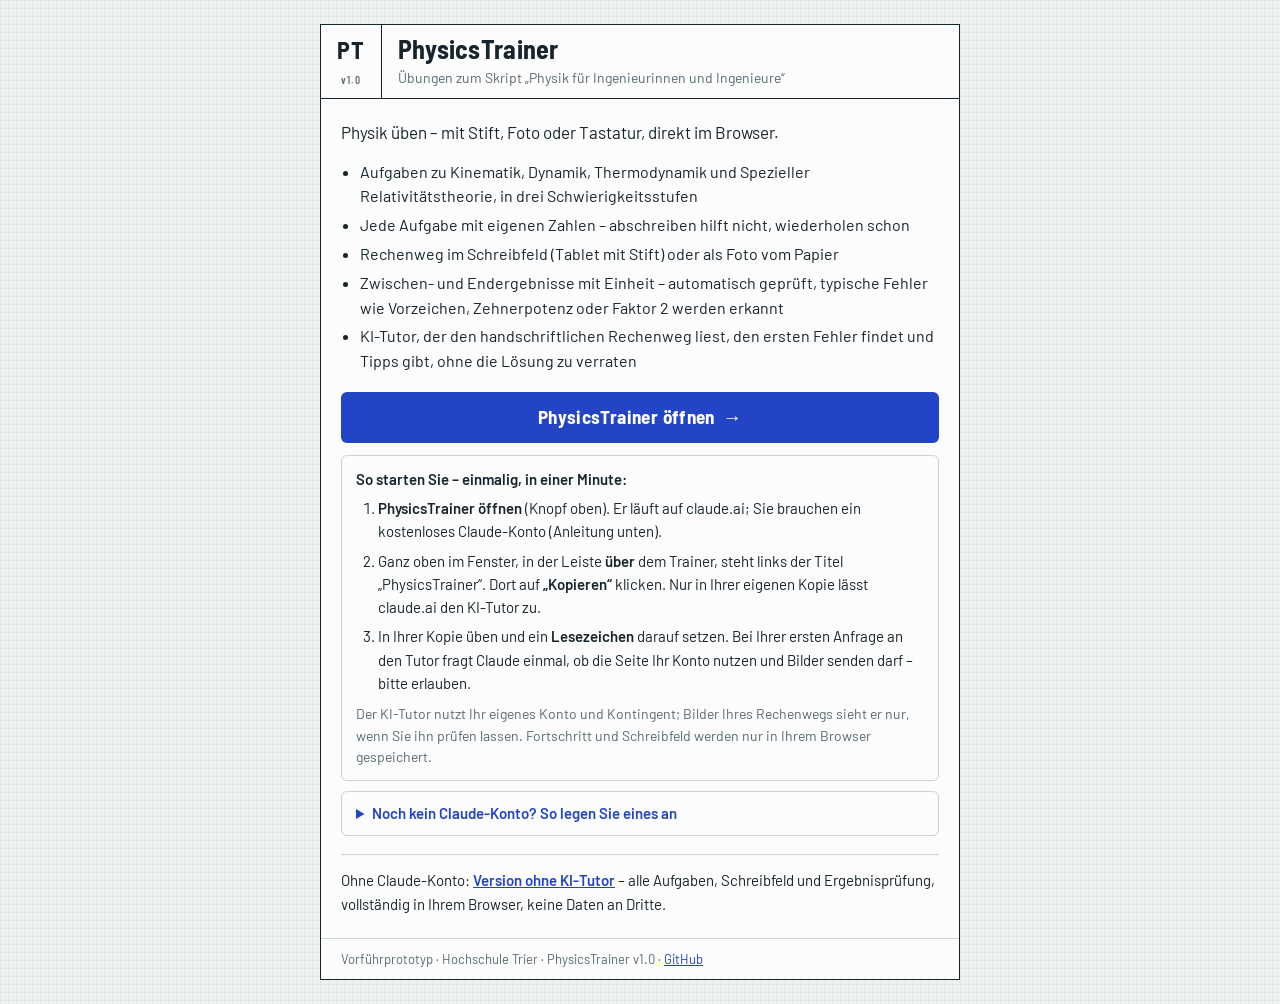
<file: index.html>
<!doctype html>
<html lang="de">
<head>
<meta charset="utf-8">
<meta name="viewport" content="width=device-width,initial-scale=1">
<title>PhysicsTrainer</title>
<meta name="description" content="Physik-Übungen mit Schreibfeld, Foto-Upload, automatischer Ergebnisprüfung und KI-Tutor (Vorführprototyp, Hochschule Trier)">
<link rel="stylesheet" href="ohne-tutor/fonts/fonts.css">
<style>
  :root {
    --paper: #edf1ef; --sheet: #fbfcfb; --ink: #17242c; --muted: #586972; --line: #cbd6d2;
    --accent: #2344c4; --accent-ink: #ffffff; --grid: rgba(23, 36, 44, .045); --ok: #1d7a47; --warn: #8a5a00;
    --font-display: "Barlow Semi Condensed", "Arial Narrow", Arial, sans-serif;
    --font-body: "Barlow", "Segoe UI", "Helvetica Neue", Arial, sans-serif;
    color-scheme: light;
  }
  @media (prefers-color-scheme: dark) {
    :root { --paper: #0e1417; --sheet: #151d21; --ink: #e1e8e5; --muted: #93a39d; --line: #283439;
            --accent: #93a8ff; --accent-ink: #0e1417; --grid: rgba(225, 232, 229, .035); --ok: #6fcf97; --warn: #f0b75a; color-scheme: dark; }
  }
  * { box-sizing: border-box; }
  body {
    margin: 0; min-height: 100vh; display: grid; place-items: center; padding: 24px 16px;
    background-color: var(--paper); color: var(--ink); font: 16px/1.55 var(--font-body);
    background-image: linear-gradient(var(--grid) 1px, transparent 1px), linear-gradient(90deg, var(--grid) 1px, transparent 1px);
    background-size: 8px 8px;
  }
  main { width: min(640px, 100%); background: var(--sheet); border: 1.5px solid var(--ink); }
  header { display: grid; grid-template-columns: auto minmax(0, 1fr) auto; border-bottom: 1.5px solid var(--ink); }
  .mark { display: grid; place-items: center; padding: 8px 16px; border-right: 1.5px solid var(--ink); font: 700 24px/1 var(--font-display); letter-spacing: .04em; }
  .mark span { display: block; font-size: 10px; letter-spacing: .14em; color: var(--muted); margin-top: 4px; font-weight: 600; min-height: 1em; }
  .name { padding: 10px 16px; min-width: 0; }
  h1 { margin: 0; font: 700 26px/1.1 var(--font-display); letter-spacing: .01em; }
  .name p { margin: 3px 0 0; color: var(--muted); font-size: 14px; }
  .lang { display: flex; align-items: center; padding: 0 12px; border-left: 1px solid var(--line); }
  .lang button { border: 1px solid var(--line); background: transparent; color: inherit; font: 600 13px/1 var(--font-body); padding: 7px 9px; cursor: pointer; }
  .lang button + button { border-left: 0; }
  .lang button[aria-pressed="true"] { background: var(--ink); color: var(--sheet); border-color: var(--ink); }
  .body { padding: 20px 20px 22px; }
  .lead { margin: 0 0 14px; font-size: 17px; }
  ul { margin: 0 0 18px; padding-left: 1.2em; display: grid; gap: 4px; }
  .cta { display: flex; align-items: center; justify-content: center; gap: 8px; width: 100%; padding: 14px 18px; border-radius: 6px;
         background: var(--accent); color: var(--accent-ink); font: 700 19px/1.2 var(--font-display); letter-spacing: .02em; text-decoration: none; }
  .cta:hover { filter: brightness(1.08); }
  .note { margin: 12px 0 0; padding: 12px 14px; border: 1px solid var(--line); border-radius: 6px; font-size: 15px; }
  .note p { margin: 0 0 6px; } .note p:last-child { margin: 0; }
  .note ol { margin: 0 0 8px; padding-left: 22px; display: grid; gap: 6px; }
  .note .small { color: var(--muted); font-size: 14px; }
  .howto { margin: 10px 0 0; border: 1px solid var(--line); border-radius: 6px; font-size: 15px; }
  .howto summary { cursor: pointer; padding: 10px 14px; font-weight: 600; color: var(--accent); }
  .howto ol { margin: 0; padding: 0 16px 0 36px; display: grid; gap: 6px; }
  .howto p { margin: 10px 14px 12px; color: var(--muted); font-size: 14px; }
  .status { margin: 0 0 18px; padding: 12px 14px; border: 1.5px solid var(--line); border-left-width: 6px; border-radius: 6px; font-size: 15px; }
  .status.ok { border-color: var(--ok); }
  .status.new { border-color: var(--warn); }
  .status h2 { margin: 0 0 6px; font: 700 18px/1.25 var(--font-display); }
  .status p { margin: 0 0 6px; } .status p:last-child { margin: 0; }
  .status ul, .status ol { margin: 0 0 10px; padding-left: 22px; display: grid; gap: 4px; }
  .alt { margin: 18px 0 0; padding-top: 14px; border-top: 1px solid var(--line); font-size: 15px; }
  .alt a { color: var(--accent); font-weight: 600; }
  footer { padding: 10px 20px; border-top: 1px solid var(--line); color: var(--muted); font-size: 13px; }
  a { color: var(--accent); }
  :focus-visible { outline: 2px solid var(--accent); outline-offset: 2px; }
  [hidden] { display: none !important; }
  @media (max-width: 480px) {
    header { grid-template-columns: auto minmax(0, 1fr); }
    .lang { grid-column: 1 / -1; border-left: 0; border-top: 1px solid var(--line); padding: 8px 12px; }
    h1 { font-size: 22px; } .mark { padding: 8px 12px; font-size: 20px; }
    .body { padding: 16px; } .lead { font-size: 16px; }
  }

</style>
</head>
<body>
<main>
  <header>
    <div class="mark" aria-hidden="true">PT<span>v1.0</span></div>
    <div class="name">
      <h1>PhysicsTrainer</h1>
      <p>Übungen zum Skript „Physik für Ingenieurinnen und Ingenieure“</p>
    </div>
  </header>

  <div class="body">
    <p class="lead">Physik üben – mit Stift, Foto oder Tastatur, direkt im Browser.</p>
    <ul>
      <li>Aufgaben zu Kinematik, Dynamik, Thermodynamik und Spezieller Relativitätstheorie, in drei Schwierigkeitsstufen</li>
      <li>Jede Aufgabe mit eigenen Zahlen – abschreiben hilft nicht, wiederholen schon</li>
      <li>Rechenweg im Schreibfeld (Tablet mit Stift) oder als Foto vom Papier</li>
      <li>Zwischen- und Endergebnisse mit Einheit – automatisch geprüft, typische Fehler wie Vorzeichen, Zehnerpotenz oder Faktor 2 werden erkannt</li>
      <li>KI-Tutor, der den handschriftlichen Rechenweg liest, den ersten Fehler findet und Tipps gibt, ohne die Lösung zu verraten</li>
    </ul>
    <a class="cta" href="https://claude.ai/artifact/8RCA5axkuq7qL9z5iaBoFC">PhysicsTrainer öffnen <span aria-hidden="true">→</span></a>
    <div class="note">
      <p><b>So starten Sie – einmalig, in einer Minute:</b></p>
      <ol>
        <li><b>PhysicsTrainer öffnen</b> (Knopf oben). Er läuft auf claude.ai; Sie brauchen ein kostenloses Claude-Konto (Anleitung unten).</li>
        <li>Ganz oben im Fenster, in der Leiste <b>über</b> dem Trainer, steht links der Titel „PhysicsTrainer“. Dort auf <b>„Kopieren“</b> klicken. Nur in Ihrer eigenen Kopie lässt claude.ai den KI-Tutor zu.</li>
        <li>In Ihrer Kopie üben und ein <b>Lesezeichen</b> darauf setzen. Bei Ihrer ersten Anfrage an den Tutor fragt Claude einmal, ob die Seite Ihr Konto nutzen und Bilder senden darf – bitte erlauben.</li>
      </ol>
      <p class="small">Der KI-Tutor nutzt Ihr eigenes Konto und Kontingent; Bilder Ihres Rechenwegs sieht er nur, wenn Sie ihn prüfen lassen. Fortschritt und Schreibfeld werden nur in Ihrem Browser gespeichert.</p>
    </div>
    <details class="howto">
      <summary>Noch kein Claude-Konto? So legen Sie eines an</summary>
      <ol>
        <li>Klicken Sie oben auf <b>PhysicsTrainer öffnen</b> oder öffnen Sie <a href="https://claude.ai" rel="noopener">claude.ai</a>. Ohne Anmeldung erscheint dort die Anmeldeseite.</li>
        <li>Melden Sie sich mit Ihrem <b>Google-Konto</b> an oder geben Sie Ihre <b>E-Mail-Adresse</b> ein (z.B. die der Hochschule). Sie bekommen dann einen Anmeldelink per E-Mail – ein Passwort gibt es nicht.</li>
        <li>Beim ersten Mal bestätigen Sie Ihre <b>Handynummer</b> mit einem Code per SMS (Festnetz- und Internet-Telefonnummern funktionieren nicht).</li>
        <li>Der kostenlose Plan genügt. Danach öffnet sich der PhysicsTrainer – falls nicht, klicken Sie hier einfach noch einmal auf den Knopf. Weiter geht es mit Schritt 2 oben („Kopieren“).</li>
      </ol>
      <p>Voraussetzung ist ein Mindestalter von 18 Jahren. Das Konto besteht bei Anthropic, dem Anbieter von Claude; es gelten dessen Nutzungsbedingungen und Datenschutzhinweise. Wer das nicht möchte, nutzt die Version ohne KI-Tutor (unten).</p>
    </details>
    <p class="alt">Ohne Claude-Konto: <a href="ohne-tutor/">Version ohne KI-Tutor</a> – alle Aufgaben, Schreibfeld und Ergebnisprüfung, vollständig in Ihrem Browser, keine Daten an Dritte.</p>
  </div>

  <footer>Vorführprototyp · Hochschule Trier · PhysicsTrainer v1.0 · <a href="https://github.com/profweber/PhysicsTrainer">GitHub</a></footer>
</main>
</body>
</html>
</file>
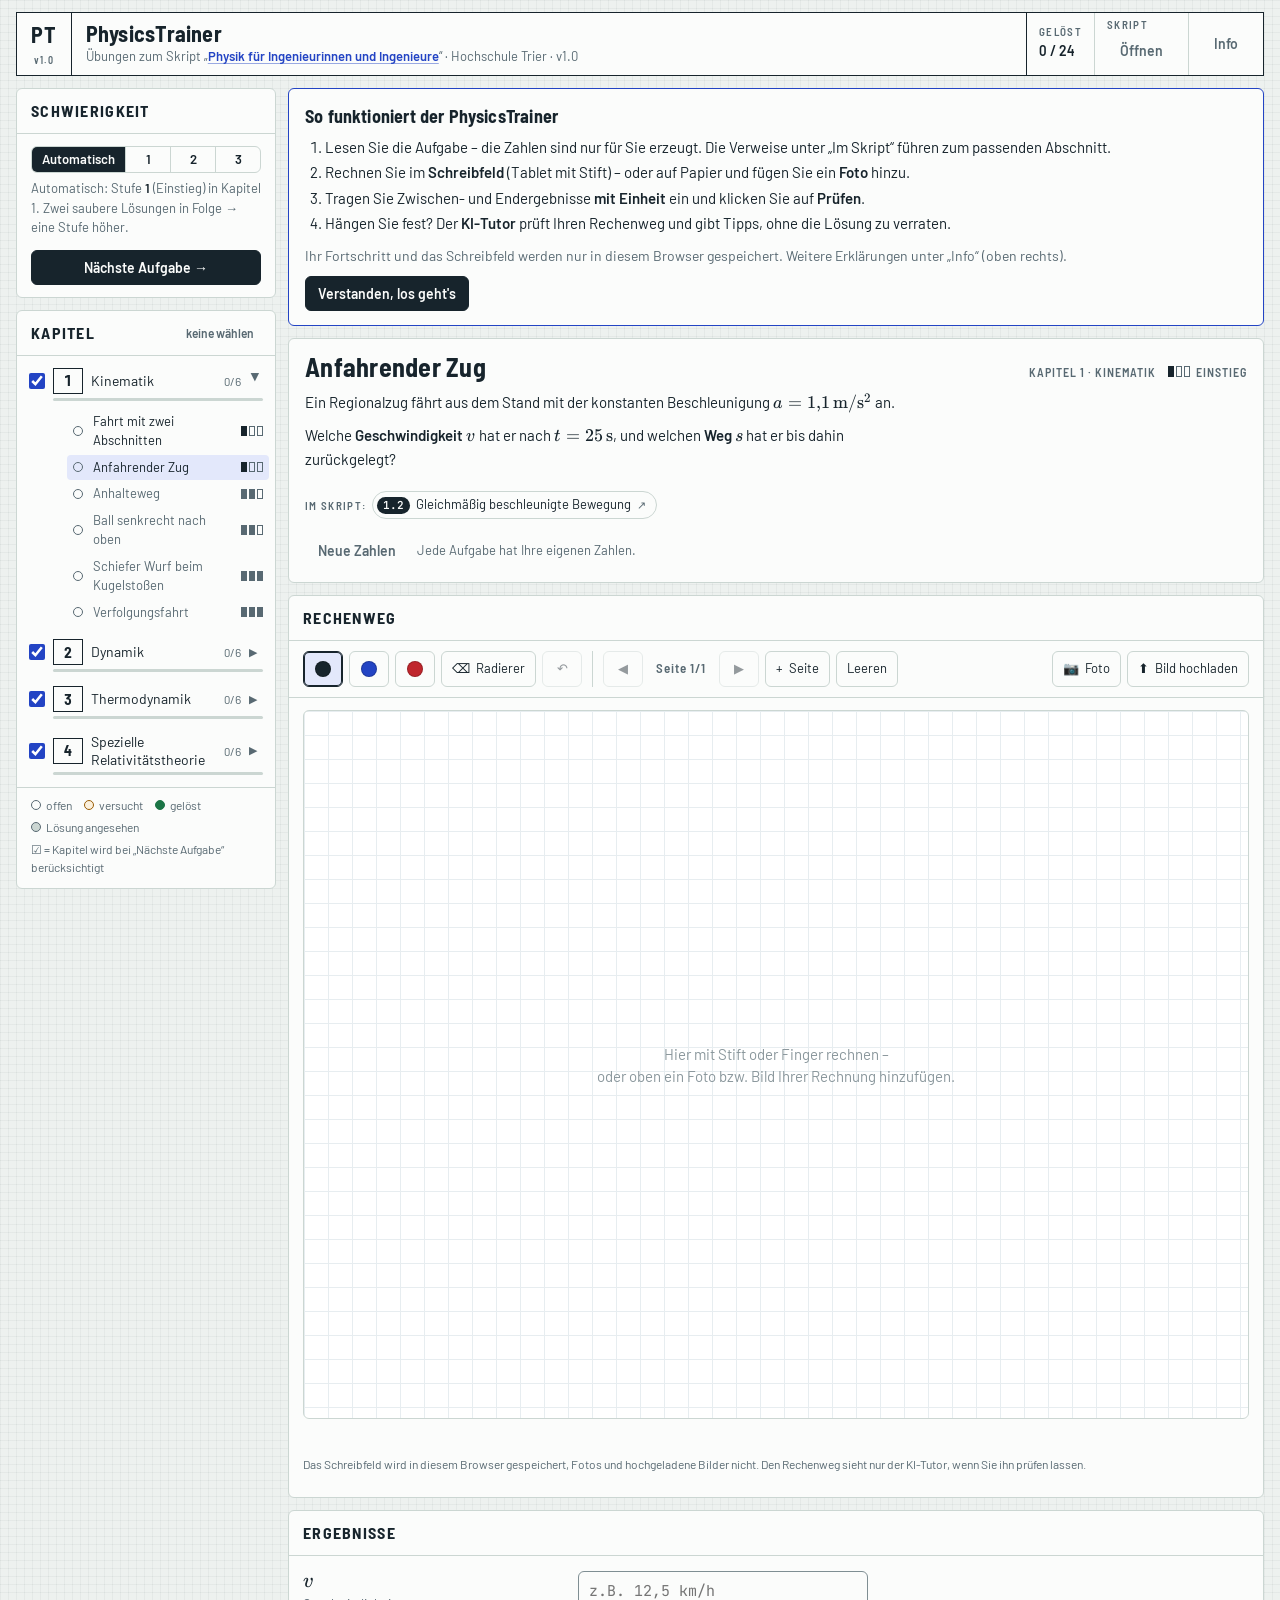
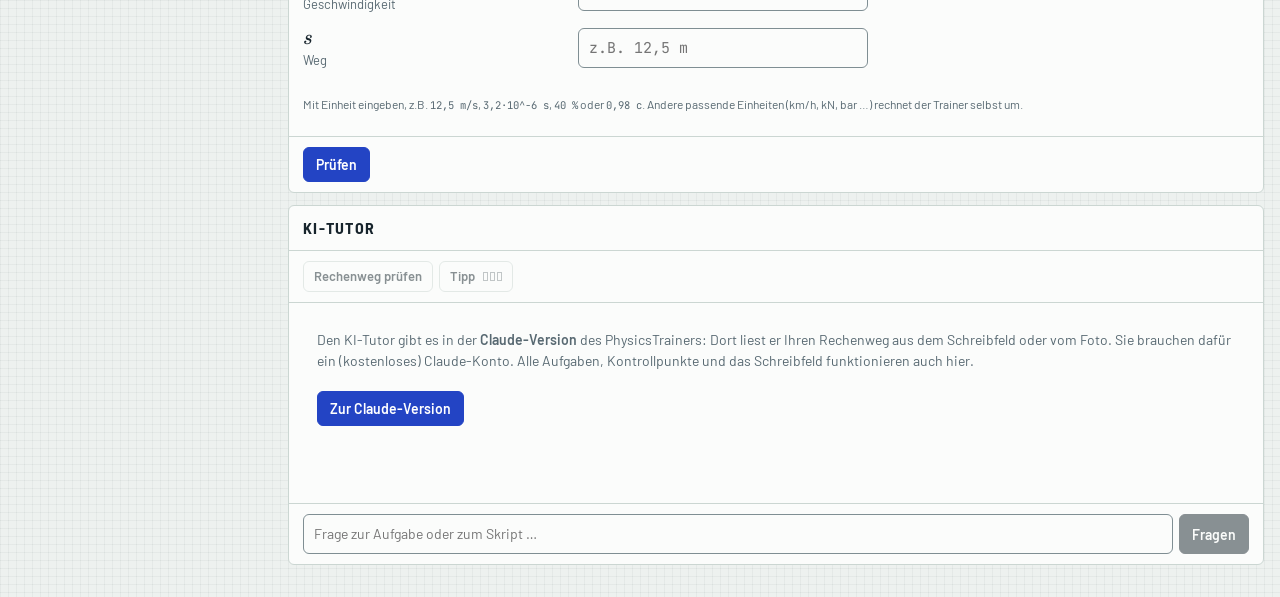
<file: ohne-tutor/index.html>
<!doctype html>
<html lang="de">
<head>
<meta charset="utf-8">
<meta name="viewport" content="width=device-width,initial-scale=1,viewport-fit=cover">
<title>PhysicsTrainer (ohne KI-Tutor)</title>
<link rel="stylesheet" href="fonts/fonts.css">
<link rel="stylesheet" href="katex/katex.min.css">
<script src="katex/katex.min.js"></script>
<style>body{margin:0}[hidden]{display:none!important}</style>
</head>
<body>
<style>
/* Layout: Zeichnungs-Schriftfeld als Kopf, darunter drei Spalten – Kapitel | Aufgabe + Editor | KI-Tutor. Millimeterpapier als Grund. */
:root {
  --paper: #edf1ef;
  --sheet: #fbfcfb;
  --ink: #17242c;
  --muted: #586972;
  --line: #cbd6d2;
  --grid: rgba(23, 36, 44, .045);
  --accent: #2344c4;
  --accent-soft: #e3e8fb;
  --accent-ink: #ffffff;
  --hi: #f6dc7a;
  --ok: #1b7546;
  --ok-soft: #e1f2e8;
  --warn: #9a5d06;
  --warn-soft: #fbf0dc;
  --bad: #b3232b;
  --bad-soft: #fbe5e6;
  --code-bg: #f5f7f6;
  --code-ink: #1e2a31;
  --tk-kw: #8b1fa6;
  --tk-str: #1b7546;
  --tk-num: #b2520b;
  --tk-com: #627177;
  --field: #7f8e93;
  --tk-fn: #2344c4;
  --tk-bi: #0f6f86;
  --font-display: "Barlow Semi Condensed", "Arial Narrow", "Helvetica Neue", Arial, sans-serif;
  --font-body: "Barlow", "Segoe UI", "Helvetica Neue", Arial, sans-serif;
  --font-mono: "JetBrains Mono", ui-monospace, "SFMono-Regular", Menlo, Consolas, monospace;
  --r: 6px;
}
@media (prefers-color-scheme: dark) {
  :root:not([data-theme="light"]) {
    --paper: #0e1417; --sheet: #151d21; --ink: #e1e8e5; --muted: #93a39d; --line: #283439; --grid: rgba(225, 232, 229, .035);
    --accent: #93a8ff; --accent-soft: #1d2747; --accent-ink: #0e1417; --hi: #5f5216;
    --ok: #63cf93; --ok-soft: #12291d; --warn: #e7ae55; --warn-soft: #2c220f; --bad: #ff8086; --bad-soft: #321619;
    --code-bg: #10171a; --code-ink: #dfe7e4;
    --tk-kw: #d99cf0; --tk-str: #8fd8a9; --tk-num: #f2ad6f; --tk-com: #7d8e95; --field: #617176; --tk-fn: #93a8ff; --tk-bi: #6fd0e2;
    color-scheme: dark;
  }
}
:root[data-theme="dark"] {
  --paper: #0e1417; --sheet: #151d21; --ink: #e1e8e5; --muted: #93a39d; --line: #283439; --grid: rgba(225, 232, 229, .035);
  --accent: #93a8ff; --accent-soft: #1d2747; --accent-ink: #0e1417; --hi: #5f5216;
  --ok: #63cf93; --ok-soft: #12291d; --warn: #e7ae55; --warn-soft: #2c220f; --bad: #ff8086; --bad-soft: #321619;
  --code-bg: #10171a; --code-ink: #dfe7e4;
  --tk-kw: #d99cf0; --tk-str: #8fd8a9; --tk-num: #f2ad6f; --tk-com: #7d8e95; --field: #617176; --tk-fn: #93a8ff; --tk-bi: #6fd0e2;
  color-scheme: dark;
}

* { box-sizing: border-box; }
body {
  background-color: var(--paper);
  background-image:
    linear-gradient(var(--grid) 1px, transparent 1px),
    linear-gradient(90deg, var(--grid) 1px, transparent 1px);
  background-size: 8px 8px;
  color: var(--ink);
  font: 15px/1.5 var(--font-body);
  padding-left: max(16px, env(safe-area-inset-left, 0px));
  padding-right: max(16px, env(safe-area-inset-right, 0px));
  padding-block: 12px 32px;
}
button, input, select, textarea { font: inherit; color: inherit; }
a { color: var(--accent); }
:focus-visible { outline: 2px solid var(--accent); outline-offset: 2px; }
code, pre, kbd { font-family: var(--font-mono); font-size: .88em; }
h1, h2, h3 { font-family: var(--font-display); margin: 0; text-wrap: balance; letter-spacing: .01em; }

/* ---------- Kopf: Schriftfeld */
.titleblock {
  max-width: 1560px; margin: 0 auto 12px;
  display: grid; grid-template-columns: auto 1fr auto; align-items: stretch;
  border: 1.5px solid var(--ink); background: var(--sheet);
}
.tb-mark {
  display: grid; place-items: center; padding: 6px 14px; border-right: 1.5px solid var(--ink);
  font: 700 22px/1 var(--font-display); letter-spacing: .04em;
}
.tb-mark span { display: block; font-size: 10px; letter-spacing: .14em; font-weight: 600; color: var(--muted); margin-top: 3px; }
.tb-name { padding: 8px 14px; min-width: 0; }
.tb-name h1 { font-size: 22px; line-height: 1.1; font-weight: 700; }
.tb-name p { margin: 2px 0 0; color: var(--muted); font-size: 13px; overflow-wrap: anywhere; }
.tb-tools { display: flex; align-items: stretch; border-left: 1.5px solid var(--ink); }
.tb-cell { display: flex; flex-direction: column; justify-content: center; gap: 3px; padding: 6px 12px; border-left: 1px solid var(--line); }
.tb-cell:first-child { border-left: 0; }
.tb-label { font: 600 11px/1 var(--font-display); letter-spacing: .12em; text-transform: uppercase; color: var(--muted); }
.tb-value { font-variant-numeric: tabular-nums; font-weight: 600; font-size: 14px; white-space: nowrap; }
.dot { display: inline-block; width: 8px; height: 8px; border-radius: 50%; background: var(--warn); margin-right: 6px; vertical-align: 1px; }
.dot.ready { background: var(--ok); }
.dot.err { background: var(--bad); }

.tb-cell .seg { align-self: flex-start; }
.seg { display: inline-flex; border: 1px solid var(--line); border-radius: var(--r); overflow: hidden; background: var(--sheet); }
.seg button { border: 0; background: transparent; padding: 3px 10px; cursor: pointer; font-weight: 600; font-size: 13px; }
.seg button + button { border-left: 1px solid var(--line); }
.seg button[aria-pressed="true"] { background: var(--ink); color: var(--sheet); }

/* ---------- Grundraster */
.app {
  max-width: 1560px; margin: 0 auto;
  display: grid; gap: 12px;
  grid-template-columns: 280px minmax(0, 1fr) 380px;
  align-items: start;
}
.panel { background: var(--sheet); border: 1px solid var(--line); border-radius: var(--r); min-width: 0; }
.panel-h { display: flex; align-items: center; justify-content: space-between; gap: 8px; padding: 10px 14px; border-bottom: 1px solid var(--line); }
.panel-h h2 { font-size: 16px; font-weight: 700; text-transform: uppercase; letter-spacing: .08em; }
.panel-b { padding: 12px 14px; }
.eyebrow { font: 600 11px/1.2 var(--font-display); letter-spacing: .12em; text-transform: uppercase; color: var(--muted); }

/* ---------- Kapitel */
.side { position: sticky; top: max(12px, env(safe-area-inset-top, 0px)); display: grid; gap: 12px; align-content: start;
  max-height: calc(100vh - 24px); overflow-y: auto; overscroll-behavior: contain; scrollbar-width: thin; padding: 1px; margin: -1px; }
.chapters { list-style: none; margin: 0; padding: 6px; display: grid; gap: 2px; }
.chap { border-radius: var(--r); }
.chap-row { display: grid; grid-template-columns: auto minmax(0, 1fr); align-items: center; gap: 4px 8px; padding: 6px 6px; border-radius: var(--r); }
.chap-row > label { display: grid; place-items: center; padding: 4px; margin: -4px; cursor: pointer; }
.chap-open { display: grid; grid-template-columns: 30px minmax(0, 1fr) auto 14px; align-items: center; gap: 8px; width: 100%; border: 0; background: transparent; padding: 0; text-align: left; cursor: pointer; color: inherit; border-radius: 4px; }
.chap-open .caret { color: var(--muted); font-size: 11px; transition: transform .15s; }
.chap-open[aria-expanded="true"] .caret { transform: rotate(90deg); }
.chap-row:hover { background: var(--code-bg); }
.chap-row label.chap-label { display: contents; }
.chap-row input { margin: 0; accent-color: var(--accent); width: 16px; height: 16px; }
.chap-num { font: 700 15px/1 var(--font-display); border: 1.5px solid var(--ink); height: 26px; display: grid; place-items: center; font-variant-numeric: tabular-nums; }
.chap-title { font-size: 14px; line-height: 1.25; overflow-wrap: break-word; hyphens: auto; -webkit-hyphens: auto; }
.chap-count { font-size: 12px; color: var(--muted); font-variant-numeric: tabular-nums; }
.chap-bar { grid-column: 2 / 3; height: 3px; background: var(--line); border-radius: 2px; overflow: hidden; }
.chap-bar i { display: block; height: 100%; background: var(--ok); }
.chap.off .chap-num { border-color: var(--line); color: var(--muted); }
.chap.off .chap-title { color: var(--muted); }
.ex-list { list-style: none; margin: 2px 0 6px 44px; padding: 0; display: grid; gap: 1px; }
.ex-list button { width: 100%; text-align: left; display: grid; grid-template-columns: 14px minmax(0, 1fr) auto; gap: 6px; align-items: center; border: 0; background: transparent; padding: 3px 6px; border-radius: 4px; cursor: pointer; font-size: 13px; }
.ex-list button:hover { background: var(--code-bg); }
.ex-list button > span:nth-child(2) { overflow-wrap: break-word; hyphens: auto; -webkit-hyphens: auto; min-width: 0; }
.ex-list button.off-level { color: var(--muted); }
.ex-list button.off-level .pips i.on { background: var(--muted); border-color: var(--muted); }
.ex-list button[aria-current="true"] { background: var(--accent-soft); }
.ex-state { width: 10px; height: 10px; border: 1.5px solid var(--muted); border-radius: 50%; }
.ex-state.solved { background: var(--ok); border-color: var(--ok); }
.ex-state.tried { border-color: var(--warn); background: var(--warn-soft); }
.ex-state.peek { border-color: var(--muted); background: var(--line); }
.pips { display: inline-flex; gap: 2px; }
.pips i { width: 6px; height: 10px; border: 1px solid var(--muted); }
.pips i.on { background: var(--ink); border-color: var(--ink); }
.ex-ai { font-size: 10px; font-weight: 700; color: var(--accent); margin-left: 4px; }

.field { display: grid; gap: 6px; }
.field + .field { margin-top: 12px; }
.switch { display: flex; gap: 8px; align-items: flex-start; font-size: 13px; color: var(--muted); }
.switch input { margin-top: 3px; accent-color: var(--accent); }
.levelnote { font-size: 13px; color: var(--muted); margin: 0; }
.levelnote b { color: var(--ink); }

/* ---------- Aufgabe */
.main { display: grid; gap: 12px; min-width: 0; }
.task-head { display: flex; flex-wrap: wrap; align-items: baseline; gap: 6px 14px; padding: 14px 16px 6px; }
.task-head h2 { font-size: 26px; font-weight: 700; line-height: 1.1; flex: 1 1 260px; }
.tag { display: inline-flex; flex-wrap: wrap; gap: 4px 12px; align-items: center; font: 600 12px/1.2 var(--font-display); letter-spacing: .08em; text-transform: uppercase; color: var(--muted); }
.tag .pips i { height: 11px; }
.tag-lvl { display: inline-flex; align-items: center; gap: 6px; white-space: nowrap; }
.badge-ai { font: 600 11px/1 var(--font-display); letter-spacing: .08em; text-transform: uppercase; color: var(--accent); border: 1px solid var(--accent); padding: 3px 6px; border-radius: 3px; }
.task-body { padding: 4px 16px 12px; max-width: 78ch; }
.task-body p { margin: 0 0 .6em; }
.task-body ul, .task-body ol { margin: 0 0 .6em; padding-left: 1.3em; }
.task-body code, .md code { background: var(--code-bg); border: 1px solid var(--line); border-radius: 3px; padding: 0 4px; }
.refs { display: flex; flex-wrap: wrap; gap: 6px; align-items: center; padding: 0 16px 14px; }
.ref {
  display: inline-flex; align-items: baseline; gap: 6px; text-decoration: none; color: var(--ink);
  border: 1px solid var(--line); border-radius: 999px; padding: 3px 10px 3px 4px; font-size: 13px; background: var(--sheet);
}
.ref:hover { border-color: var(--accent); }
.ref b { font: 700 11px/1 var(--font-mono); background: var(--ink); color: var(--sheet); border-radius: 999px; padding: 3px 6px; }
.ref::after { content: "↗"; color: var(--muted); font-size: 11px; }

/* ---------- Editor */
.editor-wrap { border-top: 1px solid var(--line); }
.toolbar { display: flex; flex-wrap: wrap; gap: 8px; align-items: center; padding: 10px 16px; border-bottom: 1px solid var(--line); background: var(--sheet); }
.toolbar .grow { flex: 1; }
.btn {
  display: inline-flex; align-items: center; gap: 6px; border: 1px solid var(--line); background: var(--sheet);
  padding: 6px 12px; border-radius: var(--r); cursor: pointer; font-weight: 600; font-size: 14px; white-space: nowrap;
}
.btn:hover { border-color: var(--ink); }
.btn:disabled { opacity: .5; cursor: not-allowed; }
#subtitle a { color: var(--accent); font-weight: 600; text-decoration: underline; text-decoration-color: color-mix(in srgb, var(--accent) 45%, transparent); text-underline-offset: 2px; }
#subtitle a:hover { text-decoration-color: currentColor; }
.btn.primary { background: var(--accent); color: var(--accent-ink); border-color: var(--accent); }
.btn.primary:hover { filter: brightness(1.08); }
.btn.dark { background: var(--ink); color: var(--sheet); border-color: var(--ink); }
.btn.ghost { border-color: transparent; background: transparent; color: var(--muted); }
.btn.ghost:hover { color: var(--ink); border-color: var(--line); }
.kbd { font: 500 11px/1 var(--font-mono); opacity: .7; }

.ed { --ed-lh: 21px; position: relative; display: grid; grid-template-columns: auto minmax(0, 1fr); background: var(--code-bg); font: 14px/var(--ed-lh) var(--font-mono); }
.ed-gutter { padding: 12px 8px 12px 12px; text-align: right; color: var(--tk-com); user-select: none; border-right: 1px solid var(--line); font-variant-numeric: tabular-nums; white-space: pre; min-width: 3.2em; }
.ed-gutter .err { color: var(--bad); font-weight: 600; }
.ed-area { position: relative; min-width: 0; overflow: hidden; }
.ed-area pre, .ed-area textarea {
  margin: 0; padding: 12px 14px; border: 0; font: inherit; white-space: pre; tab-size: 4; letter-spacing: 0;
  width: 100%; min-height: 100%;
}
.ed-area pre { position: absolute; inset: 0; color: var(--code-ink); pointer-events: none; overflow: hidden; }
.ed-area textarea {
  position: relative; display: block; resize: none; background: transparent; color: transparent; caret-color: var(--ink);
  overflow-x: auto; overflow-y: hidden; outline: none;
}
.ed-area textarea::selection { background: color-mix(in srgb, var(--accent) 28%, transparent); color: transparent; }
.ed:has(textarea:focus-visible) { box-shadow: inset 0 0 0 2px var(--accent); }
.tk-kw { color: var(--tk-kw); font-weight: 600; }
.tk-str { color: var(--tk-str); }
.tk-num { color: var(--tk-num); }
.tk-com { color: var(--tk-com); font-style: italic; }
.tk-fn { color: var(--tk-fn); font-weight: 600; }
.tk-bi { color: var(--tk-bi); }
.tk-self { color: var(--tk-kw); font-style: italic; }
.errline { position: absolute; left: 0; right: 0; height: var(--ed-lh, 21px); background: var(--bad-soft); pointer-events: none; }

.io { display: grid; grid-template-columns: minmax(0, 1fr) 200px; border-top: 1px solid var(--line); }
.io > div { min-width: 0; }
.io .io-out { border-right: 1px solid var(--line); }
.io-h { display: flex; justify-content: space-between; align-items: center; padding: 6px 12px; border-bottom: 1px solid var(--line); }
.console { margin: 0; padding: 10px 12px; font: 13px/1.5 var(--font-mono); white-space: pre-wrap; overflow-wrap: anywhere; max-height: 280px; overflow: auto; min-height: 64px; }
.console .stderr { color: var(--bad); }
.console .muted { color: var(--muted); }
#stdin { width: 100%; height: calc(100% - 31px); min-height: 72px; border: 0; padding: 10px 12px; font: 13px/1.5 var(--font-mono); resize: vertical; background: transparent; }

/* ---------- Ergebnisse */
.verdict { display: flex; gap: 12px; align-items: center; padding: 12px 16px; border-bottom: 1px solid var(--line); }
.verdict strong { font: 700 18px/1.1 var(--font-display); letter-spacing: .02em; }
.verdict.ok { background: var(--ok-soft); color: var(--ok); }
.verdict.bad { background: var(--bad-soft); color: var(--bad); }
.verdict.warn { background: var(--warn-soft); color: var(--warn); }
.verdict p { margin: 0; color: var(--ink); font-size: 14px; }
.meter { margin-left: auto; font: 700 20px/1 var(--font-display); font-variant-numeric: tabular-nums; }
.checks { list-style: none; margin: 0; padding: 8px 16px 12px; display: grid; gap: 4px; }
.checks li { display: grid; grid-template-columns: 18px minmax(0, 1fr); gap: 8px; font-size: 14px; }
.checks li::before { font-weight: 700; }
.checks li.ok::before { content: "✓"; color: var(--ok); }
.checks li.no::before { content: "✗"; color: var(--bad); }
.notes { padding: 0 16px 14px; display: grid; gap: 6px; }
.note { border-left: 3px solid var(--warn); background: var(--warn-soft); padding: 6px 10px; font-size: 14px; border-radius: 0 4px 4px 0; }
.note.absent, .note.forbidden { border-color: var(--bad); background: var(--bad-soft); }
.note.missing { border-color: var(--accent); background: var(--accent-soft); }
.note a { margin-left: 4px; }
.solution { margin: 0 16px 16px; border: 1px dashed var(--line); border-radius: var(--r); }
.solution summary { cursor: pointer; padding: 8px 12px; font-weight: 600; }
.codeblock { margin: 0; padding: 10px 12px; background: var(--code-bg); font: 13px/1.5 var(--font-mono); overflow-x: auto; white-space: pre; border-radius: 0 0 var(--r) var(--r); }

/* ---------- KI-Tutor */
.tutor { position: sticky; top: max(12px, env(safe-area-inset-top, 0px)); display: flex; flex-direction: column; max-height: calc(100vh - 24px); }
.tutor-actions { display: flex; flex-wrap: wrap; gap: 6px; padding: 10px 14px; border-bottom: 1px solid var(--line); }
.tutor-actions .btn { font-size: 13px; padding: 5px 10px; }
.hintmeter { display: inline-flex; gap: 2px; margin-left: 2px; }
.hintmeter i { width: 5px; height: 9px; border: 1px solid currentColor; opacity: .5; }
.hintmeter i.on { background: currentColor; opacity: 1; }
.chat { flex: 1; overflow-y: auto; padding: 12px 14px; display: grid; gap: 10px; align-content: start; min-height: 200px; }
.msg { font-size: 14px; line-height: 1.5; max-width: 100%; min-width: 0; }
.msg.user { justify-self: end; background: var(--accent-soft); border-radius: 10px 10px 2px 10px; padding: 6px 10px; max-width: 88%; }
.msg.ai { border-left: 2px solid var(--ink); padding-left: 10px; }
.msg.ai .who { font: 600 11px/1 var(--font-display); letter-spacing: .12em; text-transform: uppercase; color: var(--muted); margin-bottom: 4px; }
.msg.sys { color: var(--muted); font-size: 13px; font-style: italic; }
.md p { margin: 0 0 .5em; }
.md ul, .md ol { margin: 0 0 .5em; padding-left: 1.2em; }
.md pre { margin: 0 0 .5em; padding: 8px 10px; background: var(--code-bg); border: 1px solid var(--line); border-radius: 4px; overflow-x: auto; font: 12.5px/1.45 var(--font-mono); white-space: pre; }
.md pre code { background: none; border: 0; padding: 0; }
.md .ref { font-size: 12px; margin: 1px 0; }
.thinking { color: var(--muted); font-style: italic; }
.chat-form { display: grid; grid-template-columns: minmax(0, 1fr) auto; gap: 6px; padding: 10px 14px; border-top: 1px solid var(--line); }
.chat-form textarea { resize: none; height: 40px; border: 1px solid var(--field); border-radius: var(--r); padding: 8px 10px; background: var(--sheet); font-size: 14px; }
.ai-off { padding: 14px; font-size: 14px; color: var(--muted); }
.gen { padding: 10px 14px; border-top: 1px solid var(--line); display: grid; gap: 6px; }
.gen p { margin: 0; font-size: 13px; color: var(--muted); }
.progress { border: 1px solid var(--accent); background: var(--accent-soft); border-radius: var(--r); padding: 10px 12px; font-size: 13.5px; display: grid; gap: 6px; }
.progress .row { display: flex; align-items: center; gap: 8px; }
.progress .row strong { font-weight: 600; }
.progress .steps { list-style: none; margin: 0; padding: 0; display: grid; gap: 2px; color: var(--muted); }
.progress .steps li.now { color: var(--ink); font-weight: 600; }
.progress .steps li.done { color: var(--ok); }
.progress .steps li::before { content: "○ "; }
.progress .steps li.now::before { content: "▸ "; color: var(--accent); }
.progress .steps li.done::before { content: "✓ "; }
.progress .hint { color: var(--muted); font-size: 12.5px; }
.progress .btn { justify-self: start; font-size: 13px; padding: 4px 10px; }
.spin { display: inline-block; flex: none; width: 14px; height: 14px; border: 2px solid currentColor; border-right-color: transparent; border-radius: 50%; animation: spin .8s linear infinite; color: var(--accent); }
.thinking .spin { width: 11px; height: 11px; margin-right: 6px; vertical-align: -1px; }
.thinking .secs { font-style: normal; }
.check-status.busy { color: var(--muted); background: var(--code-bg); }

dialog { border: 1.5px solid var(--ink); border-radius: var(--r); background: var(--sheet); color: var(--ink); max-width: min(640px, calc(100vw - 32px)); padding: 0; }
dialog::backdrop { background: rgba(10, 16, 20, .45); }
dialog .panel-b p { margin: 0 0 .7em; }
dialog .panel-b ul { margin: 0 0 .7em; padding-left: 1.2em; }

.empty { padding: 24px 16px; color: var(--muted); }
.sr { position: absolute; width: 1px; height: 1px; overflow: hidden; clip: rect(0 0 0 0); }

/* ---------- Klausurtraining */
.seg-wide { width: 100%; display: grid; grid-template-columns: 1fr 1fr; }
.seg-wide button { padding: 6px 8px; font-size: 14px; }
.seg-fill { width: 100%; display: grid; grid-auto-flow: column; grid-auto-columns: 1fr; }
.exam-timer { font: 700 40px/1 var(--font-display); font-variant-numeric: tabular-nums; letter-spacing: .02em; }
.exam-timer.low { color: var(--bad); }
.exam-sub { color: var(--muted); font-size: 13px; margin-top: 4px; }
.exam-nav { list-style: none; margin: 0; padding: 6px; display: grid; gap: 2px; }
.exam-nav button { width: 100%; text-align: left; display: grid; grid-template-columns: 26px minmax(0, 1fr) auto; gap: 8px; align-items: center; border: 0; background: transparent; padding: 6px; border-radius: var(--r); cursor: pointer; font-size: 14px; }
.exam-nav button:hover { background: var(--code-bg); }
.exam-nav button[aria-current="true"] { background: var(--accent-soft); }
.exam-nav .num { font: 700 15px/1 var(--font-display); border: 1.5px solid var(--ink); height: 26px; display: grid; place-items: center; font-variant-numeric: tabular-nums; }
.exam-nav .meta { display: block; font-size: 12px; color: var(--muted); }
.exam-nav .state { font-size: 12px; color: var(--muted); font-variant-numeric: tabular-nums; white-space: nowrap; }
.exam-nav .state.edited { color: var(--ok); }
.exam-nav .state.full { color: var(--ok); font-weight: 600; }
.exam-nav .state.part { color: var(--warn); font-weight: 600; }
.exam-nav .state.zero { color: var(--bad); font-weight: 600; }
.confirm { display: grid; gap: 8px; padding: 10px; border: 1px solid var(--bad); background: var(--bad-soft); border-radius: var(--r); font-size: 14px; }
.confirm .row { display: flex; gap: 8px; flex-wrap: wrap; }
.btn.danger { background: var(--bad); border-color: var(--bad); color: var(--sheet); }
.history { list-style: none; margin: 0; padding: 0; display: grid; gap: 4px; font-size: 13px; }
.history li { display: grid; grid-template-columns: auto minmax(0, 1fr) auto; gap: 8px; align-items: baseline; }
.history .pct { font-weight: 700; font-variant-numeric: tabular-nums; }
.history .when { color: var(--muted); font-variant-numeric: tabular-nums; }
.history .chs { color: var(--muted); overflow-wrap: anywhere; }
.intro { padding: 16px; max-width: 78ch; }
.disclaimer { border: 1.5px solid var(--warn); background: var(--warn-soft); border-radius: var(--r); padding: 12px 14px; margin-bottom: 16px; }
.disclaimer h3 { font: 700 14px/1.2 var(--font-display); letter-spacing: .1em; text-transform: uppercase; color: var(--warn); margin-bottom: 6px; }
.disclaimer ul { margin: 0; padding-left: 1.2em; display: grid; gap: 4px; }
.disclaimer li { font-size: 14px; }
.intro h2 { font-size: 24px; margin-bottom: 8px; }
.intro p { margin: 0 0 .7em; }
.intro ul { margin: 0 0 .7em; padding-left: 1.2em; }
.points-table { border-collapse: collapse; margin: 4px 0 10px; font-size: 14px; }
.points-table td, .points-table th { border: 1px solid var(--line); padding: 4px 10px; text-align: left; font-variant-numeric: tabular-nums; }
.points-table th { font: 600 12px/1.2 var(--font-display); letter-spacing: .08em; text-transform: uppercase; color: var(--muted); }
.score-head { display: grid; gap: 10px; padding: 16px; border-bottom: 1px solid var(--line); }
.score-head .big { font: 700 34px/1 var(--font-display); font-variant-numeric: tabular-nums; }
.score-head .big small { font-size: 18px; color: var(--muted); font-weight: 600; }
.bar { height: 10px; background: var(--line); border-radius: 5px; overflow: hidden; }
.bar i { display: block; height: 100%; background: var(--accent); }
.score-head p { margin: 0; color: var(--muted); font-size: 14px; }
.task-res { border-bottom: 1px solid var(--line); }
.task-res > summary { list-style: none; cursor: pointer; display: grid; grid-template-columns: 26px minmax(0, 1fr) auto; gap: 10px; align-items: center; padding: 12px 16px; }
.task-res > summary::-webkit-details-marker { display: none; }
.task-res > summary .num { font: 700 15px/1 var(--font-display); border: 1.5px solid var(--ink); height: 26px; display: grid; place-items: center; }
.task-res > summary .pts { font: 700 18px/1 var(--font-display); font-variant-numeric: tabular-nums; }
.task-res .pts.full { color: var(--ok); } .task-res .pts.part { color: var(--warn); } .task-res .pts.zero { color: var(--bad); }
.task-res .body { padding: 0 16px 14px; display: grid; gap: 8px; }
.task-res .checks, .task-res .notes { padding: 0; }
.task-res details.code { border: 1px dashed var(--line); border-radius: var(--r); }
.task-res details.code summary { cursor: pointer; padding: 6px 10px; font-weight: 600; font-size: 14px; }
.review-refs { padding: 14px 16px; display: flex; flex-wrap: wrap; gap: 6px; align-items: center; }

/* ---------- Ohne KI-Tutor (per Konfiguration abgeschaltet) */
.no-tutor .tutor { display: none !important; }
.no-tutor .app { grid-template-columns: 280px minmax(0, 1fr); }
.note.off { border-color: var(--bad); background: var(--bad-soft); }
.link-intro { border: 1px solid var(--line); border-radius: var(--r); padding: 10px 12px; font-size: 13.5px; background: var(--code-bg); }
.link-intro p { margin: 0 0 .4em; } .link-intro p:last-child { margin: 0; }
.link-mode .tutor-actions .btn::after, .link-mode .chat-form .btn::after { content: " ↗"; }
.chap-sub { display: block; font-size: 11.5px; color: var(--muted); }
.chap.pre { display: flex; align-items: center; gap: 8px; margin: 0 6px 4px 30px; padding: 2px 0 8px; border-bottom: 1px dashed var(--line); border-radius: 0; font-size: 12.5px; color: var(--muted); }
.chap.pre .chap-num { width: 30px; height: 20px; flex: none; border: 1px dashed var(--muted); font-size: 11px; letter-spacing: -.02em; color: var(--muted); }

/* ---------- Bedienhilfen (UX-Überarbeitung) */
.skip { position: absolute; left: 16px; top: -48px; z-index: 100; background: var(--ink); color: var(--sheet); padding: 8px 14px; border-radius: var(--r); font-weight: 600; text-decoration: none; }
.skip:focus { top: 8px; }
.legend { display: flex; flex-wrap: wrap; gap: 4px 12px; margin: 0; padding: 8px 14px 12px; border-top: 1px solid var(--line); font-size: 12px; color: var(--muted); }
.legend span { display: inline-flex; align-items: center; gap: 5px; }
.legend .ex-state { display: inline-block; }
.check-status { border: 0; background: transparent; padding: 4px 8px; border-radius: var(--r); font-weight: 600; font-size: 13px; cursor: pointer; }
.check-status:empty { display: none; }
.check-status.ok { color: var(--ok); background: var(--ok-soft); }
.check-status.bad { color: var(--bad); background: var(--bad-soft); }
.check-status.warn { color: var(--warn); background: var(--warn-soft); }
.btn[aria-busy="true"] { cursor: progress; }
.btn[aria-busy="true"]::after { content: ""; width: 12px; height: 12px; border: 2px solid currentColor; border-right-color: transparent; border-radius: 50%; animation: spin .8s linear infinite; }
@keyframes spin { to { transform: rotate(360deg); } }
.btn.confirming { border-color: var(--bad); color: var(--bad); background: var(--bad-soft); }
.welcome { padding: 14px 16px; border-color: var(--accent); }
.welcome h2 { font-size: 18px; margin-bottom: 6px; }
.welcome ol { margin: 0 0 10px; padding-left: 1.3em; display: grid; gap: 3px; }
.welcome p { margin: 0 0 10px; color: var(--muted); font-size: 14px; }
.welcome .row { display: flex; flex-wrap: wrap; gap: 8px; }
dialog > .panel-h { position: sticky; top: 0; z-index: 2; background: var(--sheet); }
.notice { padding: 12px 16px; border-color: var(--accent); display: flex; flex-wrap: wrap; align-items: center; gap: 10px 14px; }
.notice p { margin: 0; flex: 1 1 320px; font-size: 14px; }
.notice .row, .xfer .row { display: flex; flex-wrap: wrap; align-items: center; gap: 8px; }
.ai-off .btn { margin-top: 10px; }
.ai-off .xmsg { display: block; margin-top: 8px; }
dialog .steps { margin: 0 0 .9em; padding-left: 1.3em; display: grid; gap: 6px; }
.xfer { border-top: 1px solid var(--line); margin-top: 14px; padding-top: 12px; }
.xfer h3 { font-size: 15px; margin: 0 0 6px; }
.xfer [data-xfer-box] { margin-top: 10px; }
.xfer textarea { display: block; width: 100%; box-sizing: border-box; margin: 4px 0 8px; font: 12px/1.4 var(--font-mono); padding: 6px 8px; border: 1px solid var(--field); border-radius: 4px; background: var(--sheet); color: var(--ink); resize: vertical; word-break: break-all; }
.xmsg { font-size: 13px; color: var(--muted); }
.mbar, .drawer-h, .backdrop { display: none; }
@media (hover: none) { .kbd { display: none; } }
@media (pointer: coarse) {
  .btn, .seg button, .check-status { min-height: 44px; }
  .ex-list button { padding: 9px 6px; }
  .chap-row { padding: 8px 6px; }
  .chap-row input, .switch input { width: 20px; height: 20px; }
  textarea, #stdin, .chat-form textarea { font-size: 16px; }
  .ed { --ed-lh: 24px; font-size: 16px; }
}

@media (max-width: 1280px) {
  .app { grid-template-columns: 260px minmax(0, 1fr); grid-template-rows: auto 1fr; }
  .side { grid-row: 1 / span 2; }
  .tutor { grid-column: 2; position: static; max-height: none; }
  .chat { max-height: 480px; }
}
@media (max-width: 860px) {
  .app { grid-template-columns: minmax(0, 1fr); }
  .app { grid-template-rows: none; }
  .side { position: static; grid-row: auto; max-height: none; overflow: visible; margin: 0; padding: 0; }
  .tutor { grid-column: 1; }
  .titleblock { grid-template-columns: auto minmax(0, 1fr); margin-bottom: 8px; }
  .tb-tools { grid-column: 1 / -1; border-left: 0; border-top: 1.5px solid var(--ink); display: grid; grid-template-columns: auto auto minmax(0, 1fr) auto; }
  .tb-cell { padding: 6px 10px; }
  .tb-value { white-space: normal; }
  /* Leiste mit Aufgabenliste und „Nächste Aufgabe“ (nur im Übungsmodus) */
  .view-exam:not(.exam-running) .tutor { display: none; }
  .view-practice #mbar-practice, .view-exam #nav-toggle, .view-exam #mbar-next, .view-exam .mbar-info { display: none; }
  .view-exam:not(.exam-running) .mbar { display: flex; margin: 0 -16px 10px; padding: 8px 16px; border-bottom: 1px solid var(--line); }
  .view-practice .mbar { display: flex; position: sticky; top: 0; z-index: 30; gap: 8px; align-items: center; margin: 0 -16px 10px; padding: 8px 16px;
    background: color-mix(in srgb, var(--paper) 92%, transparent); backdrop-filter: blur(6px); border-bottom: 1px solid var(--line); }
  .mbar .mbar-info { flex: 1; min-width: 0; font-size: 13px; color: var(--muted); overflow: hidden; text-overflow: ellipsis; white-space: nowrap; }
  .view-practice .side { position: fixed; z-index: 50; top: 0; bottom: 0; left: 0; width: min(380px, 88vw); margin: 0; padding: 12px 12px 24px;
    overflow-y: auto; overscroll-behavior: contain; background: var(--paper); border-right: 1.5px solid var(--ink);
    transform: translateX(-105%); visibility: hidden; transition: transform .2s ease, visibility 0s linear .2s; }
  .view-practice.nav-open .side { transform: none; visibility: visible; transition: transform .2s ease; box-shadow: 0 0 40px rgba(0, 0, 0, .25); }
  .view-practice .drawer-h { display: flex; align-items: center; justify-content: space-between; gap: 8px; padding: 0 2px; }
  .view-practice .drawer-h strong { font: 700 18px/1.2 var(--font-display); }
  .view-practice.nav-open .backdrop { display: block; position: fixed; inset: 0; z-index: 45; background: rgba(10, 16, 20, .45); }
  .view-exam:not(.exam-running) .main { order: -1; }
  .toolbar { padding: 10px 12px; }
  .task-head { padding: 12px 12px 4px; }
  .task-body { padding: 4px 12px 10px; }
  .refs { padding: 0 12px 12px; }
  .io { grid-template-columns: minmax(0, 1fr); }
  .io .io-out { border-right: 0; border-bottom: 1px solid var(--line); }
  .task-head h2 { font-size: 22px; }
}
@media (max-width: 860px) { .no-tutor .app { grid-template-columns: minmax(0, 1fr); } }
@media (max-width: 480px) {
  .tb-mark { padding: 6px 10px; font-size: 18px; }
  .tb-name { padding: 6px 10px; }
  .tb-name h1 { font-size: 19px; }
  .tb-name p { font-size: 12px; }
  .tb-tools { grid-template-columns: auto auto minmax(0, 1fr) auto; }
  .tb-cell { padding: 6px 8px; }
  .pyver { display: none; }
  .mbar .mbar-info { display: none; }
  .view-practice .mbar { justify-content: space-between; }
  .io .io-h { padding: 6px 10px; }
}
@media (prefers-reduced-motion: reduce) { * { transition: none !important; animation: none !important; scroll-behavior: auto !important; } }

/* ---------- PhysicsTrainer: Ergänzungen zum CodingTrainer-Design */
.task-actions { display: flex; flex-wrap: wrap; gap: 8px; align-items: center; padding: 0 16px 14px; }
.task-actions .note-small { font-size: 13px; color: var(--muted); }
.checks { padding: 12px 14px; display: grid; gap: 10px; }
.cp { display: grid; grid-template-columns: minmax(150px, 1fr) minmax(160px, 1.1fr) minmax(0, 1.4fr); gap: 6px 12px; align-items: center; }
.cp-l { display: flex; flex-direction: column; min-width: 0; }
.cp-l .sym { font-size: 17px; }
.cp-l .nm { font-size: 13px; color: var(--muted); }
.cp input { width: 100%; height: 40px; border: 1px solid var(--field); border-radius: var(--r); padding: 6px 10px; background: var(--sheet); font: 15px/1.2 var(--font-mono); }
.cp input.ok { border-color: var(--ok); background: var(--ok-soft); }
.cp input.bad { border-color: var(--bad); }
.cp input.warn { border-color: var(--warn); }
.cp-msg { font-size: 13px; min-height: 1.2em; }
.cp-msg.ok { color: var(--ok); }
.cp-msg.bad { color: var(--bad); }
.cp-msg.warn { color: var(--warn); }
.checks-bar { display: flex; flex-wrap: wrap; gap: 8px; align-items: center; padding: 10px 14px; border-top: 1px solid var(--line); }
.checks-bar .grow { flex: 1; }
.unit-help { font-size: 12px; color: var(--muted); padding: 0 14px 10px; }

/* Rechenweg: Schreibfeld, Foto, Upload */
.work-tools { display: flex; flex-wrap: wrap; gap: 6px; align-items: center; padding: 10px 14px; border-bottom: 1px solid var(--line); }
.work-tools .sep { width: 1px; align-self: stretch; background: var(--line); margin: 0 4px; }
.work-tools .grow { flex: 1; }
.tool { min-width: 40px; height: 36px; border: 1px solid var(--line); border-radius: var(--r); background: var(--sheet); cursor: pointer; display: inline-flex; align-items: center; justify-content: center; gap: 6px; padding: 0 10px; font-size: 13px; }
.tool[aria-pressed="true"] { border-color: var(--ink); box-shadow: inset 0 0 0 1px var(--ink); background: var(--accent-soft); }
.tool:disabled { opacity: .45; cursor: default; }
.swatch { width: 16px; height: 16px; border-radius: 50%; display: inline-block; border: 1px solid rgba(0,0,0,.2); }
.pageinfo { font: 600 13px/1 var(--font-display); letter-spacing: .06em; color: var(--muted); min-width: 64px; text-align: center; }
.pad-wrap { padding: 12px 14px; }
.pad { position: relative; width: 100%; aspect-ratio: 4 / 3; border: 1px solid var(--line); border-radius: var(--r); overflow: hidden;
  background-color: #ffffff; background-image: linear-gradient(#e7edf0 1px, transparent 1px), linear-gradient(90deg, #e7edf0 1px, transparent 1px); background-size: 24px 24px; }
.pad canvas { position: absolute; inset: 0; width: 100%; height: 100%; touch-action: none; cursor: crosshair; }
.pad .pad-hint { position: absolute; left: 50%; top: 50%; transform: translate(-50%, -50%); color: #8a979c; font-size: 15px; text-align: center; pointer-events: none; max-width: 80%; }
.uploads { display: flex; flex-wrap: wrap; gap: 8px; padding: 0 14px 12px; }
.thumb { position: relative; width: 110px; height: 82px; border: 1px solid var(--line); border-radius: var(--r); overflow: hidden; background: #fff; }
.thumb img { width: 100%; height: 100%; object-fit: cover; }
.thumb button { position: absolute; top: 3px; right: 3px; width: 26px; height: 26px; border-radius: 50%; border: 0; background: rgba(0,0,0,.6); color: #fff; cursor: pointer; font-size: 13px; }
.work-note { font-size: 12px; color: var(--muted); padding: 0 14px 12px; }
.sr-file { position: absolute; width: 1px; height: 1px; opacity: 0; pointer-events: none; }

/* Skript */
#skript-dlg { max-width: min(1040px, calc(100vw - 32px)); width: 100%; height: min(860px, calc(100vh - 32px)); }
#skript-dlg[open] { display: flex; flex-direction: column; }
.skript { display: grid; grid-template-columns: 240px minmax(0, 1fr); min-height: 0; flex: 1; }
.skript nav { border-right: 1px solid var(--line); overflow-y: auto; padding: 10px 0; font-size: 14px; }
.skript nav b { display: block; padding: 8px 14px 4px; font: 700 13px/1.2 var(--font-display); letter-spacing: .08em; text-transform: uppercase; color: var(--muted); }
.skript nav a { display: block; padding: 4px 14px 4px 22px; color: var(--ink); text-decoration: none; }
.skript nav a:hover, .skript nav a.cur { background: var(--accent-soft); }
.skript article { overflow-y: auto; padding: 8px 28px 40px; font-size: 15.5px; line-height: 1.6; max-width: 760px; }
.skript h2 { font-size: 26px; margin: 22px 0 6px; }
.skript h3 { font-size: 19px; margin: 22px 0 6px; scroll-margin-top: 10px; }
.skript h3.flash { animation: flash 1.6s ease; }
@keyframes flash { 0% { background: var(--hi); } 100% { background: transparent; } }
.skript .chap-eyebrow { font: 600 12px/1.2 var(--font-display); letter-spacing: .14em; text-transform: uppercase; color: var(--muted); margin-top: 26px; }
.skript .katex-display { overflow-x: auto; overflow-y: hidden; padding: 2px 0; }
#subtitle a, .skript-link { cursor: pointer; }
@media (max-width: 860px) {
  .cp { grid-template-columns: minmax(0, 1fr) minmax(0, 1.2fr); }
  .cp-msg { grid-column: 1 / -1; }
  .skript { grid-template-columns: minmax(0, 1fr); }
  .skript nav { display: none; }
  .skript article { padding: 4px 16px 30px; }
}
@media (max-width: 480px) {
  .cp { grid-template-columns: minmax(0, 1fr); }
}

</style>
<a class="skip" href="#task-panel">Zur Aufgabe springen</a>
<header class="titleblock">
  <div class="tb-mark" aria-hidden="true">PT<span id="tb-version"></span></div>
  <div class="tb-name">
    <h1>PhysicsTrainer</h1>
    <p id="subtitle"></p>
  </div>
  <div class="tb-tools">
    <div class="tb-cell">
      <span class="tb-label">Gelöst</span>
      <span class="tb-value" id="solved-count">0 / 0</span>
    </div>
    <div class="tb-cell">
      <span class="tb-label">Skript</span>
      <button type="button" class="btn ghost" id="skript-btn" data-sec="">Öffnen</button>
    </div>
    <div class="tb-cell">
      <button type="button" class="btn ghost" id="info-btn">Info</button>
    </div>
  </div>
</header>

<nav class="mbar" id="mbar" aria-label="Navigation">
  <button type="button" class="btn" id="nav-toggle" aria-expanded="false" aria-controls="side"><span aria-hidden="true">☰</span> <span>Aufgaben &amp; Kapitel</span></button>
  <span class="mbar-info" id="mbar-info"></span>
  <button type="button" class="btn dark" id="mbar-next">Nächste →</button>
</nav>
<div class="backdrop" id="nav-backdrop"></div>
<div class="sr" id="announce" aria-live="polite"></div>

<div class="app">
  <aside class="side" id="side" aria-label="Aufgaben, Kapitel und Einstellungen">
    <div class="drawer-h"><strong>Aufgaben &amp; Kapitel</strong><button type="button" class="btn ghost" id="nav-close">Schließen</button></div>
    <section class="panel" id="diff-panel">
      <div class="panel-h"><h2 id="diff-h">Schwierigkeit</h2></div>
      <div class="panel-b">
        <div class="field">
          <div class="seg" role="group" id="mode-seg" aria-labelledby="diff-h" style="width:100%;display:grid;grid-template-columns:2fr 1fr 1fr 1fr">
            <button type="button" data-mode="auto">Automatisch</button>
            <button type="button" data-mode="1">1</button>
            <button type="button" data-mode="2">2</button>
            <button type="button" data-mode="3">3</button>
          </div>
          <p class="levelnote" id="level-note"></p>
        </div>
        <div class="field">
          <button type="button" class="btn dark" id="next-btn" style="justify-content:center">Nächste Aufgabe →</button>
        </div>
      </div>
    </section>
    <section class="panel" id="chap-panel">
      <div class="panel-h"><h2>Kapitel</h2><button type="button" class="btn ghost" id="toggle-all" style="padding:2px 6px;font-size:12px"></button></div>
      <ul class="chapters" id="chapters"></ul>
      <p class="legend" id="legend"></p>
    </section>
  </aside>

  <main class="main">
    <section class="panel welcome" id="welcome" hidden></section>
    <section class="panel" id="task-panel" tabindex="-1">
      <div class="task-head">
        <h2 id="task-title"></h2>
        <span class="tag" id="task-tag"></span>
      </div>
      <div class="task-body" id="task-body"></div>
      <div class="refs" id="task-refs"></div>
      <div class="task-actions">
        <button type="button" class="btn ghost" id="new-numbers">Neue Zahlen</button>
        <span class="note-small" id="numbers-note">Jede Aufgabe hat Ihre eigenen Zahlen.</span>
      </div>
    </section>

    <section class="panel" id="work-panel" aria-labelledby="work-h">
      <div class="panel-h"><h2 id="work-h">Rechenweg</h2><span class="eyebrow" id="work-count"></span></div>
      <div class="work-tools" role="toolbar" aria-label="Werkzeuge für das Schreibfeld">
        <button type="button" class="tool" data-pen="#17242c" aria-pressed="true" title="Stift schwarz"><span class="swatch" style="background:#17242c"></span><span class="sr">Stift schwarz</span></button>
        <button type="button" class="tool" data-pen="#2344c4" aria-pressed="false" title="Stift blau"><span class="swatch" style="background:#2344c4"></span><span class="sr">Stift blau</span></button>
        <button type="button" class="tool" data-pen="#c0262d" aria-pressed="false" title="Stift rot"><span class="swatch" style="background:#c0262d"></span><span class="sr">Stift rot</span></button>
        <button type="button" class="tool" id="eraser" aria-pressed="false" title="Radierer">⌫ <span>Radierer</span></button>
        <button type="button" class="tool" id="undo" title="Rückgängig">↶ <span class="sr">Rückgängig</span></button>
        <span class="sep" aria-hidden="true"></span>
        <button type="button" class="tool" id="page-prev" title="Vorige Seite">◀<span class="sr">Vorige Seite</span></button>
        <span class="pageinfo" id="page-info" aria-live="polite"></span>
        <button type="button" class="tool" id="page-next" title="Nächste Seite">▶<span class="sr">Nächste Seite</span></button>
        <button type="button" class="tool" id="page-add" title="Neue Seite">+ <span>Seite</span></button>
        <button type="button" class="tool" id="page-clear" title="Seite leeren">Leeren</button>
        <span class="grow"></span>
        <label class="tool" for="photo-in">📷 <span>Foto</span></label>
        <input type="file" id="photo-in" class="sr-file" accept="image/*" capture="environment">
        <label class="tool" for="upload-in">⬆ <span>Bild hochladen</span></label>
        <input type="file" id="upload-in" class="sr-file" accept="image/*" multiple>
      </div>
      <div class="pad-wrap">
        <div class="pad" id="pad"><canvas id="pad-canvas" aria-label="Schreibfeld für den Rechenweg"></canvas><div class="pad-hint" id="pad-hint">Hier mit Stift oder Finger rechnen –<br>oder oben ein Foto bzw. Bild Ihrer Rechnung hinzufügen.</div></div>
      </div>
      <div class="uploads" id="uploads"></div>
      <p class="work-note">Das Schreibfeld wird in diesem Browser gespeichert, Fotos und hochgeladene Bilder nicht. Den Rechenweg sieht nur der KI-Tutor, wenn Sie ihn prüfen lassen.</p>
    </section>

    <section class="panel" id="check-panel" aria-labelledby="check-h">
      <div class="panel-h"><h2 id="check-h">Ergebnisse</h2></div>
      <div class="checks" id="checks"></div>
      <p class="unit-help">Mit Einheit eingeben, z.B. <code>12,5 m/s</code>, <code>3,2·10^-6 s</code>, <code>40 %</code> oder <code>0,98 c</code>. Andere passende Einheiten (km/h, kN, bar …) rechnet der Trainer selbst um.</p>
      <div class="checks-bar">
        <button type="button" class="btn primary" id="check-btn">Prüfen</button>
        <span class="check-status" id="check-status"></span>
        <span class="grow"></span>
      </div>
    </section>

    <section class="panel" id="result-panel" hidden></section>
  </main>

  <aside class="panel tutor" id="tutor" aria-labelledby="tutor-h">
    <div class="panel-h"><h2 id="tutor-h">KI-Tutor</h2><button type="button" class="btn ghost" id="stop-btn" hidden style="padding:2px 8px;font-size:12px">Stopp</button></div>
    <div class="tutor-actions" id="tutor-actions">
      <button type="button" class="btn" id="ai-review">Rechenweg prüfen</button>
      <button type="button" class="btn" id="ai-hint"><span>Tipp</span><span class="hintmeter" id="hintmeter"><i></i><i></i><i></i></span></button>
    </div>
    <div class="chat" id="chat" aria-live="polite"></div>
    <form class="chat-form" id="chat-form">
      <textarea id="chat-input" rows="1" aria-labelledby="tutor-h" placeholder="Frage zur Aufgabe oder zum Skript …"></textarea>
      <button type="submit" class="btn dark">Fragen</button>
    </form>
  </aside>
</div>

<dialog id="info-dlg" aria-labelledby="info-h">
  <div class="panel-h"><h2 id="info-h">Info</h2><button type="button" class="btn ghost" id="info-close"><span aria-hidden="true">✕</span><span class="sr">Schließen</span></button></div>
  <div class="panel-b" id="info-body"></div>
</dialog>
<dialog id="skript-dlg" aria-labelledby="skript-h">
  <div class="panel-h"><h2 id="skript-h"></h2><button type="button" class="btn ghost" id="skript-close"><span aria-hidden="true">✕</span><span class="sr">Schließen</span></button></div>
  <div class="skript"><nav id="skript-nav" aria-label="Inhalt des Skripts"></nav><article id="skript-body"></article></div>
</dialog>

<script>
/* ====================================================================== Demo-Skript
   Platzhalter-Skript für den Vorführprototypen: kurze Abschnitte mit den Formeln, die die Aufgaben brauchen.
   Jeder Abschnitt: id, Titel, Text (Markdown mit $…$ und $$…$$). */
const SKRIPT_TITLE = "Physik für Ingenieurinnen und Ingenieure";
const SKRIPT = [
  { ch: "1", title: "Kinematik", sections: [
    { id: "1.1", title: "Ort, Geschwindigkeit und Beschleunigung", text: String.raw`Die Kinematik beschreibt Bewegungen, ohne nach ihren Ursachen zu fragen. Für eine Bewegung entlang einer Geraden genügt der Ort $x(t)$. Die **Geschwindigkeit** ist die Änderung des Ortes pro Zeit, die **Beschleunigung** die Änderung der Geschwindigkeit pro Zeit:

$$v = \frac{\mathrm{d}x}{\mathrm{d}t}, \qquad a = \frac{\mathrm{d}v}{\mathrm{d}t}$$

Die **Durchschnittsgeschwindigkeit** über eine Strecke ist immer Gesamtweg durch Gesamtzeit, $\bar v = s_\mathrm{ges} / t_\mathrm{ges}$ – nicht der Mittelwert der Einzelgeschwindigkeiten.

**Einheiten:** $1\,\mathrm{m/s} = 3{,}6\,\mathrm{km/h}$. Rechnen Sie Zwischenergebnisse in SI-Einheiten und rechnen Sie erst am Ende um.` },
    { id: "1.2", title: "Gleichmäßig beschleunigte Bewegung", text: String.raw`Bei konstanter Beschleunigung $a$ gelten mit Anfangsgeschwindigkeit $v_0$ und Anfangsort $x_0$:

$$v(t) = v_0 + a\,t, \qquad x(t) = x_0 + v_0\,t + \tfrac{1}{2}\,a\,t^2$$

Eliminiert man die Zeit, erhält man die zeitfreie Gleichung $v^2 = v_0^2 + 2\,a\,s$. Sie ist besonders nützlich für Bremswege: Aus $v = 0$ folgt $s_B = \dfrac{v_0^2}{2\,a}$ (mit dem Betrag der Bremsverzögerung $a$).

Der **Anhalteweg** setzt sich aus Reaktionsweg $s_R = v_0\,t_R$ (konstante Geschwindigkeit während der Reaktionszeit) und Bremsweg zusammen.

Treffen sich zwei Körper, setzt man ihre Orte gleich, $x_1(t) = x_2(t)$, und löst nach $t$ auf – oft führt das auf eine quadratische Gleichung.` },
    { id: "1.3", title: "Freier Fall und senkrechter Wurf", text: String.raw`In der Nähe der Erdoberfläche erfahren alle Körper (ohne Luftwiderstand) dieselbe Fallbeschleunigung $g = 9{,}81\,\mathrm{m/s^2}$. Zählt man die Höhe $h$ nach oben positiv, gilt für einen senkrechten Wurf mit Abwurfhöhe $h_0$:

$$h(t) = h_0 + v_0\,t - \tfrac{1}{2}\,g\,t^2, \qquad v(t) = v_0 - g\,t$$

Am höchsten Punkt ist $v = 0$; daraus folgen Steigzeit $t_S = v_0/g$ und Steighöhe $\Delta h = \dfrac{v_0^2}{2g}$. Die Flugzeit bis zum Boden erhält man aus $h(t) = 0$ – von den beiden Lösungen der quadratischen Gleichung ist nur die positive physikalisch sinnvoll.` },
    { id: "1.4", title: "Schiefer Wurf", text: String.raw`Beim schiefen Wurf mit Abwurfgeschwindigkeit $v_0$ unter dem Winkel $\alpha$ zerlegt man die Bewegung in zwei unabhängige Anteile: horizontal gleichförmig, vertikal gleichmäßig beschleunigt.

$$x(t) = v_0 \cos\alpha \cdot t, \qquad y(t) = v_0 \sin\alpha \cdot t - \tfrac{1}{2}\,g\,t^2$$

Für Abwurf und Landung auf gleicher Höhe ergeben sich

$$T = \frac{2\,v_0 \sin\alpha}{g}, \qquad W = \frac{v_0^2 \sin(2\alpha)}{g}, \qquad H = \frac{v_0^2 \sin^2\alpha}{2g}$$

Die größte Wurfweite erreicht man (ohne Luftwiderstand) bei $\alpha = 45^\circ$. Achten Sie darauf, ob Ihr Taschenrechner im Grad- oder Bogenmaß rechnet.` },
    { id: "1.5", title: "Kreisbewegung", text: String.raw`Bewegt sich ein Körper mit konstantem Betrag der Geschwindigkeit $v$ auf einem Kreis mit Radius $r$, ändert sich ständig die Richtung der Geschwindigkeit. Dazu ist eine zum Mittelpunkt gerichtete **Zentripetalbeschleunigung** nötig:

$$a_Z = \frac{v^2}{r} = \omega^2 r, \qquad \omega = \frac{2\pi}{T}$$

Die zugehörige Kraft behandelt Abschnitt [[2.6]].` },
  ] },
  { ch: "2", title: "Dynamik", sections: [
    { id: "2.1", title: "Die Newtonschen Axiome", text: String.raw`1. **Trägheitsprinzip:** Ein Körper bleibt in Ruhe oder in gleichförmiger Bewegung, solange keine resultierende Kraft auf ihn wirkt.
2. **Aktionsprinzip:** $\vec F_\mathrm{res} = m\,\vec a$. Die Einheit der Kraft ist $1\,\mathrm{N} = 1\,\mathrm{kg\,m/s^2}$.
3. **Wechselwirkungsprinzip:** Übt ein Körper A eine Kraft auf B aus, so übt B eine gleich große, entgegengesetzte Kraft auf A aus.

**Vorgehen:** Zeichnen Sie für jeden Körper ein Freikörperbild mit allen angreifenden Kräften, legen Sie eine positive Richtung fest und stellen Sie $F_\mathrm{res} = m\,a$ für jede Richtung auf.

In einem beschleunigten Aufzug zeigt eine Personenwaage die **Normalkraft** an, nicht die Gewichtskraft: Bei Beschleunigung $a$ nach oben gilt $F_N = m\,(g + a)$.` },
    { id: "2.2", title: "Gewichtskraft, Normalkraft und Reibung", text: String.raw`Die **Gewichtskraft** ist $F_G = m\,g$. Die **Normalkraft** $F_N$ steht senkrecht auf der Kontaktfläche; auf waagerechtem Boden ohne weitere vertikale Kräfte ist $F_N = F_G$.

Die **Gleitreibungskraft** wirkt der Bewegung entgegen und ist proportional zur Normalkraft:

$$F_R = \mu \, F_N$$

mit der Gleitreibungszahl $\mu$ (z.B. Holz auf Holz etwa 0,3). Die Haftreibung kann bis zu $F_{H,\max} = \mu_H F_N$ betragen; $\mu_H$ ist meist größer als $\mu$.` },
    { id: "2.3", title: "Die schiefe Ebene", text: String.raw`Auf einer schiefen Ebene mit Neigungswinkel $\alpha$ zerlegt man die Gewichtskraft in eine Komponente parallel zur Ebene (**Hangabtriebskraft**) und eine senkrecht dazu:

$$F_H = m\,g \sin\alpha, \qquad F_N = m\,g \cos\alpha$$

Rutscht ein Körper die Ebene hinab, wirkt die Reibung $F_R = \mu\,m\,g\cos\alpha$ nach oben. Die Beschleunigung ist dann

$$a = g\,(\sin\alpha - \mu \cos\alpha)$$

Der Körper rutscht nur, wenn $\tan\alpha > \mu_H$ ist.` },
    { id: "2.4", title: "Arbeit, Energie und Leistung", text: String.raw`Arbeit ist Kraft mal Weg in Kraftrichtung, $W = F\,s\cos\varphi$. Wichtige Energieformen:

$$E_\mathrm{kin} = \tfrac{1}{2}\,m\,v^2, \qquad E_\mathrm{pot} = m\,g\,h$$

**Energieerhaltung:** Ohne Reibung bleibt die mechanische Energie erhalten, $E_\mathrm{kin} + E_\mathrm{pot} = \text{konst.}$ Daraus folgt für einen Körper, der von der Höhe $h_1$ mit $v_1$ auf die Höhe $h_2$ gelangt:

$$v_2 = \sqrt{v_1^2 + 2\,g\,(h_1 - h_2)}$$

Die Masse kürzt sich heraus. **Leistung** ist Arbeit pro Zeit, $P = W/t$, Einheit $1\,\mathrm{W} = 1\,\mathrm{J/s}$.` },
    { id: "2.5", title: "Impuls und Stoß", text: String.raw`Der Impuls ist $\vec p = m\,\vec v$. In einem abgeschlossenen System bleibt der Gesamtimpuls erhalten – bei jedem Stoß.

Beim **vollständig inelastischen Stoß** bewegen sich die Körper danach gemeinsam:

$$m_1 v_1 + m_2 v_2 = (m_1 + m_2)\,v'$$

Die kinetische Energie bleibt dabei **nicht** erhalten; ein Teil wird in Wärme und Verformung umgewandelt. Beim **ballistischen Pendel** nutzt man nacheinander Impulserhaltung (Stoß) und Energieerhaltung (Ausschwingen auf die Höhe $h$).` },
    { id: "2.6", title: "Zentripetalkraft und Kurvenfahrt", text: String.raw`Für eine Kreisbewegung (siehe [[1.5]]) ist die resultierende Kraft zum Mittelpunkt

$$F_Z = \frac{m\,v^2}{r}$$

Bei einem Auto in einer ebenen Kurve muss die Haftreibung diese Kraft aufbringen: $\frac{m v^2}{r} \le \mu_H\,m\,g$, also $v_{\max} = \sqrt{\mu_H\,g\,r}$.

In einer **überhöhten Kurve** mit Neigungswinkel $\beta$ liefert ohne Reibung die Normalkraft die Zentripetalkraft. Für die Auslegungsgeschwindigkeit $v$ gilt

$$\tan\beta = \frac{v^2}{g\,r}$$` },
  ] },
  { ch: "3", title: "Thermodynamik", sections: [
    { id: "3.1", title: "Temperatur und Wärmeausdehnung", text: String.raw`Die absolute Temperatur $T$ wird in Kelvin gemessen: $T/\mathrm{K} = \vartheta/{}^\circ\mathrm{C} + 273{,}15$. **Temperaturdifferenzen** sind in Kelvin und Grad Celsius gleich groß.

Feste Körper dehnen sich bei Erwärmung aus. Für die Längenänderung gilt

$$\Delta L = \alpha\,L_0\,\Delta T$$

mit dem Längenausdehnungskoeffizienten $\alpha$ (Stahl: $12 \cdot 10^{-6}\,\mathrm{K^{-1}}$, Aluminium: $23 \cdot 10^{-6}\,\mathrm{K^{-1}}$). Brücken und Schienen brauchen deshalb Dehnfugen.` },
    { id: "3.2", title: "Wärmemenge und spezifische Wärmekapazität", text: String.raw`Um einen Körper der Masse $m$ um $\Delta T$ zu erwärmen, braucht man die Wärme

$$Q = c\,m\,\Delta T$$

mit der spezifischen Wärmekapazität $c$ (Wasser: $4190\,\mathrm{J/(kg\,K)}$, Kupfer: $385\,\mathrm{J/(kg\,K)}$).

**Mischtemperatur:** Bringt man Körper unterschiedlicher Temperatur zusammen (ohne Wärmeverluste), gibt der wärmere so viel Wärme ab, wie der kältere aufnimmt:

$$\sum_i c_i\,m_i\,(T_m - T_i) = 0 \quad\Rightarrow\quad T_m = \frac{\sum c_i m_i T_i}{\sum c_i m_i}$$

Liefert ein Heizgerät die elektrische Leistung $P$ mit Wirkungsgrad $\eta$, dauert das Erwärmen $t = \dfrac{Q}{\eta\,P}$.` },
    { id: "3.3", title: "Das ideale Gas", text: String.raw`Für ein ideales Gas mit der Stoffmenge $n$ gilt die thermische Zustandsgleichung

$$p\,V = n\,R\,T, \qquad R = 8{,}314\,\mathrm{J/(mol\,K)}$$

Dabei sind $p$ der **absolute** Druck und $T$ die **absolute** Temperatur. Bei konstantem Volumen (isochor) folgt $\dfrac{p_1}{T_1} = \dfrac{p_2}{T_2}$, bei konstanter Temperatur (isotherm) $p_1 V_1 = p_2 V_2$.

**Achtung bei Reifen und Druckbehältern:** Manometer zeigen meist den Überdruck gegenüber der Umgebung an, $p_\mathrm{abs} = p_{\ddot{u}} + p_\mathrm{atm}$ mit $p_\mathrm{atm} \approx 1{,}013\,\mathrm{bar}$.` },
    { id: "3.4", title: "Der erste Hauptsatz", text: String.raw`Die innere Energie $U$ eines Systems ändert sich durch zugeführte Wärme $Q$ und am System verrichtete Arbeit $W$:

$$\Delta U = Q + W$$

Bei einem idealen Gas hängt $U$ nur von der Temperatur ab. Bei einer **isothermen** Zustandsänderung ist deshalb $\Delta U = 0$ und $Q = -W$. Für die am Gas verrichtete Arbeit bei isothermer Kompression von $V_1$ auf $V_2$ gilt

$$W = n\,R\,T\,\ln\frac{V_1}{V_2} = p_1 V_1 \ln\frac{V_1}{V_2}$$

Das Gas gibt bei der Kompression also genau diese Arbeit als Wärme an die Umgebung ab.` },
    { id: "3.5", title: "Wärmekraftmaschinen und Wirkungsgrad", text: String.raw`Eine Wärmekraftmaschine nimmt die Wärme $Q_\mathrm{zu}$ bei hoher Temperatur auf, gibt Arbeit $W$ ab und führt die Abwärme $Q_\mathrm{ab} = Q_\mathrm{zu} - W$ an ein kälteres Reservoir ab. Der Wirkungsgrad ist

$$\eta = \frac{W}{Q_\mathrm{zu}}$$

Keine Maschine zwischen den Temperaturen $T_h$ und $T_k$ kann den **Carnot-Wirkungsgrad** übertreffen:

$$\eta_C = 1 - \frac{T_k}{T_h} \qquad (T \text{ in Kelvin!})$$

Für Leistungen gelten dieselben Beziehungen mit $P = \eta\,\dot Q_\mathrm{zu}$.` },
  ] },
  { ch: "4", title: "Spezielle Relativitätstheorie", sections: [
    { id: "4.1", title: "Die Postulate und der Lorentzfaktor", text: String.raw`Einstein stellte zwei Postulate auf: Die Naturgesetze gelten in allen Inertialsystemen gleich, und die Lichtgeschwindigkeit im Vakuum hat in jedem Inertialsystem denselben Wert $c = 299\,792\,458\,\mathrm{m/s}$.

Viele Effekte lassen sich mit dem **Lorentzfaktor** ausdrücken:

$$\beta = \frac{v}{c}, \qquad \gamma = \frac{1}{\sqrt{1 - \beta^2}} \ge 1$$

Für Alltagsgeschwindigkeiten ist $\gamma \approx 1$; erst nahe der Lichtgeschwindigkeit wird $\gamma$ groß.` },
    { id: "4.2", title: "Zeitdilatation", text: String.raw`Eine bewegte Uhr geht langsamer. Vergeht im Ruhesystem der Uhr die **Eigenzeit** $\tau_0$, misst ein Beobachter, gegenüber dem sich die Uhr mit $v$ bewegt, die Zeit

$$\tau = \gamma\,\tau_0$$

**Beispiel Myonen:** Myonen entstehen in etwa 10 km Höhe und haben eine mittlere Lebensdauer von $2{,}2\,\mu\mathrm{s}$. Klassisch kämen sie im Mittel nur rund 660 m weit; dank Zeitdilatation erreichen viele den Erdboden.

Bei Reisen gilt: Für die Reisenden vergeht die Zeit $t' = t/\gamma$, wenn auf der Erde $t$ vergeht.` },
    { id: "4.3", title: "Längenkontraktion", text: String.raw`Ein bewegter Körper ist in Bewegungsrichtung verkürzt. Hat er in seinem Ruhesystem die **Eigenlänge** $L_0$, misst ein Beobachter

$$L = \frac{L_0}{\gamma}$$

Quer zur Bewegungsrichtung tritt keine Verkürzung auf. Aus Sicht von Raumfahrenden ist auch die Strecke zu einem Ziel verkürzt: Statt $d$ legen sie nur $d/\gamma$ zurück – das ist dieselbe Physik wie die Zeitdilatation, nur aus dem anderen System betrachtet.` },
    { id: "4.4", title: "Relativistische Energie und Impuls", text: String.raw`Ein Teilchen mit Ruhemasse $m$ hat die Ruheenergie $E_0 = m c^2$ und die Gesamtenergie

$$E = \gamma\,m c^2, \qquad E_\mathrm{kin} = E - m c^2 = (\gamma - 1)\,m c^2$$

Für den Impuls gilt $p = \gamma\,m\,v$ und der Zusammenhang $E^2 = (p c)^2 + (m c^2)^2$. In der Teilchenphysik gibt man Energien in Elektronenvolt an ($1\,\mathrm{eV} = 1{,}602 \cdot 10^{-19}\,\mathrm{J}$), Impulse in $\mathrm{eV}/c$.

Ruheenergien: Elektron $0{,}511\,\mathrm{MeV}$, Proton $938{,}3\,\mathrm{MeV}$. Ein Elektron, das die Spannung $U$ durchläuft, gewinnt die Energie $E_\mathrm{kin} = e\,U$.

**Rechentipp:** Für sehr große $\gamma$ liefert $1 - \beta$ auf dem Taschenrechner oft 0. Nutzen Sie dann $1 - \beta \approx \dfrac{1}{2\gamma^2}$.` },
    { id: "4.5", title: "Relativistische Geschwindigkeitsaddition", text: String.raw`Bewegt sich ein Raumschiff mit $u$ gegenüber der Erde und startet es eine Sonde mit $v'$ (gemessen im Raumschiff) in Flugrichtung, so hat die Sonde gegenüber der Erde die Geschwindigkeit

$$v = \frac{u + v'}{1 + \dfrac{u\,v'}{c^2}}$$

Das Ergebnis ist immer kleiner als $c$. Für eine Sonde, die nach hinten gestartet wird, ersetzt man $v'$ durch $-v'$. Für kleine Geschwindigkeiten geht die Formel in die klassische Addition $v = u + v'$ über.` },
  ] },
];

/* ====================================================================== Aufgaben
   Jede Aufgabe erzeugt mit einem Zufallsgenerator r eigene Zahlen (params), daraus Text, Kontrollpunkte und Musterlösung.
   Kontrollpunkte: k (Schlüssel), sym (LaTeX), name, q (Größenart für die Einheitenprüfung), unit (Einheit in der Musterlösung),
   v(p) = Sollwert in SI-Einheiten, tol = relative Toleranz (Standard 1 %). */
const G = 9.81, C = 299792458, R_GAS = 8.314, LY = 9.4607e15;
const rad = d => d * Math.PI / 180;
const gam = b => 1 / Math.sqrt(1 - b * b);

const TASKS = [
  // ------------------------------------------------------------------ 1 Kinematik
  { id: "k1-avg", ch: "1", lvl: 1, title: "Fahrt mit zwei Abschnitten", refs: ["1.1"],
    params: r => ({ s1: r.step(40, 120, 10), v1: r.step(90, 130, 10), s2: r.step(10, 50, 5), v2: r.step(30, 60, 10) }),
    text: p => String.raw`Ein Auto fährt zuerst $s_1 = ${tx(p.s1)}\,\mathrm{km}$ auf der Autobahn mit konstant $v_1 = ${tx(p.v1)}\,\mathrm{km/h}$ und danach $s_2 = ${tx(p.s2)}\,\mathrm{km}$ durch eine Baustelle mit $v_2 = ${tx(p.v2)}\,\mathrm{km/h}$.

Berechnen Sie die **Gesamtfahrzeit** $t_\mathrm{ges}$ und die **Durchschnittsgeschwindigkeit** $\bar v$ über die ganze Strecke.`,
    checks: [
      { k: "t", sym: "t_\\mathrm{ges}", name: "Gesamtfahrzeit", q: "time", unit: "min", v: p => (p.s1 / p.v1 + p.s2 / p.v2) * 3600 },
      { k: "v", sym: "\\bar v", name: "Durchschnittsgeschwindigkeit", q: "velocity", unit: "km/h", v: p => (p.s1 + p.s2) / (p.s1 / p.v1 + p.s2 / p.v2) / 3.6 },
    ],
    solution: p => { const t1 = p.s1 / p.v1, t2 = p.s2 / p.v2, t = t1 + t2; return String.raw`Zeiten der Abschnitte: $t_1 = \frac{s_1}{v_1} = ${tx(t1, 4)}\,\mathrm{h}$, $t_2 = \frac{s_2}{v_2} = ${tx(t2, 4)}\,\mathrm{h}$

$$t_\mathrm{ges} = t_1 + t_2 = ${tx(t, 4)}\,\mathrm{h} = ${tx(t * 60)}\,\mathrm{min}$$

$$\bar v = \frac{s_1 + s_2}{t_\mathrm{ges}} = \frac{${tx(p.s1 + p.s2)}\,\mathrm{km}}{${tx(t, 4)}\,\mathrm{h}} = ${tx((p.s1 + p.s2) / t)}\,\mathrm{km/h}$$

Typischer Fehler: der Mittelwert $\frac{v_1 + v_2}{2} = ${tx((p.v1 + p.v2) / 2)}\,\mathrm{km/h}$ – er ist falsch, weil das Auto nicht gleich lange in beiden Abschnitten fährt.`; } },

  { id: "k1-train", ch: "1", lvl: 1, title: "Anfahrender Zug", refs: ["1.2"],
    params: r => ({ a: r.step(0.3, 1.2, 0.1), t: r.step(15, 60, 5) }),
    text: p => String.raw`Ein Regionalzug fährt aus dem Stand mit der konstanten Beschleunigung $a = ${tx(p.a)}\,\mathrm{m/s^2}$ an.

Welche **Geschwindigkeit** $v$ hat er nach $t = ${tx(p.t)}\,\mathrm{s}$, und welchen **Weg** $s$ hat er bis dahin zurückgelegt?`,
    checks: [
      { k: "v", sym: "v", name: "Geschwindigkeit", q: "velocity", unit: "km/h", v: p => p.a * p.t },
      { k: "s", sym: "s", name: "Weg", q: "length", unit: "m", v: p => 0.5 * p.a * p.t * p.t },
    ],
    solution: p => String.raw`Aus dem Stand ($v_0 = 0$) mit konstanter Beschleunigung:

$$v = a\,t = ${tx(p.a)}\,\mathrm{m/s^2} \cdot ${tx(p.t)}\,\mathrm{s} = ${tx(p.a * p.t)}\,\mathrm{m/s} = ${tx(p.a * p.t * 3.6)}\,\mathrm{km/h}$$

$$s = \tfrac{1}{2}\,a\,t^2 = \tfrac{1}{2} \cdot ${tx(p.a)}\,\mathrm{m/s^2} \cdot (${tx(p.t)}\,\mathrm{s})^2 = ${tx(0.5 * p.a * p.t * p.t)}\,\mathrm{m}$$` },

  { id: "k1-brake", ch: "1", lvl: 2, title: "Anhalteweg", refs: ["1.2"],
    params: r => ({ v: r.step(50, 130, 10), tr: r.pick([0.8, 1.0, 1.2]), a: r.step(5, 8, 0.5) }),
    text: p => String.raw`Eine Autofahrerin fährt mit $v_0 = ${tx(p.v)}\,\mathrm{km/h}$, als ein Hindernis auftaucht. Ihre Reaktionszeit beträgt $t_R = ${tx(p.tr)}\,\mathrm{s}$, danach bremst sie mit der konstanten Verzögerung $a = ${tx(p.a)}\,\mathrm{m/s^2}$ bis zum Stillstand.

Berechnen Sie den **Reaktionsweg** $s_R$, den **Bremsweg** $s_B$ und den **Anhalteweg** $s_A$.`,
    checks: [
      { k: "sR", sym: "s_R", name: "Reaktionsweg", q: "length", unit: "m", v: p => p.v / 3.6 * p.tr },
      { k: "sB", sym: "s_B", name: "Bremsweg", q: "length", unit: "m", v: p => (p.v / 3.6) ** 2 / (2 * p.a) },
      { k: "sA", sym: "s_A", name: "Anhalteweg", q: "length", unit: "m", v: p => p.v / 3.6 * p.tr + (p.v / 3.6) ** 2 / (2 * p.a) },
    ],
    solution: p => { const v = p.v / 3.6, sR = v * p.tr, sB = v * v / (2 * p.a); return String.raw`Zuerst in SI-Einheiten umrechnen: $v_0 = \frac{${tx(p.v)}}{3{,}6}\,\mathrm{m/s} = ${tx(v, 4)}\,\mathrm{m/s}$

$$s_R = v_0\,t_R = ${tx(sR)}\,\mathrm{m}, \qquad s_B = \frac{v_0^2}{2a} = \frac{(${tx(v, 4)}\,\mathrm{m/s})^2}{2 \cdot ${tx(p.a)}\,\mathrm{m/s^2}} = ${tx(sB)}\,\mathrm{m}$$

$$s_A = s_R + s_B = ${tx(sR + sB)}\,\mathrm{m}$$`; } },

  { id: "k1-vertical", ch: "1", lvl: 2, title: "Ball senkrecht nach oben", refs: ["1.3"],
    params: r => ({ v0: r.step(8, 22, 1), h0: r.step(1.2, 2.0, 0.1) }),
    text: p => String.raw`Ein Ball wird aus $h_0 = ${tx(p.h0)}\,\mathrm{m}$ Höhe mit $v_0 = ${tx(p.v0)}\,\mathrm{m/s}$ senkrecht nach oben geworfen (ohne Luftwiderstand, $g = 9{,}81\,\mathrm{m/s^2}$).

Berechnen Sie die **Steigzeit** $t_S$, die **maximale Höhe** $h_{\max}$ über dem Boden und die **Flugzeit** $t_F$ bis zum Aufprall auf dem Boden.`,
    checks: [
      { k: "tS", sym: "t_S", name: "Steigzeit", q: "time", unit: "s", v: p => p.v0 / G },
      { k: "h", sym: "h_{\\max}", name: "maximale Höhe", q: "length", unit: "m", v: p => p.h0 + p.v0 * p.v0 / (2 * G) },
      { k: "tF", sym: "t_F", name: "Flugzeit", q: "time", unit: "s", v: p => (p.v0 + Math.sqrt(p.v0 * p.v0 + 2 * G * p.h0)) / G },
    ],
    solution: p => { const tS = p.v0 / G, h = p.h0 + p.v0 * p.v0 / (2 * G), tF = (p.v0 + Math.sqrt(p.v0 * p.v0 + 2 * G * p.h0)) / G; return String.raw`Am höchsten Punkt ist $v = 0$: $\;t_S = \frac{v_0}{g} = ${tx(tS)}\,\mathrm{s}$

$$h_{\max} = h_0 + \frac{v_0^2}{2g} = ${tx(p.h0)}\,\mathrm{m} + ${tx(p.v0 * p.v0 / (2 * G))}\,\mathrm{m} = ${tx(h)}\,\mathrm{m}$$

Aufprall bei $h(t) = h_0 + v_0 t - \tfrac{1}{2} g t^2 = 0$. Die positive Lösung der quadratischen Gleichung ist

$$t_F = \frac{v_0 + \sqrt{v_0^2 + 2 g h_0}}{g} = ${tx(tF)}\,\mathrm{s}$$`; } },

  { id: "k1-projectile", ch: "1", lvl: 3, title: "Schiefer Wurf beim Kugelstoßen", refs: ["1.4"],
    params: r => ({ v0: r.step(10, 16, 0.5), a: r.step(30, 60, 5) }),
    text: p => String.raw`Eine Kugel wird mit $v_0 = ${tx(p.v0)}\,\mathrm{m/s}$ unter dem Winkel $\alpha = ${tx(p.a)}^\circ$ gegen die Horizontale abgeworfen. Vereinfachend landet sie auf derselben Höhe, aus der sie abgeworfen wurde (ohne Luftwiderstand).

Berechnen Sie die **Flugzeit** $T$, die **Wurfweite** $W$ und die **Gipfelhöhe** $H$ über der Abwurfhöhe.`,
    checks: [
      { k: "T", sym: "T", name: "Flugzeit", q: "time", unit: "s", v: p => 2 * p.v0 * Math.sin(rad(p.a)) / G },
      { k: "W", sym: "W", name: "Wurfweite", q: "length", unit: "m", v: p => p.v0 * p.v0 * Math.sin(rad(2 * p.a)) / G },
      { k: "H", sym: "H", name: "Gipfelhöhe", q: "length", unit: "m", v: p => (p.v0 * Math.sin(rad(p.a))) ** 2 / (2 * G) },
    ],
    solution: p => { const vx = p.v0 * Math.cos(rad(p.a)), vy = p.v0 * Math.sin(rad(p.a)), T = 2 * vy / G; return String.raw`Zerlegung der Abwurfgeschwindigkeit: $v_x = v_0 \cos\alpha = ${tx(vx, 4)}\,\mathrm{m/s}$, $\;v_y = v_0 \sin\alpha = ${tx(vy, 4)}\,\mathrm{m/s}$

$$T = \frac{2\,v_y}{g} = ${tx(T)}\,\mathrm{s}, \qquad W = v_x\,T = ${tx(vx * T)}\,\mathrm{m}, \qquad H = \frac{v_y^2}{2g} = ${tx(vy * vy / (2 * G))}\,\mathrm{m}$$

Taschenrechner im Gradmaß! Im Bogenmaß erhält man mit $\alpha = ${tx(p.a)}$ völlig andere Werte.`; } },

  { id: "k1-chase", ch: "1", lvl: 3, title: "Verfolgungsfahrt", refs: ["1.2"],
    params: r => ({ v: r.step(100, 160, 10), dt: r.step(2, 6, 1), a: r.step(2.5, 4, 0.5) }),
    text: p => String.raw`Ein Raser fährt mit konstant $v_R = ${tx(p.v)}\,\mathrm{km/h}$ an einem stehenden Polizeiwagen vorbei. Der Polizeiwagen startet $\Delta t = ${tx(p.dt)}\,\mathrm{s}$ später und beschleunigt konstant mit $a = ${tx(p.a)}\,\mathrm{m/s^2}$.

Nach welcher **Zeit** $t$ (gemessen ab dem Start der Polizei) holt die Polizei den Raser ein, welche **Strecke** $s$ hat sie dann zurückgelegt, und wie **schnell** $v_P$ ist sie in diesem Moment?`,
    checks: [
      { k: "t", sym: "t", name: "Zeit bis zum Einholen", q: "time", unit: "s", v: p => { const v = p.v / 3.6; return (v + Math.sqrt(v * v + 2 * p.a * v * p.dt)) / p.a; } },
      { k: "s", sym: "s", name: "Strecke", q: "length", unit: "m", v: p => { const v = p.v / 3.6, t = (v + Math.sqrt(v * v + 2 * p.a * v * p.dt)) / p.a; return 0.5 * p.a * t * t; } },
      { k: "vP", sym: "v_P", name: "Geschwindigkeit der Polizei", q: "velocity", unit: "km/h", v: p => { const v = p.v / 3.6; return v + Math.sqrt(v * v + 2 * p.a * v * p.dt); } },
    ],
    solution: p => { const v = p.v / 3.6, t = (v + Math.sqrt(v * v + 2 * p.a * v * p.dt)) / p.a; return String.raw`Mit $v_R = ${tx(v, 4)}\,\mathrm{m/s}$ und $t$ ab Start der Polizei: Raser $x_R = v_R\,(t + \Delta t)$, Polizei $x_P = \tfrac{1}{2} a t^2$. Gleichsetzen:

$$\tfrac{1}{2} a t^2 - v_R\,t - v_R\,\Delta t = 0 \quad\Rightarrow\quad t = \frac{v_R + \sqrt{v_R^2 + 2\,a\,v_R\,\Delta t}}{a} = ${tx(t)}\,\mathrm{s}$$

$$s = \tfrac{1}{2} a t^2 = ${tx(0.5 * p.a * t * t)}\,\mathrm{m}, \qquad v_P = a\,t = ${tx(p.a * t)}\,\mathrm{m/s} = ${tx(p.a * t * 3.6)}\,\mathrm{km/h}$$`; } },

  // ------------------------------------------------------------------ 2 Dynamik
  { id: "k2-crate", ch: "2", lvl: 1, title: "Kiste über den Boden schieben", refs: ["2.1", "2.2"],
    params: r => { const m = r.step(20, 80, 5), mu = r.step(0.2, 0.5, 0.05); return { m, mu, F: Math.round(mu * m * G * r.step(1.3, 1.8, 0.1) / 5) * 5 }; },
    text: p => String.raw`Eine Kiste der Masse $m = ${tx(p.m)}\,\mathrm{kg}$ wird mit der waagerechten Kraft $F = ${tx(p.F)}\,\mathrm{N}$ über einen ebenen Boden geschoben. Die Gleitreibungszahl beträgt $\mu = ${tx(p.mu)}$.

Berechnen Sie die **Reibungskraft** $F_R$ und die **Beschleunigung** $a$ der Kiste.`,
    checks: [
      { k: "FR", sym: "F_R", name: "Reibungskraft", q: "force", unit: "N", v: p => p.mu * p.m * G },
      { k: "a", sym: "a", name: "Beschleunigung", q: "accel", unit: "m/s^2", v: p => (p.F - p.mu * p.m * G) / p.m },
    ],
    solution: p => String.raw`Auf ebenem Boden ist $F_N = m\,g = ${tx(p.m * G)}\,\mathrm{N}$, also

$$F_R = \mu\,F_N = ${tx(p.mu)} \cdot ${tx(p.m * G)}\,\mathrm{N} = ${tx(p.mu * p.m * G)}\,\mathrm{N}$$

Die resultierende Kraft beschleunigt die Kiste:

$$a = \frac{F - F_R}{m} = \frac{${tx(p.F)}\,\mathrm{N} - ${tx(p.mu * p.m * G)}\,\mathrm{N}}{${tx(p.m)}\,\mathrm{kg}} = ${tx((p.F - p.mu * p.m * G) / p.m)}\,\mathrm{m/s^2}$$` },

  { id: "k2-elevator", ch: "2", lvl: 1, title: "Personenwaage im Aufzug", refs: ["2.1"],
    params: r => ({ m: r.step(55, 95, 5), a: r.step(0.5, 2.0, 0.25) }),
    text: p => String.raw`Eine Person ($m = ${tx(p.m)}\,\mathrm{kg}$) steht in einem Aufzug auf einer Personenwaage. Der Aufzug fährt an und beschleunigt mit $a = ${tx(p.a)}\,\mathrm{m/s^2}$ **nach oben**.

Wie groß ist die **Normalkraft** $F_N$ der Waage auf die Person, und welche **Masse** $m_\mathrm{Anz}$ zeigt die Waage an (sie ist auf $g = 9{,}81\,\mathrm{m/s^2}$ geeicht)?`,
    checks: [
      { k: "FN", sym: "F_N", name: "Normalkraft", q: "force", unit: "N", v: p => p.m * (G + p.a) },
      { k: "mA", sym: "m_\\mathrm{Anz}", name: "angezeigte Masse", q: "mass", unit: "kg", v: p => p.m * (G + p.a) / G },
    ],
    solution: p => String.raw`Freikörperbild der Person: $F_N$ nach oben, $F_G = m g$ nach unten. Mit der positiven Richtung nach oben:

$$F_N - m\,g = m\,a \quad\Rightarrow\quad F_N = m\,(g + a) = ${tx(p.m)}\,\mathrm{kg} \cdot ${tx(G + p.a, 4)}\,\mathrm{m/s^2} = ${tx(p.m * (G + p.a))}\,\mathrm{N}$$

Die Waage rechnet die Kraft mit $g$ in eine Masse um: $m_\mathrm{Anz} = \frac{F_N}{g} = ${tx(p.m * (G + p.a) / G)}\,\mathrm{kg}$.` },

  { id: "k2-incline", ch: "2", lvl: 2, title: "Kiste auf der Rampe", refs: ["2.3"],
    params: r => ({ m: r.step(10, 50, 5), a: r.step(25, 45, 5), mu: r.step(0.15, 0.35, 0.05) }),
    text: p => String.raw`Eine Kiste ($m = ${tx(p.m)}\,\mathrm{kg}$) rutscht eine Rampe mit dem Neigungswinkel $\alpha = ${tx(p.a)}^\circ$ hinab. Die Gleitreibungszahl beträgt $\mu = ${tx(p.mu)}$.

Berechnen Sie die **Hangabtriebskraft** $F_H$, die **Normalkraft** $F_N$ und die **Beschleunigung** $a$ der Kiste.`,
    checks: [
      { k: "FH", sym: "F_H", name: "Hangabtriebskraft", q: "force", unit: "N", v: p => p.m * G * Math.sin(rad(p.a)) },
      { k: "FN", sym: "F_N", name: "Normalkraft", q: "force", unit: "N", v: p => p.m * G * Math.cos(rad(p.a)) },
      { k: "a", sym: "a", name: "Beschleunigung", q: "accel", unit: "m/s^2", v: p => G * (Math.sin(rad(p.a)) - p.mu * Math.cos(rad(p.a))) },
    ],
    solution: p => { const FH = p.m * G * Math.sin(rad(p.a)), FN = p.m * G * Math.cos(rad(p.a)); return String.raw`Zerlegung der Gewichtskraft $F_G = m g = ${tx(p.m * G)}\,\mathrm{N}$:

$$F_H = m g \sin\alpha = ${tx(FH)}\,\mathrm{N}, \qquad F_N = m g \cos\alpha = ${tx(FN)}\,\mathrm{N}$$

Reibung $F_R = \mu F_N = ${tx(p.mu * FN)}\,\mathrm{N}$ wirkt hangaufwärts:

$$a = \frac{F_H - F_R}{m} = g\,(\sin\alpha - \mu\cos\alpha) = ${tx((FH - p.mu * FN) / p.m)}\,\mathrm{m/s^2}$$`; } },

  { id: "k2-coaster", ch: "2", lvl: 2, title: "Achterbahn", refs: ["2.4"],
    params: r => ({ h1: r.step(30, 60, 5), v1: r.step(2, 6, 1), h2: r.step(12, 25, 1) }),
    text: p => String.raw`Ein Achterbahnwagen erreicht den ersten Gipfel in $h_1 = ${tx(p.h1)}\,\mathrm{m}$ Höhe mit $v_1 = ${tx(p.v1)}\,\mathrm{m/s}$. Danach fährt er hinunter bis auf Bodenhöhe und anschließend in einen Looping, dessen höchster Punkt bei $h_2 = ${tx(p.h2)}\,\mathrm{m}$ liegt. Reibung und Luftwiderstand werden vernachlässigt.

Wie schnell ist der Wagen am **tiefsten Punkt** ($v_u$) und am **höchsten Punkt des Loopings** ($v_2$)?`,
    checks: [
      { k: "vu", sym: "v_u", name: "Geschwindigkeit unten", q: "velocity", unit: "m/s", v: p => Math.sqrt(p.v1 ** 2 + 2 * G * p.h1) },
      { k: "v2", sym: "v_2", name: "Geschwindigkeit oben im Looping", q: "velocity", unit: "m/s", v: p => Math.sqrt(p.v1 ** 2 + 2 * G * (p.h1 - p.h2)) },
    ],
    solution: p => String.raw`Energieerhaltung zwischen Gipfel und tiefstem Punkt (die Masse kürzt sich):

$$\tfrac{1}{2} m v_1^2 + m g h_1 = \tfrac{1}{2} m v_u^2 \quad\Rightarrow\quad v_u = \sqrt{v_1^2 + 2 g h_1} = ${tx(Math.sqrt(p.v1 ** 2 + 2 * G * p.h1))}\,\mathrm{m/s}$$

Genauso zwischen Gipfel und Looping-Scheitel:

$$v_2 = \sqrt{v_1^2 + 2 g (h_1 - h_2)} = ${tx(Math.sqrt(p.v1 ** 2 + 2 * G * (p.h1 - p.h2)))}\,\mathrm{m/s}$$` },

  { id: "k2-pendulum", ch: "2", lvl: 3, title: "Ballistisches Pendel", refs: ["2.5", "2.4"],
    params: r => ({ m: r.step(5, 15, 1), v: r.step(250, 450, 25), M: r.step(1.0, 3.0, 0.5) }),
    text: p => String.raw`Ein Geschoss ($m = ${tx(p.m)}\,\mathrm{g}$, $v = ${tx(p.v)}\,\mathrm{m/s}$) trifft waagerecht einen ruhenden, an Seilen hängenden Holzklotz ($M = ${tx(p.M)}\,\mathrm{kg}$) und bleibt darin stecken.

Berechnen Sie die **Geschwindigkeit** $v'$ von Klotz und Geschoss direkt nach dem Stoß, die **Höhe** $h$, um die das Pendel danach ausschwingt, und den **Anteil der kinetischen Energie**, der beim Stoß in Wärme und Verformung umgewandelt wird.`,
    checks: [
      { k: "v", sym: "v'", name: "Geschwindigkeit nach dem Stoß", q: "velocity", unit: "m/s", v: p => (p.m / 1000) * p.v / (p.m / 1000 + p.M) },
      { k: "h", sym: "h", name: "Steighöhe", q: "length", unit: "cm", v: p => ((p.m / 1000) * p.v / (p.m / 1000 + p.M)) ** 2 / (2 * G) },
      { k: "loss", sym: "\\Delta E / E", name: "Energieverlust", q: "ratio", unit: "%", v: p => p.M / (p.m / 1000 + p.M) },
    ],
    solution: p => { const m = p.m / 1000, vp = m * p.v / (m + p.M), h = vp * vp / (2 * G); return String.raw`**Stoß** (Impulserhaltung, vollständig inelastisch), mit $m = ${tx(m)}\,\mathrm{kg}$:

$$m v = (m + M)\,v' \quad\Rightarrow\quad v' = \frac{m\,v}{m + M} = ${tx(vp)}\,\mathrm{m/s}$$

**Ausschwingen** (Energieerhaltung): $h = \frac{v'^2}{2g} = ${tx(h)}\,\mathrm{m} = ${tx(h * 100)}\,\mathrm{cm}$

**Energiebilanz:** $E = \tfrac{1}{2} m v^2 = ${tx(0.5 * m * p.v * p.v)}\,\mathrm{J}$ vorher, $E' = \tfrac{1}{2}(m+M)v'^2 = ${tx(0.5 * (m + p.M) * vp * vp)}\,\mathrm{J}$ nachher. Umgewandelt wird

$$\frac{E - E'}{E} = \frac{M}{m + M} = ${tx(100 * p.M / (m + p.M), 4)}\,\%$$

Energieerhaltung gilt beim Stoß **nicht** – nur der Impuls bleibt erhalten.`; } },

  { id: "k2-curve", ch: "2", lvl: 3, title: "Kurvenfahrt", refs: ["2.6", "1.5"],
    params: r => ({ r: r.step(40, 150, 10), mu: r.step(0.5, 0.9, 0.1), m: r.step(1000, 1800, 100), vd: r.step(60, 100, 10) }),
    text: p => String.raw`Ein Auto ($m = ${tx(p.m)}\,\mathrm{kg}$) fährt durch eine ebene Kurve mit dem Radius $r = ${tx(p.r)}\,\mathrm{m}$. Die Haftreibungszahl zwischen Reifen und Straße beträgt $\mu_H = ${tx(p.mu)}$.

1. Mit welcher **Höchstgeschwindigkeit** $v_{\max}$ kann das Auto die Kurve gerade noch durchfahren?
2. Wie groß ist dabei die **Zentripetalkraft** $F_Z$?
3. Die Kurve soll so **überhöht** werden, dass ein Auto sie mit $v = ${tx(p.vd)}\,\mathrm{km/h}$ ganz ohne Reibung durchfahren kann. Welchen **Neigungswinkel** $\beta$ braucht die Fahrbahn?`,
    checks: [
      { k: "vmax", sym: "v_{\\max}", name: "Höchstgeschwindigkeit", q: "velocity", unit: "km/h", v: p => Math.sqrt(p.mu * G * p.r) },
      { k: "FZ", sym: "F_Z", name: "Zentripetalkraft", q: "force", unit: "kN", v: p => p.mu * p.m * G },
      { k: "beta", sym: "\\beta", name: "Neigungswinkel", q: "angle", unit: "°", v: p => Math.atan((p.vd / 3.6) ** 2 / (G * p.r)) },
    ],
    solution: p => { const vm = Math.sqrt(p.mu * G * p.r), v = p.vd / 3.6, b = Math.atan(v * v / (G * p.r)) * 180 / Math.PI; return String.raw`1. Die Haftreibung liefert höchstens $\mu_H m g$:

$$\frac{m v_{\max}^2}{r} = \mu_H\,m\,g \quad\Rightarrow\quad v_{\max} = \sqrt{\mu_H\,g\,r} = ${tx(vm)}\,\mathrm{m/s} = ${tx(vm * 3.6)}\,\mathrm{km/h}$$

2. $F_Z = \frac{m v_{\max}^2}{r} = \mu_H\,m\,g = ${tx(p.mu * p.m * G)}\,\mathrm{N}$

3. Mit $v = ${tx(v, 4)}\,\mathrm{m/s}$:

$$\tan\beta = \frac{v^2}{g\,r} = ${tx(v * v / (G * p.r), 4)} \quad\Rightarrow\quad \beta = ${tx(b)}^\circ$$`; } },

  // ------------------------------------------------------------------ 3 Thermodynamik
  { id: "k3-kettle", ch: "3", lvl: 1, title: "Wasserkocher", refs: ["3.2"],
    params: r => ({ V: r.step(0.5, 1.7, 0.1), T1: r.step(10, 20, 1), P: r.step(1800, 2400, 200), eta: r.step(0.8, 0.95, 0.05) }),
    text: p => String.raw`In einem Wasserkocher ($P = ${tx(p.P)}\,\mathrm{W}$, Wirkungsgrad $\eta = ${tx(p.eta)}$) werden $${tx(p.V)}\,\mathrm{l}$ Wasser von $${tx(p.T1)}\,{}^\circ\mathrm{C}$ auf $100\,{}^\circ\mathrm{C}$ erwärmt ($c_W = 4190\,\mathrm{J/(kg\,K)}$, $1\,\mathrm{l}$ Wasser hat die Masse $1\,\mathrm{kg}$).

Berechnen Sie die nötige **Wärme** $Q$ und die **Zeit** $t$, die der Wasserkocher braucht.`,
    checks: [
      { k: "Q", sym: "Q", name: "Wärme", q: "energy", unit: "kJ", v: p => 4190 * p.V * (100 - p.T1) },
      { k: "t", sym: "t", name: "Zeit", q: "time", unit: "s", v: p => 4190 * p.V * (100 - p.T1) / (p.eta * p.P) },
    ],
    solution: p => { const Q = 4190 * p.V * (100 - p.T1); return String.raw`Mit $m = ${tx(p.V)}\,\mathrm{kg}$ und $\Delta T = ${tx(100 - p.T1)}\,\mathrm{K}$:

$$Q = c_W\,m\,\Delta T = 4190\,\tfrac{\mathrm{J}}{\mathrm{kg\,K}} \cdot ${tx(p.V)}\,\mathrm{kg} \cdot ${tx(100 - p.T1)}\,\mathrm{K} = ${tx(Q / 1000)}\,\mathrm{kJ}$$

Nur der Anteil $\eta$ der elektrischen Leistung erwärmt das Wasser:

$$t = \frac{Q}{\eta\,P} = \frac{${tx(Q)}\,\mathrm{J}}{${tx(p.eta)} \cdot ${tx(p.P)}\,\mathrm{W}} = ${tx(Q / (p.eta * p.P))}\,\mathrm{s} \approx ${tx(Q / (p.eta * p.P) / 60, 2)}\,\mathrm{min}$$`; } },

  { id: "k3-bridge", ch: "3", lvl: 1, title: "Dehnfuge einer Stahlbrücke", refs: ["3.1"],
    params: r => ({ L: r.step(50, 300, 10), Tmin: r.step(-25, -10, 1), Tmax: r.step(35, 50, 1) }),
    text: p => String.raw`Eine Stahlbrücke ist $L_0 = ${tx(p.L)}\,\mathrm{m}$ lang ($\alpha = 12 \cdot 10^{-6}\,\mathrm{K^{-1}}$). Im Lauf eines Jahres schwankt die Temperatur des Stahls zwischen $${tx(p.Tmin)}\,{}^\circ\mathrm{C}$ und $${tx(p.Tmax)}\,{}^\circ\mathrm{C}$.

Wie groß ist die **Temperaturdifferenz** $\Delta T$, und wie breit muss die Dehnfuge mindestens sein, also wie groß ist die **Längenänderung** $\Delta L$ zwischen kältestem und wärmstem Zustand?`,
    checks: [
      { k: "dT", sym: "\\Delta T", name: "Temperaturdifferenz", q: "tempdiff", unit: "K", v: p => p.Tmax - p.Tmin },
      { k: "dL", sym: "\\Delta L", name: "Längenänderung", q: "length", unit: "mm", v: p => 12e-6 * p.L * (p.Tmax - p.Tmin) },
    ],
    solution: p => String.raw`$$\Delta T = ${tx(p.Tmax)}\,{}^\circ\mathrm{C} - (${tx(p.Tmin)}\,{}^\circ\mathrm{C}) = ${tx(p.Tmax - p.Tmin)}\,\mathrm{K}$$

$$\Delta L = \alpha\,L_0\,\Delta T = 12 \cdot 10^{-6}\,\mathrm{K^{-1}} \cdot ${tx(p.L)}\,\mathrm{m} \cdot ${tx(p.Tmax - p.Tmin)}\,\mathrm{K} = ${tx(12e-6 * p.L * (p.Tmax - p.Tmin) * 1000)}\,\mathrm{mm}$$

Temperaturdifferenzen sind in Kelvin und Grad Celsius gleich – hier muss nicht in Kelvin umgerechnet werden.` },

  { id: "k3-mix", ch: "3", lvl: 2, title: "Tee abkühlen", refs: ["3.2"],
    params: r => ({ m1: r.step(0.2, 0.4, 0.05), T1: r.step(75, 95, 5), m2: r.step(0.05, 0.15, 0.01), T2: r.step(8, 20, 1), mk: r.step(0.1, 0.3, 0.05) }),
    text: p => String.raw`In eine Kupferkanne ($m_K = ${tx(p.mk)}\,\mathrm{kg}$, $c_K = 385\,\mathrm{J/(kg\,K)}$), die zusammen mit $m_2 = ${tx(p.m2)}\,\mathrm{kg}$ kaltem Wasser die Temperatur $${tx(p.T2)}\,{}^\circ\mathrm{C}$ hat, werden $m_1 = ${tx(p.m1)}\,\mathrm{kg}$ heißer Tee ($${tx(p.T1)}\,{}^\circ\mathrm{C}$) gegossen. Tee und Wasser haben $c_W = 4190\,\mathrm{J/(kg\,K)}$; Wärmeverluste an die Umgebung werden vernachlässigt.

Berechnen Sie die **Mischtemperatur** $T_m$ und die **Wärme** $Q$, die der Tee dabei abgibt.`,
    checks: [
      { k: "Tm", sym: "T_m", name: "Mischtemperatur", q: "temp", unit: "°C", v: p => { const cw = 4190, ck = 385; return (cw * p.m1 * p.T1 + (cw * p.m2 + ck * p.mk) * p.T2) / (cw * p.m1 + cw * p.m2 + ck * p.mk) + 273.15; } },
      { k: "Q", sym: "Q", name: "abgegebene Wärme", q: "energy", unit: "kJ", v: p => { const cw = 4190, ck = 385, Tm = (cw * p.m1 * p.T1 + (cw * p.m2 + ck * p.mk) * p.T2) / (cw * p.m1 + cw * p.m2 + ck * p.mk); return cw * p.m1 * (p.T1 - Tm); } },
    ],
    solution: p => { const cw = 4190, ck = 385, Tm = (cw * p.m1 * p.T1 + (cw * p.m2 + ck * p.mk) * p.T2) / (cw * p.m1 + cw * p.m2 + ck * p.mk); return String.raw`Abgegebene Wärme = aufgenommene Wärme:

$$c_W m_1 (T_1 - T_m) = (c_W m_2 + c_K m_K)(T_m - T_2)$$

$$T_m = \frac{c_W m_1 T_1 + (c_W m_2 + c_K m_K)\,T_2}{c_W m_1 + c_W m_2 + c_K m_K} = ${tx(Tm)}\,{}^\circ\mathrm{C}$$

$$Q = c_W\,m_1\,(T_1 - T_m) = ${tx(cw * p.m1 * (p.T1 - Tm) / 1000)}\,\mathrm{kJ}$$`; } },

  { id: "k3-tire", ch: "3", lvl: 2, title: "Reifendruck im Sommer", refs: ["3.3", "3.1"],
    params: r => ({ pu: r.step(2.0, 2.6, 0.1), T1: r.step(5, 15, 1), T2: r.step(40, 60, 5) }),
    text: p => String.raw`Ein Autoreifen wird morgens bei $${tx(p.T1)}\,{}^\circ\mathrm{C}$ auf einen Überdruck von $p_{\ddot u,1} = ${tx(p.pu)}\,\mathrm{bar}$ aufgepumpt. Nach einer schnellen Fahrt in der Sonne hat die Luft im Reifen $${tx(p.T2)}\,{}^\circ\mathrm{C}$. Das Volumen des Reifens bleibt näherungsweise gleich, der Luftdruck der Umgebung beträgt $1{,}013\,\mathrm{bar}$.

Berechnen Sie den **absoluten Druck** $p_1$ am Morgen und den **Überdruck** $p_{\ddot u,2}$ nach der Fahrt.`,
    checks: [
      { k: "p1", sym: "p_1", name: "absoluter Druck morgens", q: "pressure", unit: "bar", v: p => (p.pu + 1.013) * 1e5 },
      { k: "pu2", sym: "p_{\\ddot u,2}", name: "Überdruck nach der Fahrt", q: "pressure", unit: "bar", v: p => ((p.pu + 1.013) * (p.T2 + 273.15) / (p.T1 + 273.15) - 1.013) * 1e5 },
    ],
    solution: p => { const p1 = p.pu + 1.013, p2 = p1 * (p.T2 + 273.15) / (p.T1 + 273.15); return String.raw`Das Gasgesetz gilt nur mit **absolutem** Druck und **absoluter** Temperatur:

$$p_1 = p_{\ddot u,1} + p_\mathrm{atm} = ${tx(p.pu)}\,\mathrm{bar} + 1{,}013\,\mathrm{bar} = ${tx(p1, 4)}\,\mathrm{bar}$$

Isochor: $\frac{p_2}{T_2} = \frac{p_1}{T_1}$ mit $T_1 = ${tx(p.T1 + 273.15, 5)}\,\mathrm{K}$, $T_2 = ${tx(p.T2 + 273.15, 5)}\,\mathrm{K}$:

$$p_2 = p_1\,\frac{T_2}{T_1} = ${tx(p2, 4)}\,\mathrm{bar}, \qquad p_{\ddot u,2} = p_2 - p_\mathrm{atm} = ${tx(p2 - 1.013, 3)}\,\mathrm{bar}$$`; } },

  { id: "k3-isotherm", ch: "3", lvl: 3, title: "Isotherme Kompression", refs: ["3.3", "3.4"],
    params: r => ({ V1: r.step(2, 6, 1), p1: r.step(1.0, 2.0, 0.1), k: r.pick([2, 3, 4]), T: r.step(15, 30, 5) }),
    text: p => String.raw`In einem Zylinder befinden sich $V_1 = ${tx(p.V1)}\,\mathrm{l}$ Luft bei $p_1 = ${tx(p.p1)}\,\mathrm{bar}$ und $${tx(p.T)}\,{}^\circ\mathrm{C}$ (ideales Gas). Die Luft wird langsam und **isotherm** auf ein Volumen von $V_1 / ${p.k}$ zusammengedrückt.

Berechnen Sie die **Stoffmenge** $n$, den **Enddruck** $p_2$ und die am Gas verrichtete **Arbeit** $W$.`,
    checks: [
      { k: "n", sym: "n", name: "Stoffmenge", q: "amount", unit: "mol", v: p => p.p1 * 1e5 * p.V1 * 1e-3 / (R_GAS * (p.T + 273.15)) },
      { k: "p2", sym: "p_2", name: "Enddruck", q: "pressure", unit: "bar", v: p => p.p1 * p.k * 1e5 },
      { k: "W", sym: "W", name: "Arbeit am Gas", q: "energy", unit: "J", v: p => p.p1 * 1e5 * p.V1 * 1e-3 * Math.log(p.k) },
    ],
    solution: p => { const pV = p.p1 * 1e5 * p.V1 * 1e-3, T = p.T + 273.15; return String.raw`SI-Einheiten: $p_1 = ${tx(p.p1 * 1e5)}\,\mathrm{Pa}$, $V_1 = ${tx(p.V1 * 1e-3)}\,\mathrm{m^3}$, $T = ${tx(T, 5)}\,\mathrm{K}$, also $p_1 V_1 = ${tx(pV)}\,\mathrm{J}$.

$$n = \frac{p_1 V_1}{R\,T} = ${tx(pV / (R_GAS * T))}\,\mathrm{mol}, \qquad p_2 = p_1\,\frac{V_1}{V_2} = ${tx(p.p1 * p.k)}\,\mathrm{bar}$$

$$W = p_1 V_1 \ln\frac{V_1}{V_2} = ${tx(pV)}\,\mathrm{J} \cdot \ln ${p.k} = ${tx(pV * Math.log(p.k))}\,\mathrm{J}$$

Weil $\Delta U = 0$ ist, gibt das Gas genau diese Energie als Wärme ab: $Q = -W$.`; } },

  { id: "k3-plant", ch: "3", lvl: 3, title: "Wirkungsgrad eines Kraftwerks", refs: ["3.5", "3.1"],
    params: r => ({ Th: r.step(500, 600, 10), Tk: r.step(20, 40, 5), P: r.step(200, 800, 50), f: r.step(0.55, 0.7, 0.05) }),
    text: p => String.raw`Ein Dampfkraftwerk arbeitet zwischen einer Frischdampftemperatur von $${tx(p.Th)}\,{}^\circ\mathrm{C}$ und einer Kühlwassertemperatur von $${tx(p.Tk)}\,{}^\circ\mathrm{C}$. Sein tatsächlicher Wirkungsgrad erreicht $${tx(p.f * 100)}\,\%$ des Carnot-Wirkungsgrads; es liefert die Leistung $P = ${tx(p.P)}\,\mathrm{MW}$.

Berechnen Sie den **Carnot-Wirkungsgrad** $\eta_C$, die zugeführte **Wärmeleistung** $\dot Q_\mathrm{zu}$ und die an das Kühlwasser abgegebene **Abwärmeleistung** $\dot Q_\mathrm{ab}$.`,
    checks: [
      { k: "etaC", sym: "\\eta_C", name: "Carnot-Wirkungsgrad", q: "ratio", unit: "%", v: p => 1 - (p.Tk + 273.15) / (p.Th + 273.15) },
      { k: "Qzu", sym: "\\dot Q_\\mathrm{zu}", name: "zugeführte Wärmeleistung", q: "power", unit: "MW", v: p => p.P * 1e6 / (p.f * (1 - (p.Tk + 273.15) / (p.Th + 273.15))) },
      { k: "Qab", sym: "\\dot Q_\\mathrm{ab}", name: "Abwärmeleistung", q: "power", unit: "MW", v: p => p.P * 1e6 / (p.f * (1 - (p.Tk + 273.15) / (p.Th + 273.15))) - p.P * 1e6 },
    ],
    solution: p => { const eC = 1 - (p.Tk + 273.15) / (p.Th + 273.15), e = p.f * eC, Q = p.P / e; return String.raw`Temperaturen in Kelvin: $T_h = ${tx(p.Th + 273.15, 5)}\,\mathrm{K}$, $T_k = ${tx(p.Tk + 273.15, 5)}\,\mathrm{K}$

$$\eta_C = 1 - \frac{T_k}{T_h} = ${tx(eC * 100)}\,\%, \qquad \eta = ${tx(p.f)} \cdot \eta_C = ${tx(e * 100)}\,\%$$

$$\dot Q_\mathrm{zu} = \frac{P}{\eta} = ${tx(Q)}\,\mathrm{MW}, \qquad \dot Q_\mathrm{ab} = \dot Q_\mathrm{zu} - P = ${tx(Q - p.P)}\,\mathrm{MW}$$

Mit Celsius-Temperaturen erhielte man einen viel zu hohen Wirkungsgrad.`; } },

  // ------------------------------------------------------------------ 4 Spezielle Relativitätstheorie
  { id: "k4-muon", ch: "4", lvl: 1, title: "Myonen aus der Höhenstrahlung", refs: ["4.2", "4.1"],
    params: r => ({ b: r.step(0.990, 0.999, 0.001) }),
    text: p => String.raw`Ein Myon hat in seinem Ruhesystem die mittlere Lebensdauer $\tau_0 = 2{,}2\,\mu\mathrm{s}$. Es fliegt mit $v = ${tx(p.b, 3)}\,c$ auf die Erde zu.

Berechnen Sie den **Lorentzfaktor** $\gamma$, die **Lebensdauer** $\tau$ im System der Erde und die **Strecke** $s$, die das Myon in dieser Zeit im Mittel zurücklegt.`,
    checks: [
      { k: "g", sym: "\\gamma", name: "Lorentzfaktor", q: "none", unit: "", v: p => gam(p.b) },
      { k: "tau", sym: "\\tau", name: "Lebensdauer im Erdsystem", q: "time", unit: "µs", v: p => gam(p.b) * 2.2e-6 },
      { k: "s", sym: "s", name: "Flugstrecke", q: "length", unit: "km", v: p => p.b * C * gam(p.b) * 2.2e-6 },
    ],
    solution: p => { const g = gam(p.b); return String.raw`$$\gamma = \frac{1}{\sqrt{1 - \beta^2}} = \frac{1}{\sqrt{1 - ${tx(p.b, 3)}^2}} = ${tx(g)}$$

$$\tau = \gamma\,\tau_0 = ${tx(g)} \cdot 2{,}2\,\mu\mathrm{s} = ${tx(g * 2.2)}\,\mu\mathrm{s}$$

$$s = v\,\tau = ${tx(p.b, 3)} \cdot 3{,}00 \cdot 10^8\,\mathrm{m/s} \cdot ${tx(g * 2.2)} \cdot 10^{-6}\,\mathrm{s} = ${tx(p.b * C * g * 2.2e-6 / 1000)}\,\mathrm{km}$$

Ohne Zeitdilatation wären es nur $${tx(p.b * C * 2.2e-6)}\,\mathrm{m}$.`; } },

  { id: "k4-ship", ch: "4", lvl: 1, title: "Raumschiff im Vorbeiflug", refs: ["4.3", "4.1"],
    params: r => ({ L: r.step(80, 300, 10), b: r.step(0.5, 0.95, 0.05) }),
    text: p => String.raw`Ein Raumschiff hat in seinem Ruhesystem die Länge $L_0 = ${tx(p.L)}\,\mathrm{m}$. Es fliegt mit $v = ${tx(p.b)}\,c$ an einer Raumstation vorbei.

Berechnen Sie den **Lorentzfaktor** $\gamma$ und die **Länge** $L$, die man auf der Raumstation misst.`,
    checks: [
      { k: "g", sym: "\\gamma", name: "Lorentzfaktor", q: "none", unit: "", v: p => gam(p.b) },
      { k: "L", sym: "L", name: "gemessene Länge", q: "length", unit: "m", v: p => p.L / gam(p.b) },
    ],
    solution: p => String.raw`$$\gamma = \frac{1}{\sqrt{1 - ${tx(p.b)}^2}} = ${tx(gam(p.b), 4)}, \qquad L = \frac{L_0}{\gamma} = \frac{${tx(p.L)}\,\mathrm{m}}{${tx(gam(p.b), 4)}} = ${tx(p.L / gam(p.b))}\,\mathrm{m}$$

Die Länge schrumpft nur in Flugrichtung; Breite und Höhe bleiben gleich.` },

  { id: "k4-travel", ch: "4", lvl: 2, title: "Reise zu einem Stern", refs: ["4.2", "4.3"],
    params: r => { const s = r.pick([["Proxima Centauri", 4.2], ["Sirius", 8.6], ["Epsilon Eridani", 10.5], ["Altair", 16.7]]); return { star: s[0], d: s[1], b: r.step(0.6, 0.95, 0.05) }; },
    text: p => String.raw`Ein Raumschiff fliegt mit konstant $v = ${tx(p.b)}\,c$ zum Stern ${p.star}, der von der Erde $d = ${tx(p.d)}$ Lichtjahre entfernt ist (Beschleunigungsphasen vernachlässigt).

Wie lange dauert der Flug **im System der Erde** ($t_E$) und **für die Besatzung** ($t_S$)? Wie lang ist die **Strecke** $d'$ aus Sicht der Besatzung?`,
    checks: [
      { k: "tE", sym: "t_E", name: "Flugdauer im Erdsystem", q: "time", unit: "a", v: p => p.d / p.b * 3.15576e7 },
      { k: "tS", sym: "t_S", name: "Flugdauer für die Besatzung", q: "time", unit: "a", v: p => p.d / p.b / gam(p.b) * 3.15576e7 },
      { k: "d2", sym: "d'", name: "Strecke für die Besatzung", q: "length", unit: "Lj", v: p => p.d / gam(p.b) * LY },
    ],
    solution: p => { const tE = p.d / p.b, g = gam(p.b); return String.raw`Ein Lichtjahr ist die Strecke, die Licht in einem Jahr zurücklegt. Deshalb gilt in Jahren:

$$t_E = \frac{d}{v} = \frac{${tx(p.d)}\,\mathrm{Lj}}{${tx(p.b)}\,c} = ${tx(tE)}\,\mathrm{Jahre}$$

Mit $\gamma = ${tx(g, 4)}$ vergeht für die Besatzung $t_S = \frac{t_E}{\gamma} = ${tx(tE / g)}\,\mathrm{Jahre}$.

Für die Besatzung ist die Strecke verkürzt: $d' = \frac{d}{\gamma} = ${tx(p.d / g)}\,\mathrm{Lj}$ – und tatsächlich ist $d'/v = t_S$.`; } },

  { id: "k4-electron", ch: "4", lvl: 2, title: "Elektronen in einer Beschleunigerröhre", refs: ["4.4", "4.1"],
    params: r => ({ U: r.step(100, 800, 50) }),
    text: p => String.raw`Elektronen ($m_e c^2 = 0{,}511\,\mathrm{MeV}$) werden aus der Ruhe durch die Spannung $U = ${tx(p.U)}\,\mathrm{kV}$ beschleunigt.

Berechnen Sie ihre **kinetische Energie** $E_\mathrm{kin}$, den **Lorentzfaktor** $\gamma$ und ihre **Geschwindigkeit** $v$ (gern als Vielfaches von $c$).`,
    checks: [
      { k: "E", sym: "E_\\mathrm{kin}", name: "kinetische Energie", q: "energy", unit: "keV", v: p => p.U * 1e3 * 1.602176634e-19 },
      { k: "g", sym: "\\gamma", name: "Lorentzfaktor", q: "none", unit: "", v: p => 1 + p.U / 511 },
      { k: "v", sym: "v", name: "Geschwindigkeit", q: "velocity", unit: "c", v: p => { const g = 1 + p.U / 511; return Math.sqrt(1 - 1 / (g * g)) * C; } },
    ],
    solution: p => { const g = 1 + p.U / 511, b = Math.sqrt(1 - 1 / (g * g)), bk = Math.sqrt(2 * p.U / 511); return String.raw`Jedes Elektron gewinnt $E_\mathrm{kin} = e\,U = ${tx(p.U)}\,\mathrm{keV}$.

$$\gamma = 1 + \frac{E_\mathrm{kin}}{m_e c^2} = 1 + \frac{${tx(p.U)}\,\mathrm{keV}}{511\,\mathrm{keV}} = ${tx(g, 4)}$$

$$\beta = \sqrt{1 - \frac{1}{\gamma^2}} = ${tx(b, 4)} \quad\Rightarrow\quad v = ${tx(b, 4)}\,c = ${tx(b * C)}\,\mathrm{m/s}$$

Klassisch ergäbe sich $v = \sqrt{2 E_\mathrm{kin}/m_e} = ${tx(bk, 3)}\,c$${bk > 1 ? " – schneller als das Licht, also unmöglich" : " – zu groß"}.`; } },

  { id: "k4-probe", ch: "4", lvl: 3, title: "Sonden vom Raumschiff", refs: ["4.5", "4.1"],
    params: r => ({ u: r.step(0.5, 0.9, 0.1), w: r.step(0.5, 0.9, 0.1) }),
    text: p => String.raw`Ein Raumschiff fliegt mit $u = ${tx(p.u)}\,c$ von der Erde weg. Es startet zwei Sonden, jede mit $v' = ${tx(p.w)}\,c$ relativ zum Raumschiff: eine **nach vorn** und eine **nach hinten** (in Richtung Erde).

Berechnen Sie die Geschwindigkeiten $v_\mathrm{vor}$ und $v_\mathrm{r\ddot{u}ck}$ der beiden Sonden im System der Erde (positiv = von der Erde weg) sowie den **Lorentzfaktor** $\gamma_\mathrm{vor}$ der vorderen Sonde gegenüber der Erde.`,
    checks: [
      { k: "vv", sym: "v_\\mathrm{vor}", name: "Sonde nach vorn", q: "velocity", unit: "c", v: p => (p.u + p.w) / (1 + p.u * p.w) * C },
      { k: "vr", sym: "v_\\mathrm{r\\ddot{u}ck}", name: "Sonde nach hinten", q: "velocity", unit: "c", v: p => (p.u - p.w) / (1 - p.u * p.w) * C, abs: 1e-6 * C },
      { k: "g", sym: "\\gamma_\\mathrm{vor}", name: "Lorentzfaktor der vorderen Sonde", q: "none", unit: "", v: p => gam((p.u + p.w) / (1 + p.u * p.w)) },
    ],
    solution: p => { const vv = (p.u + p.w) / (1 + p.u * p.w), vr = (p.u - p.w) / (1 - p.u * p.w); return String.raw`$$v_\mathrm{vor} = \frac{u + v'}{1 + u v'/c^2} = \frac{${tx(p.u)} + ${tx(p.w)}}{1 + ${tx(p.u)} \cdot ${tx(p.w)}}\,c = ${tx(vv, 4)}\,c$$

Für die hintere Sonde $v'$ durch $-v'$ ersetzen:

$$v_\mathrm{r\ddot{u}ck} = \frac{u - v'}{1 - u v'/c^2} = ${tx(vr, 4)}\,c$$

${Math.abs(vr) < 1e-9 ? "Die hintere Sonde steht also relativ zur Erde still." : vr < 0 ? "Das negative Vorzeichen bedeutet: Die hintere Sonde fliegt auf die Erde zu." : "Die hintere Sonde fliegt also langsamer, aber weiter von der Erde weg."}

$$\gamma_\mathrm{vor} = \frac{1}{\sqrt{1 - ${tx(vv, 4)}^2}} = ${tx(gam(vv), 4)}$$

Klassisch wäre $v_\mathrm{vor} = ${tx(p.u + p.w)}\,c$${p.u + p.w > 1 ? " – schneller als das Licht" : ""}.`; } },

  { id: "k4-proton", ch: "4", lvl: 3, title: "Protonen im Ringbeschleuniger", refs: ["4.4", "4.1"],
    params: r => ({ E: r.pick([450, 1000, 3500, 6800]) }),
    text: p => String.raw`In einem Ringbeschleuniger kreisen Protonen ($m_p c^2 = 938{,}3\,\mathrm{MeV}$) mit der Gesamtenergie $E = ${tx(p.E)}\,\mathrm{GeV}$.

Berechnen Sie den **Lorentzfaktor** $\gamma$, die Größe $1 - \beta$ (wie knapp unter der Lichtgeschwindigkeit fliegen die Protonen?) und den **Impuls** $p$ in $\mathrm{GeV}/c$.`,
    checks: [
      { k: "g", sym: "\\gamma", name: "Lorentzfaktor", q: "none", unit: "", v: p => p.E / 0.9383 },
      { k: "omb", sym: "1 - \\beta", name: "Abstand zur Lichtgeschwindigkeit", q: "none", unit: "", tol: 0.02, v: p => { const g = p.E / 0.9383, ig = 1 / (g * g); return ig / (1 + Math.sqrt(1 - ig)); } },
      { k: "p", sym: "p", name: "Impuls", q: "momentum", unit: "GeV/c", v: p => Math.sqrt(p.E ** 2 - 0.9383 ** 2) * 5.344286e-19 },
    ],
    solution: p => { const g = p.E / 0.9383; return String.raw`$$\gamma = \frac{E}{m_p c^2} = \frac{${tx(p.E)}\,\mathrm{GeV}}{0{,}9383\,\mathrm{GeV}} = ${tx(g, 4)}$$

Der Taschenrechner liefert für $1 - \sqrt{1 - 1/\gamma^2}$ meist 0. Mit $\beta = \sqrt{1 - 1/\gamma^2} \approx 1 - \frac{1}{2\gamma^2}$:

$$1 - \beta \approx \frac{1}{2\gamma^2} = ${tx(1 / (2 * g * g), 3)}$$

$$p\,c = \sqrt{E^2 - (m_p c^2)^2} = ${tx(Math.sqrt(p.E ** 2 - 0.9383 ** 2), 5)}\,\mathrm{GeV} \quad\Rightarrow\quad p = ${tx(Math.sqrt(p.E ** 2 - 0.9383 ** 2), 5)}\,\mathrm{GeV}/c$$

Bei so großen Energien ist $p\,c \approx E$.`; } },
];

/* ====================================================================== Zahlen und Einheiten
   Eingaben wie „12,5 m/s“, „3,2·10^-6 s“, „40 %“, „0,98 c“ werden in SI-Einheiten umgerechnet. */
const EV = 1.602176634e-19;
const UNITS = {
  length: { m: 1, km: 1e3, cm: 1e-2, mm: 1e-3, um: 1e-6, nm: 1e-9, Lj: LY, ly: LY },
  time: { s: 1, ms: 1e-3, us: 1e-6, ns: 1e-9, min: 60, h: 3600, d: 86400, a: 3.15576e7, Jahre: 3.15576e7, Jahr: 3.15576e7, y: 3.15576e7 },
  velocity: { "m/s": 1, "km/h": 1 / 3.6, "km/s": 1e3, c: C },
  accel: { "m/s2": 1 },
  mass: { kg: 1, g: 1e-3, t: 1e3 },
  force: { N: 1, kN: 1e3, MN: 1e6, mN: 1e-3 },
  energy: { J: 1, kJ: 1e3, MJ: 1e6, GJ: 1e9, Wh: 3600, kWh: 3.6e6, eV: EV, keV: 1e3 * EV, MeV: 1e6 * EV, GeV: 1e9 * EV, TeV: 1e12 * EV, Nm: 1 },
  power: { W: 1, kW: 1e3, MW: 1e6, GW: 1e9, mW: 1e-3 },
  pressure: { Pa: 1, hPa: 1e2, kPa: 1e3, MPa: 1e6, bar: 1e5, mbar: 1e2 },
  temp: { K: [1, 0], "°C": [1, 273.15], C: [1, 273.15] },
  tempdiff: { K: 1, "°C": 1, C: 1 },
  amount: { mol: 1, mmol: 1e-3, kmol: 1e3 },
  angle: { "°": Math.PI / 180, deg: Math.PI / 180, Grad: Math.PI / 180, rad: 1 },
  momentum: { "kgm/s": 1, Ns: 1, "GeV/c": 1e9 * EV / C, "MeV/c": 1e6 * EV / C, "TeV/c": 1e12 * EV / C },
  ratio: { "": 1, "%": 0.01 },
  none: { "": 1 },
};
const QNAMES = { length: "Länge", time: "Zeit", velocity: "Geschwindigkeit", accel: "Beschleunigung", mass: "Masse", force: "Kraft", energy: "Energie", power: "Leistung", pressure: "Druck", temp: "Temperatur", tempdiff: "Temperaturdifferenz", amount: "Stoffmenge", angle: "Winkel", momentum: "Impuls", ratio: "Verhältnis", none: "Zahl ohne Einheit" };
// Einheit vereinheitlichen: Leerzeichen und Malpunkte weg, Hochzahlen als Ziffer, µ als u
const canonUnit = u => u.replace(/[\s·⋅*]/g, "").replace(/\^?²|\^2/g, "2").replace(/\^?³|\^3/g, "3").replace(/[µμ]/g, "u").replace(/^°?([CK])$/, (a, x) => x === "C" ? "°C" : "K").replace(/^grad$/i, "Grad");
function unitTable(q) {
  const t = {};
  for (const [k, v] of Object.entries(UNITS[q] || {})) t[canonUnit(k)] = v;
  return t;
}
// liefert {ok, si, unit, num} oder {ok:false, why}
function parseQuantity(input, q) {
  const s = String(input || "").trim().replace(/−/g, "-");
  if (!s) return { ok: false, why: "empty" };
  const m = /^([+-]?\s*(?:\d+(?:[.,]\d*)?|[.,]\d+))\s*(?:(?:[eE]\s*([+-]?\d+))|(?:[·*x×⋅]\s*10\s*\^\s*\(?\s*([+-]?\d+)\s*\)?))?\s*(.*)$/.exec(s);
  if (!m) return { ok: false, why: "number" };
  let num = parseFloat(m[1].replace(/\s/g, "").replace(",", "."));
  const ex = m[2] ?? m[3];
  if (ex !== undefined) num *= Math.pow(10, parseInt(ex, 10));
  if (!isFinite(num)) return { ok: false, why: "number" };
  const unitRaw = m[4].trim();
  const table = unitTable(q), key = canonUnit(unitRaw);
  if (!(key in table)) {
    if (!unitRaw) return { ok: false, why: "nounit", num };
    // Einheit einer anderen Größe?
    const other = Object.keys(UNITS).find(qq => qq !== q && qq !== "tempdiff" && key in unitTable(qq));
    return { ok: false, why: other ? "wrongq" : "unknownunit", num, unit: unitRaw, other };
  }
  const f = table[key];
  const si = Array.isArray(f) ? num * f[0] + f[1] : num * f;
  return { ok: true, si, num, unit: unitRaw };
}
// Wert in einer Einheit ausgeben (für Musterlösung/Rückmeldung)
function inUnit(si, q, unit) {
  const f = unitTable(q)[canonUnit(unit)];
  if (f === undefined) return si;
  return Array.isArray(f) ? (si - f[1]) / f[0] : si / f;
}
// Prüfung eines Kontrollpunkts: status ok | sign | power | factor2 | wrong | nounit | wrongq | unknownunit | number | empty
function judge(cp, p, input) {
  const exp = cp.v(p);
  const r = parseQuantity(input, cp.q);
  const tolOf = e => cp.q === "temp" ? 0.3 : Math.max(Math.abs(e) * (cp.tol || 0.01), cp.abs || 1e-300);
  const near = (a, e) => Math.abs(a - e) <= tolOf(e);
  if (!r.ok) {
    // Einheit vergessen, Zahl in SI-Einheit wäre richtig?
    if (r.why === "nounit" && near(r.num, exp)) return { st: "nounitsi", exp };
    return { st: r.why, exp, r };
  }
  if (near(r.si, exp)) return { st: "ok", exp, r };
  if (cp.q !== "temp" && near(-r.si, exp) && Math.abs(exp) > 0) return { st: "sign", exp, r };
  if (cp.q !== "temp" && exp !== 0 && r.si !== 0) {
    const ratio = r.si / exp, k = Math.round(Math.log10(Math.abs(ratio)));
    if (k !== 0 && Math.abs(k) <= 12 && Math.abs(Math.abs(ratio) / Math.pow(10, k) - 1) < 0.02) return { st: "power", exp, r };
    if (Math.abs(Math.abs(ratio) - 2) < 0.02 || Math.abs(Math.abs(ratio) - 0.5) < 0.01) return { st: "factor2", exp, r };
  }
  return { st: "wrong", exp, r };
}

"use strict";
/* ====================================================================== Grundlagen */
const VERSION = "1.0";
const CLAUDE_URL = "https://claude.ai/artifact/8RCA5axkuq7qL9z5iaBoFC";   // Claude-Version mit KI-Tutor (für die Version ohne Tutor)
const $ = id => document.getElementById(id);
const esc = s => String(s).replace(/[&<>"']/g, c => ({ "&": "&amp;", "<": "&lt;", ">": "&gt;", '"': "&quot;", "'": "&#39;" }[c]));
function announce(text) { const a = $("announce"); a.textContent = ""; setTimeout(() => { a.textContent = text; }, 30); }
function ticker(fn) { const t0 = Date.now(); fn(0); const id = setInterval(() => fn(Math.round((Date.now() - t0) / 1000)), 1000); return () => clearInterval(id); }
const fmtSecs = s => s < 60 ? s + " s" : Math.floor(s / 60) + ":" + String(s % 60).padStart(2, "0") + " min";
const LEVELS = ["", "Einstieg", "Anwendung", "Transfer"];

// Zahl für Formeln: signifikante Stellen, Dezimalkomma als {,}, große/kleine Zahlen mit Zehnerpotenz
function numStr(x, sig = 3) {
  if (!isFinite(x)) return "–";
  if (x === 0) return "0";
  const r = Number(x.toPrecision(sig)), a = Math.abs(r);
  if (a >= 1e6 || a < 1e-3) {
    const e = Math.floor(Math.log10(a)); const m = Number((r / Math.pow(10, e)).toPrecision(sig));
    return { m: String(m), e };
  }
  return String(r);
}
function tx(x, sig = 3) {
  const s = numStr(x, sig);
  if (typeof s === "object") return `${s.m.replace(".", "{,}")} \\cdot 10^{${s.e}}`;
  return s.replace(".", "{,}");
}
function plain(x, sig = 3) {
  const s = numStr(x, sig);
  if (typeof s === "object") return `${s.m.replace(".", ",")}·10^${s.e}`;
  return s.replace(".", ",");
}

/* ---- Zufallszahlen mit Startwert: jede Aufgabe hat eigene, aber reproduzierbare Zahlen */
function rng(seed) {
  let a = seed >>> 0;
  const next = () => { a = (a + 0x6D2B79F5) >>> 0; let t = a; t = Math.imul(t ^ (t >>> 15), t | 1); t ^= t + Math.imul(t ^ (t >>> 7), t | 61); return ((t ^ (t >>> 14)) >>> 0) / 4294967296; };
  return {
    next,
    step(a0, b0, st) { const n = Math.round((b0 - a0) / st); return Number((a0 + st * Math.floor(next() * (n + 1))).toFixed(6)); },
    pick(arr) { return arr[Math.floor(next() * arr.length)]; },
  };
}
const newSeed = () => Math.floor(Math.random() * 2 ** 31);

/* ====================================================================== Formeln und Markdown */
function texHtml(src, display) {
  if (window.katex) { try { return katex.renderToString(src, { displayMode: display, throwOnError: false, output: "html", strict: "ignore" }); } catch (e) {} }
  return `<code>${esc(src)}</code>`;
}
function mathOut(text, store) {
  const keep = html => { store.push(html); return "\u0000" + (store.length - 1) + "\u0000"; };
  return text.split(/(`[^`\n]*`)/).map((seg, i) => i % 2 ? seg : seg
    .replace(/\$\$([\s\S]+?)\$\$/g, (a, m) => keep(texHtml(m.trim(), true)))
    .replace(/(^|[^\\$\w])\$(?=\S)([^$\n]*?\S)\$(?![\w$])/g, (a, pre, m) => pre + keep(texHtml(m, false)))
  ).join("");
}
const mathIn = (html, store) => html.replace(/\u0000(\d+)\u0000/g, (a, n) => store[+n]);
const SEC = {};
SKRIPT.forEach(c => c.sections.forEach(s => { SEC[s.id] = { ...s, ch: c.ch }; }));
const refChip = id => SEC[id] ? `<a class="ref" href="#skript-${id}" data-sec="${id}"><b>${esc(id)}</b>${esc(SEC[id].title)}</a>` : esc(id);
function inlineMd(s) {
  const codes = [];
  return s
    .replace(/`([^`\n]+)`/g, (all, c) => { codes.push(c); return "\u0001" + (codes.length - 1) + "\u0001"; })
    .replace(/\*\*([^*\n]+)\*\*/g, "<strong>$1</strong>")
    .replace(/(^|[^*])\*([^*\n]+)\*/g, "$1<em>$2</em>")
    .replace(/\[\[\s*(\d\.\d)\s*\]\]/g, (all, id) => SEC[id] ? refChip(id) : all)
    .replace(/\u0001(\d+)\u0001/g, (all, n) => `<code>${codes[+n]}</code>`);
}
function md(text) {
  const store = [];
  const lines = esc(mathOut(String(text), store)).split("\n");
  let html = "", list = null, para = [];
  const flush = () => { if (para.length) { html += `<p>${inlineMd(para.join("<br>"))}</p>`; para = []; } };
  const closeList = () => { if (list) { html += `</${list}>`; list = null; } };
  for (const raw of lines) {
    const line = raw.trimEnd();
    const ul = /^\s*[-*]\s+(.*)$/.exec(line), ol = /^\s*\d+\.\s+(.*)$/.exec(line);
    if (ul || ol) {
      flush();
      const type = ul ? "ul" : "ol";
      if (list !== type) { closeList(); html += `<${type}>`; list = type; }
      html += `<li>${inlineMd((ul || ol)[1])}</li>`;
    } else if (line.trim() === "") { flush(); closeList(); }
    else if (/^#{1,4}\s/.test(line)) { flush(); closeList(); html += `<p><strong>${inlineMd(line.replace(/^#+\s/, ""))}</strong></p>`; }
    else { closeList(); para.push(line); }
  }
  flush(); closeList();
  return mathIn(html, store);
}
const mdInline = text => md(text).replace(/^<p>|<\/p>$/g, "");

/* ====================================================================== Zustand */
const store = {
  get(k, d) { try { const v = localStorage.getItem("pt." + k); return v == null ? d : JSON.parse(v); } catch (e) { return d; } },
  set(k, v) { try { localStorage.setItem("pt." + k, JSON.stringify(v)); } catch (e) {} },
};
const CH_ORDER = SKRIPT.map(c => c.ch);
const S = {
  progress: store.get("progress", {}),   // id -> {solved, attempts, hints, peeked, clean, seed, inputs}
  levels: store.get("levels", {}),
  mode: store.get("mode", "auto"),
  selected: new Set(store.get("selected", CH_ORDER)),
  expanded: new Set(store.get("expanded", [])),
  currentId: store.get("current", null),
  welcomed: store.get("welcomed", false),
  lastJudge: null,
};
const save = () => {
  store.set("progress", S.progress); store.set("levels", S.levels); store.set("mode", S.mode); store.set("selected", [...S.selected]);
  store.set("expanded", [...S.expanded]); store.set("current", S.currentId); store.set("welcomed", S.welcomed);
};
const byId = id => TASKS.find(e => e.id === id);
const current = () => byId(S.currentId);
const prog = id => (S.progress[id] ||= { solved: false, attempts: 0, hints: 0, peeked: false, clean: false, seed: newSeed(), inputs: {} });
const paramsOf = ex => ex.params(rng(prog(ex.id).seed));
const chapterTasks = ch => TASKS.filter(e => e.ch === ch);
const lvlState = ch => (S.levels[ch] ||= { level: 1, streak: 0, struggle: 0 });
const targetLevel = ch => S.mode === "auto" ? lvlState(ch).level : Number(S.mode);
const chTitle = ch => SKRIPT.find(c => c.ch === ch).title;

/* ====================================================================== Aufgabenwahl und Stufen (wie im CodingTrainer) */
function pickNext(excludeId) {
  const chs = CH_ORDER.filter(c => S.selected.has(c));
  if (!chs.length) return null;
  const score = c => { const ex = chapterTasks(c); return ex.filter(e => prog(e.id).solved).length / ex.length; };
  const order = chs.map(c => ({ c, s: score(c) + Math.random() * 0.25 })).sort((x, y) => x.s - y.s).map(x => x.c);
  const cand = [];
  order.forEach((c, rank) => chapterTasks(c).filter(e => !prog(e.id).solved && e.id !== excludeId)
    .forEach(e => cand.push({ e, d: Math.abs(e.lvl - targetLevel(c)), rank })));
  if (!cand.length) return null;
  const bestD = Math.min(...cand.map(x => x.d)), close = cand.filter(x => x.d === bestD);
  const bestRank = Math.min(...close.map(x => x.rank)), pool = close.filter(x => x.rank === bestRank).map(x => x.e);
  return pool[Math.floor(Math.random() * pool.length)];
}
let adaptMsg = "";
function adapt(ex, kind) {
  const st = lvlState(ex.ch);
  adaptMsg = "";
  if (kind === "clean") {
    st.streak += 1; st.struggle = 0;
    if (st.streak >= 2 && st.level < 3) { st.level += 1; st.streak = 0; adaptMsg = `Stark! In Kapitel ${ex.ch} geht es jetzt auf Stufe ${st.level} weiter.`; }
  } else if (kind === "solved") st.streak = 0;
  else if (kind === "struggle" || kind === "peek") {
    st.streak = 0; st.struggle += 1;
    if (st.struggle >= (kind === "peek" ? 1 : 2) && st.level > 1) { st.level -= 1; st.struggle = 0; adaptMsg = `In Kapitel ${ex.ch} geht es auf Stufe ${st.level} weiter – erst festigen, dann steigern.`; }
  }
  save(); renderLevel();
}

/* ====================================================================== Darstellung */
const pips = n => `<span class="pips" role="img" aria-label="Stufe ${n} von 3">${[1, 2, 3].map(i => `<i class="${i <= n ? "on" : ""}"></i>`).join("")}</span>`;
function renderHeader() {
  $("tb-version").textContent = "v" + VERSION;
  $("subtitle").innerHTML = `Übungen zum Skript „<a href="#skript" data-sec="">${esc(SKRIPT_TITLE)}</a>“ · Hochschule Trier · v${VERSION}`;
  const done = TASKS.filter(e => prog(e.id).solved).length;
  $("solved-count").textContent = `${done} / ${TASKS.length}`;
}
function renderChapters() {
  $("chapters").innerHTML = SKRIPT.map(c => {
    const ex = chapterTasks(c.ch), solved = ex.filter(e => prog(e.id).solved).length, on = S.selected.has(c.ch), open = S.expanded.has(c.ch);
    const list = open ? `<ul class="ex-list" id="exl-${c.ch}">${ex.map(e => {
      const p = prog(e.id), st = p.solved ? "solved" : p.peeked ? "peek" : p.attempts ? "tried" : "";
      const stTxt = { solved: "gelöst", peek: "Lösung angesehen", tried: "versucht", "": "offen" }[st];
      return `<li><button type="button" class="${e.lvl === targetLevel(e.ch) ? "" : "off-level"}" data-ex="${e.id}" aria-current="${e.id === S.currentId}"><span class="ex-state ${st}" aria-hidden="true"></span><span>${esc(e.title)}<span class="sr">, Stufe ${e.lvl} von 3, ${stTxt}</span></span>${pips(e.lvl).replace('role="img"', 'aria-hidden="true"')}</button></li>`;
    }).join("")}</ul>` : "";
    return `<li class="chap ${on ? "" : "off"}"><div class="chap-row"><label><input type="checkbox" data-ch="${c.ch}" ${on ? "checked" : ""} aria-label="Kapitel ${c.ch} bei „Nächste Aufgabe“ berücksichtigen"></label><button type="button" class="chap-open" data-open="${c.ch}" aria-expanded="${open}"><span class="chap-num">${c.ch}</span><span class="chap-title">${esc(c.title)}</span><span class="chap-count">${solved}/${ex.length}</span><span class="caret" aria-hidden="true">▶</span></button><span class="chap-bar" aria-hidden="true"><i style="width:${100 * solved / ex.length}%"></i></span></div>${list}</li>`;
  }).join("");
  $("toggle-all").textContent = S.selected.size === CH_ORDER.length ? "keine wählen" : "alle wählen";
  $("legend").innerHTML = `<span><i class="ex-state"></i>offen</span><span><i class="ex-state tried"></i>versucht</span><span><i class="ex-state solved"></i>gelöst</span><span><i class="ex-state peek"></i>Lösung angesehen</span><span>☑ = Kapitel wird bei „Nächste Aufgabe“ berücksichtigt</span>`;
}
function renderLevel() {
  document.querySelectorAll("#mode-seg button").forEach(b => b.setAttribute("aria-pressed", String(b.dataset.mode) === String(S.mode)));
  const ex = current(), ch = ex ? ex.ch : "1", l = lvlState(ch).level;
  $("level-note").innerHTML = S.mode === "auto"
    ? `Automatisch: Stufe <b>${l}</b> (${LEVELS[l]}) in Kapitel ${ch}. Zwei saubere Lösungen in Folge → eine Stufe höher.`
    : `Feste Stufe ${S.mode} (${LEVELS[S.mode]}) für alle gewählten Kapitel.`;
}
function renderTask() {
  const ex = current();
  if (!ex) {
    $("task-title").textContent = "Alles erledigt";
    $("task-tag").innerHTML = "";
    $("task-body").innerHTML = `<p class="empty">${S.selected.size ? "Sie haben alle Aufgaben der gewählten Kapitel gelöst. Wählen Sie weitere Kapitel aus." : "Wählen Sie in der Kapitelliste mindestens ein Kapitel aus."}</p>`;
    $("task-refs").innerHTML = ""; ["work-panel", "check-panel"].forEach(id => { $(id).hidden = true; }); $("result-panel").hidden = true;
    return;
  }
  ["work-panel", "check-panel"].forEach(id => { $(id).hidden = false; });
  const p = paramsOf(ex);
  $("task-title").textContent = ex.title;
  $("task-tag").innerHTML = `<span>Kapitel ${ex.ch} · ${esc(chTitle(ex.ch))}</span><span class="tag-lvl">${pips(ex.lvl)} ${LEVELS[ex.lvl]}</span>`;
  $("task-body").innerHTML = md(ex.text(p));
  $("task-refs").innerHTML = `<span class="eyebrow">Im Skript:</span> ${ex.refs.map(refChip).join(" ")}`;
  $("mbar-info").textContent = `Kap. ${ex.ch} · ${ex.title}`;
}
function placeholderFor(cp) { return cp.unit ? `z.B. 12,5 ${cp.unit}` : "Zahl, z.B. 1,25"; }
function renderChecks() {
  const ex = current(); if (!ex) return;
  const p = prog(ex.id);
  $("checks").innerHTML = ex.checks.map(cp => `<div class="cp" data-k="${cp.k}">
      <label class="cp-l" for="cp-${cp.k}"><span class="sym">${texHtml(cp.sym, false)}</span><span class="nm">${esc(cp.name)}</span></label>
      <input id="cp-${cp.k}" type="text" inputmode="text" autocomplete="off" spellcheck="false" value="${esc(p.inputs[cp.k] || "")}" placeholder="${esc(placeholderFor(cp))}" aria-describedby="cpm-${cp.k}">
      <span class="cp-msg" id="cpm-${cp.k}" aria-live="polite"></span></div>`).join("");
  setCheckStatus("");
  if (S.lastJudge && S.lastJudge.id === ex.id) showJudge(S.lastJudge.res, false);
}
$("checks").addEventListener("input", e => {
  const ex = current(), k = e.target.closest(".cp")?.dataset.k;
  if (!ex || !k) return;
  prog(ex.id).inputs[k] = e.target.value;
  e.target.className = ""; const m = $("cpm-" + k); m.textContent = ""; m.className = "cp-msg";
  clearTimeout(renderChecks._t); renderChecks._t = setTimeout(save, 300);
});
$("checks").addEventListener("keydown", e => { if (e.key === "Enter" && e.target.tagName === "INPUT") { e.preventDefault(); checkNow(); } });
function setCheckStatus(text, kind) { const el = $("check-status"); el.textContent = text; el.className = "check-status" + (kind ? " " + kind : ""); el.hidden = !text; }

/* ---- Prüfen */
function msgFor(cp, j) {
  const firstUnit = Object.keys(UNITS[cp.q])[0];
  switch (j.st) {
    case "ok": return ["ok", "✓ stimmt"];
    case "empty": return ["warn", "noch leer"];
    case "number": return ["bad", "Zahl nicht erkannt – Beispiel: 12,5 m/s oder 3,2·10^-6 s"];
    case "nounit": return ["warn", `Bitte mit Einheit angeben, z.B. „… ${cp.unit || firstUnit}“`];
    case "nounitsi": return ["warn", `Die Zahl stimmt in ${firstUnit} – bitte die Einheit dazuschreiben`];
    case "wrongq": return ["bad", `„${j.r.unit}“ ist eine Einheit für ${QNAMES[j.r.other]}, gesucht ist ${QNAMES[cp.q] === "Verhältnis" ? "ein Verhältnis (Zahl oder %)" : "eine " + QNAMES[cp.q]}`];
    case "unknownunit": return ["bad", `Einheit „${j.r.unit}“ kenne ich nicht – möglich sind z.B. ${Object.keys(UNITS[cp.q]).filter(Boolean).slice(0, 4).join(", ")}`];
    case "sign": return ["bad", "Der Betrag stimmt, das Vorzeichen nicht"];
    case "power": return ["bad", "Um eine Zehnerpotenz daneben – Umrechnung oder Vorsatz (k, m, µ …) prüfen"];
    case "factor2": return ["bad", "Um den Faktor 2 daneben – fehlt irgendwo ein ½ oder eine 2?"];
    default: return ["bad", "stimmt noch nicht"];
  }
}
function showJudge(res, fresh) {
  const ex = current();
  ex.checks.forEach(cp => {
    const j = res[cp.k]; if (!j) return;
    const [cls, txt] = msgFor(cp, j);
    const inp = $("cp-" + cp.k), m = $("cpm-" + cp.k);
    if (!inp) return;
    inp.className = cls; m.className = "cp-msg " + cls; m.textContent = txt;
  });
  if (fresh) renderResult();
}
function checkNow() {
  const ex = current(); if (!ex) return;
  const pr = prog(ex.id), p = paramsOf(ex);
  const res = {};
  ex.checks.forEach(cp => { res[cp.k] = judge(cp, p, pr.inputs[cp.k] || ""); });
  const filled = ex.checks.filter(cp => res[cp.k].st !== "empty").length;
  if (!filled) { setCheckStatus("Tragen Sie zuerst mindestens ein Ergebnis ein.", "warn"); return; }
  pr.attempts += 1;
  const okN = ex.checks.filter(cp => res[cp.k].st === "ok").length, all = okN === ex.checks.length;
  S.lastJudge = { id: ex.id, res };
  if (all && !pr.solved) {
    pr.solved = true; pr.clean = pr.attempts <= 2 && pr.hints <= 1 && !pr.peeked;
    adapt(ex, pr.clean ? "clean" : "solved");
  } else if (!all && pr.attempts >= 4 && pr.attempts % 2 === 0) adapt(ex, "struggle");
  save();
  showJudge(res, true);
  const msg = all ? `✓ Alle ${okN} Ergebnisse stimmen` : `${okN} von ${ex.checks.length} Ergebnissen stimmen`;
  setCheckStatus(msg, all ? "ok" : "bad"); announce(msg);
  renderChapters(); renderHeader(); Tutor.renderChrome();
}
$("check-btn").onclick = checkNow;

function renderResult() {
  const ex = current(), panel = $("result-panel");
  if (!ex || !S.lastJudge || S.lastJudge.id !== ex.id) { panel.hidden = true; return; }
  const pr = prog(ex.id), p = paramsOf(ex), res = S.lastJudge.res;
  const all = ex.checks.every(cp => res[cp.k].st === "ok");
  const unlocked = pr.solved || pr.attempts >= 2 || pr.hints >= 3;
  let html = `<div class="verdict ${all ? "ok" : "bad"}"><strong>${all ? "Gelöst!" : "Noch nicht ganz"}</strong>${all ? " Alle Kontrollpunkte stimmen." : " Prüfen Sie die markierten Ergebnisse – oder lassen Sie den KI-Tutor Ihren Rechenweg ansehen."}</div>`;
  if (adaptMsg) html += `<div class="notes"><div class="note">${esc(adaptMsg)}</div></div>`;
  if (all) html += `<div style="padding:0 16px 16px"><button type="button" class="btn dark" id="res-next">Nächste Aufgabe →</button></div>`;
  if (unlocked) {
    const vals = ex.checks.map(cp => `- $${cp.sym} = ${tx(inUnit(cp.v(p), cp.q, cp.unit), 4)}${cp.unit ? "\\,\\mathrm{" + cp.unit.replace("°", "{}^\\circ ").replace("µ", "\\mu ").replace("%", "\\%") + "}" : ""}$`).join("\n");
    html += `<details class="solution" id="sol-details"><summary>Musterlösung anzeigen</summary>${pr.solved ? "" : `<p style="margin:0;padding:0 12px 8px;color:var(--muted);font-size:13px">Wer die Lösung ansieht, bekommt die nächste Aufgabe eine Stufe leichter.</p>`}<div class="sol-body" style="padding:0 14px 12px">${md(ex.solution(p))}<p><strong>Ergebnisse:</strong></p>${md(vals)}</div></details>`;
  } else html += `<p style="margin:0;padding:0 16px 14px;color:var(--muted);font-size:13px">Die Musterlösung erscheint nach zwei Prüfversuchen oder nach dem dritten Tipp des KI-Tutors.</p>`;
  panel.innerHTML = html; panel.hidden = false;
  const nb = $("res-next"); if (nb) nb.onclick = goNext;
  const sd = $("sol-details");
  if (sd) sd.addEventListener("toggle", () => { if (sd.open && !pr.solved && !pr.peeked) { pr.peeked = true; adapt(ex, "peek"); save(); renderChapters(); } });
}

function openTask(id, expand = true) {
  const ex = byId(id); if (!ex) return;
  S.currentId = id; S.lastJudge = null; adaptMsg = "";
  if (expand) S.expanded.add(ex.ch);
  save(); Tutor.reset(); Pad.load(id); Uploads.render();
  renderAll();
}
function goNext() {
  const n = pickNext(S.currentId);
  if (n) { openTask(n.id); window.scrollTo({ top: 0 }); $("task-panel").focus({ preventScroll: true }); }
  else { S.currentId = null; S.lastJudge = null; save(); renderAll(); }
}
$("next-btn").onclick = goNext; $("mbar-next").onclick = goNext;

let numbersConfirm = false;
$("new-numbers").onclick = () => {
  const ex = current(); if (!ex) return;
  if (!numbersConfirm) { numbersConfirm = true; $("new-numbers").textContent = "Wirklich? Ergebnisse und Schreibfeld werden geleert"; setTimeout(() => { numbersConfirm = false; $("new-numbers").textContent = "Neue Zahlen"; }, 4000); return; }
  numbersConfirm = false; $("new-numbers").textContent = "Neue Zahlen";
  const pr = prog(ex.id); pr.seed = newSeed(); pr.inputs = {};
  S.lastJudge = null; save(); Pad.clearAll(); Uploads.clear(); Tutor.reset(); renderAll();
  announce("Neue Zahlen erzeugt.");
};

$("chapters").addEventListener("change", e => {
  const ch = e.target.dataset.ch; if (!ch) return;
  e.target.checked ? S.selected.add(ch) : S.selected.delete(ch);
  save();
  if (!current() || !S.selected.has(current().ch)) { const n = pickNext(); n ? openTask(n.id, false) : renderAll(); } else renderChapters();
});
$("chapters").addEventListener("click", e => {
  const o = e.target.closest("[data-open]");
  if (o) { const ch = o.dataset.open; S.expanded.has(ch) ? S.expanded.delete(ch) : S.expanded.add(ch); save(); renderChapters(); const again = document.querySelector(`[data-open="${ch}"]`); if (again) again.focus(); return; }
  const b = e.target.closest("[data-ex]");
  if (b) { openTask(b.dataset.ex); if (document.body.classList.contains("nav-open")) closeNav(true); }
});
$("toggle-all").onclick = () => {
  if (S.selected.size === CH_ORDER.length) S.selected.clear(); else CH_ORDER.forEach(c => S.selected.add(c));
  save();
  if (!current() || !S.selected.has(current().ch)) { const n = pickNext(); n ? openTask(n.id, false) : renderAll(); } else renderChapters();
};
$("mode-seg").addEventListener("click", e => {
  const b = e.target.closest("[data-mode]"); if (!b) return;
  S.mode = b.dataset.mode === "auto" ? "auto" : Number(b.dataset.mode); save();
  const ex = current();
  if (!ex || ex.lvl !== targetLevel(ex.ch)) { const n = pickNext(); if (n && (!ex || n.id !== ex.id)) { openTask(n.id); return; } }
  renderLevel(); renderChapters();
});

/* ---- Handy: Aufgabenliste als Schublade */
const mqMobile = window.matchMedia("(max-width: 860px)");
function openNav() {
  if (!mqMobile.matches) return;
  document.body.classList.add("nav-open"); $("nav-toggle").setAttribute("aria-expanded", "true");
  ["task-panel", "work-panel", "check-panel", "result-panel", "tutor", "welcome"].forEach(id => { $(id).inert = true; });
  document.querySelector(".titleblock").inert = true; $("mbar").inert = true;
  setTimeout(() => $("nav-close").focus(), 60);
}
function closeNav(toTask) {
  if (!document.body.classList.contains("nav-open")) return;
  document.body.classList.remove("nav-open"); $("nav-toggle").setAttribute("aria-expanded", "false");
  ["task-panel", "work-panel", "check-panel", "result-panel", "tutor", "welcome"].forEach(id => { $(id).inert = false; });
  document.querySelector(".titleblock").inert = false; $("mbar").inert = false;
  if (toTask) { window.scrollTo({ top: 0 }); $("task-panel").focus({ preventScroll: true }); } else $("nav-toggle").focus();
}
$("nav-toggle").onclick = () => document.body.classList.contains("nav-open") ? closeNav() : openNav();
$("nav-close").onclick = () => closeNav();
$("nav-backdrop").onclick = () => closeNav();
document.addEventListener("keydown", e => { if (e.key === "Escape" && document.body.classList.contains("nav-open")) { e.preventDefault(); closeNav(); } });
mqMobile.addEventListener?.("change", () => { if (!mqMobile.matches) closeNav(); });

/* ====================================================================== Schreibfeld */
const PW = 1000, PH = 750;   // logische Seitengröße (4:3)
const Pad = {
  id: null, pages: [{ strokes: [] }], page: 0, color: "#17242c", eraser: false, undo: [], drawing: null, penSeen: false,
  cv: $("pad-canvas"),
  load(id) {
    this.id = id; this.undo = [];
    const d = store.get("draw." + id, null);
    this.pages = d && Array.isArray(d.pages) && d.pages.length ? d.pages : [{ strokes: [] }];
    this.page = Math.min(d?.page || 0, this.pages.length - 1);
    this.resize(); this.renderTools();
  },
  persist() { clearTimeout(this._t); this._t = setTimeout(() => store.set("draw." + this.id, { pages: this.pages, page: this.page }), 250); },
  clearAll() { this.pages = [{ strokes: [] }]; this.page = 0; this.undo = []; store.set("draw." + this.id, null); this.redraw(); this.renderTools(); },
  resize() {
    const r = this.cv.getBoundingClientRect(), dpr = window.devicePixelRatio || 1;
    if (!r.width) return;
    this.cv.width = Math.round(r.width * dpr); this.cv.height = Math.round(r.width * 0.75 * dpr);
    this.redraw();
  },
  strokesOf() { return this.pages[this.page].strokes; },
  drawStroke(ctx, s, k) {
    const pts = s.p; if (!pts.length) return;
    ctx.strokeStyle = s.c; ctx.fillStyle = s.c; ctx.lineCap = "round"; ctx.lineJoin = "round";
    if (pts.length === 1) { ctx.beginPath(); ctx.arc(pts[0][0] * k, pts[0][1] * k, 1.6 * k * (s.w || 1), 0, Math.PI * 2); ctx.fill(); return; }
    for (let i = 1; i < pts.length; i++) {
      const a = pts[i - 1], b = pts[i];
      ctx.lineWidth = Math.max(0.8, (s.w || 1) * 2.6 * k * (0.55 + 0.9 * ((a[2] + b[2]) / 2)));
      ctx.beginPath(); ctx.moveTo(a[0] * k, a[1] * k); ctx.lineTo(b[0] * k, b[1] * k); ctx.stroke();
    }
  },
  redraw() {
    const ctx = this.cv.getContext("2d"), k = this.cv.width / PW;
    ctx.clearRect(0, 0, this.cv.width, this.cv.height);
    for (const s of this.strokesOf()) this.drawStroke(ctx, s, k);
    $("pad-hint").hidden = this.pages.some(pg => pg.strokes.length) || Uploads.list().length > 0;
  },
  renderTools() {
    $("page-info").textContent = `Seite ${this.page + 1}/${this.pages.length}`;
    $("page-prev").disabled = this.page === 0; $("page-next").disabled = this.page >= this.pages.length - 1;
    $("undo").disabled = !this.undo.length;
    document.querySelectorAll("[data-pen]").forEach(b => b.setAttribute("aria-pressed", String(!this.eraser && b.dataset.pen === this.color)));
    $("eraser").setAttribute("aria-pressed", String(this.eraser));
    workCount();
  },
  pos(e) { const r = this.cv.getBoundingClientRect(); return [Math.round((e.clientX - r.left) / r.width * PW * 10) / 10, Math.round((e.clientY - r.top) / r.height * PH * 10) / 10, e.pressure && e.pointerType === "pen" ? Math.round(e.pressure * 100) / 100 : 0.5]; },
  allowed(e) { if (e.pointerType === "pen") { this.penSeen = true; return true; } return e.pointerType === "mouse" || !this.penSeen; },
  snapshot() { this.undo.push(JSON.stringify(this.strokesOf())); if (this.undo.length > 40) this.undo.shift(); },
  eraseAt(pt) {
    const st = this.strokesOf(), keep = st.filter(s => !s.p.some(q => Math.hypot(q[0] - pt[0], q[1] - pt[1]) < 14));
    if (keep.length !== st.length) { this.pages[this.page].strokes = keep; this.redraw(); }
  },
  async pageBlob(i) {
    const c = document.createElement("canvas"); c.width = 1200; c.height = 900;
    const ctx = c.getContext("2d"); ctx.fillStyle = "#ffffff"; ctx.fillRect(0, 0, c.width, c.height);
    for (const s of this.pages[i].strokes) this.drawStroke(ctx, { ...s, c: s.c }, c.width / PW);
    return new Promise(res => c.toBlob(res, "image/png"));
  },
  usedPages() { return this.pages.map((pg, i) => pg.strokes.length ? i : -1).filter(i => i >= 0); },
};
Pad.cv.addEventListener("pointerdown", e => {
  if (!Pad.allowed(e) || (e.button !== undefined && e.button > 0)) return;
  e.preventDefault(); try { Pad.cv.setPointerCapture(e.pointerId); } catch (err) {}
  Pad.snapshot();
  const pt = Pad.pos(e);
  if (Pad.eraser) { Pad.drawing = { erase: true }; Pad.eraseAt(pt); return; }
  Pad.drawing = { c: Pad.color, w: 1, p: [pt] };
  Pad.strokesOf().push(Pad.drawing); Pad.redraw();
});
Pad.cv.addEventListener("pointermove", e => {
  if (!Pad.drawing) return;
  e.preventDefault();
  const evs = e.getCoalescedEvents ? e.getCoalescedEvents() : [e];
  if (Pad.drawing.erase) { evs.forEach(ev => Pad.eraseAt(Pad.pos(ev))); return; }
  const ctx = Pad.cv.getContext("2d"), k = Pad.cv.width / PW;
  for (const ev of evs) {
    const pt = Pad.pos(ev), last = Pad.drawing.p[Pad.drawing.p.length - 1];
    if (Math.hypot(pt[0] - last[0], pt[1] - last[1]) < 0.8) continue;
    Pad.drawing.p.push(pt);
    Pad.drawStroke(ctx, { c: Pad.drawing.c, w: 1, p: [last, pt] }, k);
  }
});
const endStroke = () => { if (!Pad.drawing) return; Pad.drawing = null; Pad.persist(); Pad.redraw(); Pad.renderTools(); };
Pad.cv.addEventListener("pointerup", endStroke); Pad.cv.addEventListener("pointercancel", endStroke); Pad.cv.addEventListener("lostpointercapture", endStroke);
document.querySelectorAll("[data-pen]").forEach(b => b.onclick = () => { Pad.color = b.dataset.pen; Pad.eraser = false; Pad.renderTools(); });
$("eraser").onclick = () => { Pad.eraser = !Pad.eraser; Pad.renderTools(); };
$("undo").onclick = () => { const s = Pad.undo.pop(); if (s !== undefined) { Pad.pages[Pad.page].strokes = JSON.parse(s); Pad.persist(); Pad.redraw(); Pad.renderTools(); } };
$("page-prev").onclick = () => { if (Pad.page > 0) { Pad.page--; Pad.undo = []; Pad.persist(); Pad.redraw(); Pad.renderTools(); } };
$("page-next").onclick = () => { if (Pad.page < Pad.pages.length - 1) { Pad.page++; Pad.undo = []; Pad.persist(); Pad.redraw(); Pad.renderTools(); } };
$("page-add").onclick = () => { Pad.pages.push({ strokes: [] }); Pad.page = Pad.pages.length - 1; Pad.undo = []; Pad.persist(); Pad.redraw(); Pad.renderTools(); };
$("page-clear").onclick = () => { if (!Pad.strokesOf().length) return; Pad.snapshot(); Pad.pages[Pad.page].strokes = []; Pad.persist(); Pad.redraw(); Pad.renderTools(); };
new ResizeObserver(() => Pad.resize()).observe($("pad"));

/* ---- Fotos und hochgeladene Bilder (nur im Arbeitsspeicher, je Aufgabe) */
const Uploads = {
  byTask: {},
  list() { return this.byTask[S.currentId] || []; },
  add(files) {
    const arr = (this.byTask[S.currentId] ||= []);
    for (const f of files) if (f && /^image\//.test(f.type)) arr.push({ blob: f, url: URL.createObjectURL(f), name: f.name || "Foto" });
    this.render(); Pad.redraw();
  },
  remove(i) { const arr = this.list(); const [x] = arr.splice(i, 1); if (x) URL.revokeObjectURL(x.url); this.render(); Pad.redraw(); },
  clear() { this.list().forEach(x => URL.revokeObjectURL(x.url)); this.byTask[S.currentId] = []; this.render(); },
  render() {
    $("uploads").innerHTML = this.list().map((x, i) => `<div class="thumb"><img src="${x.url}" alt="Bild ${i + 1} Ihres Rechenwegs"><button type="button" data-rm="${i}" aria-label="Bild ${i + 1} entfernen">✕</button></div>`).join("");
    workCount();
  },
};
$("uploads").addEventListener("click", e => { const b = e.target.closest("[data-rm]"); if (b) Uploads.remove(+b.dataset.rm); });
["photo-in", "upload-in"].forEach(id => $(id).addEventListener("change", e => { Uploads.add([...e.target.files]); e.target.value = ""; }));
function workCount() {
  const n = Pad.usedPages().length + Uploads.list().length;
  $("work-count").textContent = n ? `${n} ${n === 1 ? "Seite" : "Seiten"} für den Tutor` : "";
  Tutor.renderChrome?.();
}
async function workImages(max) {
  const blobs = [];
  for (const i of Pad.usedPages()) blobs.push(await Pad.pageBlob(i));
  for (const x of Uploads.list()) blobs.push(x.blob);
  return { blobs: blobs.slice(-max), total: blobs.length };
}

/* ====================================================================== KI-Tutor */
const Tutor = {
  sample: undefined, maxImages: 0, turns: [], busy: false, ctl: null, off: "",
  async init() {
    try { this.sample = await window.claude?.use?.("sample"); } catch (e) { this.sample = null; }
    if (!this.sample) this.sample = null;
    if (this.sample) { try { const l = await this.sample.limits(); this.maxImages = l && l.images ? (l.images.maxCount || 1) : 0; } catch (e) { this.maxImages = 0; } }
    this.renderChrome(); this.renderChat();
  },
  available() { return !!this.sample && !this.off; },
  reset() { this.stop(); this.turns = []; this.renderChat(); this.renderChrome(); },
  stop() { if (this.ctl) { this.ctl.abort(); this.ctl = null; } },
  hintLevel() { const ex = current(); return ex ? prog(ex.id).hints : 0; },
  renderChrome() {
    const on = this.available() && !!current();
    const n = Pad.usedPages().length + Uploads.list().length;
    $("ai-review").disabled = !on || this.busy || !n || !this.maxImages;
    $("ai-review").title = !n ? "Erst im Schreibfeld rechnen oder ein Foto hinzufügen" : "";
    $("ai-hint").disabled = !on || this.busy;
    $("chat-form").querySelector("button").disabled = !on || this.busy;
    $("chat-input").disabled = !on;
    $("stop-btn").hidden = !this.busy;
    const h = this.hintLevel();
    $("hintmeter").innerHTML = [0, 1, 2].map(i => `<i class="${i < h ? "on" : ""}"></i>`).join("");
  },
  renderChat(stream) {
    const chat = $("chat");
    if (this.sample === undefined) { chat.innerHTML = ""; return; }
    if (!this.sample) {
      chat.innerHTML = typeof window.claude === "undefined"
        ? `<div class="ai-off">Den KI-Tutor gibt es in der <strong>Claude-Version</strong> des PhysicsTrainers: Dort liest er Ihren Rechenweg aus dem Schreibfeld oder vom Foto. Sie brauchen dafür ein (kostenloses) Claude-Konto. Alle Aufgaben, Kontrollpunkte und das Schreibfeld funktionieren auch hier.<p style="margin-top:10px"><a class="btn primary" style="text-decoration:none" href="${CLAUDE_URL}" target="_top">Zur Claude-Version</a></p></div>`
        : `<div class="ai-off">In dieser geteilten Ansicht lässt claude.ai den KI-Tutor nicht zu – er funktioniert nur in Ihrer eigenen Kopie („Kopieren“ in der Leiste ganz oben, links beim Titel). Alle Aufgaben, Kontrollpunkte und das Schreibfeld funktionieren auch hier.</div>`;
      return;
    }
    if (this.off) { chat.innerHTML = `<div class="ai-off">${esc(this.off)}</div>`; return; }
    let html = `<div class="msg ai"><div class="who">KI-Tutor</div><div class="md">${md("Ich kenne die Aufgabe mit Ihren Zahlen und Ihre eingetragenen Ergebnisse. Lassen Sie mich Ihren **Rechenweg prüfen** – aus dem Schreibfeld oder als Foto. Ich verrate keine fertige Lösung, sondern zeige Ihnen, wo es hakt, und verweise auf das Skript.")}</div></div>`;
    if (!this.turns.length) html += `<div class="msg sys">Bei Ihrer ersten Anfrage fragt Claude einmal, ob diese Seite Ihr Claude-Konto nutzen darf${this.maxImages ? " und Bilder senden darf" : ""} – bitte erlauben Sie das.</div>`;
    for (const t of this.turns) {
      if (t.role === "user") html += `<div class="msg user">${esc(t.shown)}${t.images ? ` <span class="eyebrow">· ${t.images} ${t.images === 1 ? "Bild" : "Bilder"}</span>` : ""}</div>`;
      else if (t.role === "assistant") html += `<div class="msg ai"><div class="who">KI-Tutor</div><div class="md">${md(t.content)}</div></div>`;
      else html += `<div class="msg sys">${esc(t.content)}</div>`;
    }
    if (stream !== undefined) html += `<div class="msg ai"><div class="who">KI-Tutor</div><div class="md">${stream ? md(stream) : `<span class="thinking"><span class="spin" aria-hidden="true"></span> Der Tutor sieht sich das an …<span id="think-secs"></span> <button type="button" class="btn ghost" data-stop style="padding:0 6px;font-size:12px">Abbrechen</button></span>`}</div></div>`;
    chat.innerHTML = html; chat.scrollTop = chat.scrollHeight;
  },
  context() {
    const ex = current(), p = paramsOf(ex), pr = prog(ex.id);
    const res = S.lastJudge && S.lastJudge.id === ex.id ? S.lastJudge.res : null;
    const cps = ex.checks.map(cp => {
      const inp = pr.inputs[cp.k] || "";
      const st = res && res[cp.k] ? res[cp.k].st : (inp ? "noch nicht geprüft" : "leer");
      return `- ${cp.name} (${cp.sym}): Eingabe „${inp || "–"}“ → ${st === "ok" ? "richtig" : st === "leer" || st === "noch nicht geprüft" ? st : "falsch (" + st + ")"}; Sollwert ${plain(inUnit(cp.v(p), cp.q, cp.unit), 4)} ${cp.unit}`;
    }).join("\n");
    const secs = Object.values(SEC).map(s => `[[${s.id}]] ${s.title}`).join("\n");
    return [
      "Du bist der KI-Tutor im PhysicsTrainer zur Vorlesung „Physik für Ingenieurinnen und Ingenieure“ (Hochschule Trier). Die Studierenden sind im 1./2. Semester.",
      "REGELN:",
      "1. Antworte auf Deutsch, freundlich, direkt und knapp (meist unter 150 Wörtern). Sieze die Studierenden.",
      "2. Verrate keine vollständige Lösung und rechne die Aufgabe nicht komplett vor. Nenne keine Sollwerte von Ergebnissen, die die Studierenden noch nicht richtig haben. Höchstens ein einzelner Rechenschritt als Beispiel.",
      "3. Liegen Bilder bei, zeigen sie den handschriftlichen Rechenweg. Gehe ihn Schritt für Schritt durch: Bestätige richtige Schritte kurz, benenne den ERSTEN fehlerhaften Schritt genau (Ansatz, Formel, Vorzeichen, Einheit, Umrechnung oder Rechenfehler) und sage, worauf die Person achten soll. Ist etwas unleserlich, sage das und rate nicht.",
      "4. Achte besonders auf SI-Umrechnungen, Vorzeichen, Grad/Bogenmaß sowie absolute Temperaturen und Drücke.",
      "5. Verweise auf passende Abschnitte im Skript mit der ID in doppelten eckigen Klammern, z.B. [[1.2]] – mindestens einmal pro Antwort, nur aus diesem Verzeichnis:\n" + secs,
      "6. Format: einfaches Markdown, kurze Listen, Formeln in LaTeX zwischen $…$. Keine Überschriften.",
      "",
      `AUFGABE (Kapitel ${ex.ch} ${chTitle(ex.ch)}, Stufe ${ex.lvl} ${LEVELS[ex.lvl]}): ${ex.title}`,
      ex.text(p),
      "",
      "KONTROLLPUNKTE (Eingaben der Person und automatische Prüfung; die Sollwerte sind nur für dich):",
      cps,
      "",
      "MUSTERLÖSUNG (nur als Referenz für dich – niemals zeigen oder vollständig wiedergeben):",
      ex.solution(p),
    ].join("\n");
  },
  async ask(kind, text) {
    if (!this.available() || this.busy) return;
    const ex = current(); if (!ex) return;
    const pr = prog(ex.id);
    this.busy = true; this.renderChrome();   // sofort sperren: das Erzeugen der Bilder dauert einen Moment
    let request, shown, wantImages = false;
    if (kind === "review") { request = "Bitte prüfe meinen Rechenweg in den Bildern."; shown = "Rechenweg prüfen"; wantImages = true; }
    else if (kind === "hint") {
      const lvl = Math.min(3, pr.hints + 1); pr.hints = lvl; save();
      request = ["", "Gib mir einen ersten Denkanstoß (Tipp 1 von 3): Welches physikalische Prinzip oder welcher Ansatz passt? Noch keine Formel mit Zahlen.",
        "Tipp 2 von 3: Nenne die entscheidende Gleichung und wie ich sie aufstelle, aber setze keine Zahlen ein.",
        "Tipp 3 von 3: Zeige mir den Lösungsweg als Gerüst mit Lücken (___) für Zahlenwerte und Ergebnisse. Geh dabei von meinem bisherigen Rechenweg aus, falls Bilder beiliegen."][lvl];
      shown = `Tipp ${lvl} von 3`; wantImages = true;
    } else { request = text; shown = text; }
    let images = [];
    if (wantImages && this.maxImages) { const w = await workImages(this.maxImages); images = w.blobs; if (w.total > images.length) this.turns.push({ role: "sys", content: `Es werden nur die letzten ${images.length} von ${w.total} Seiten mitgeschickt.` }); }
    if (kind === "review" && !images.length) { this.busy = false; this.renderChrome(); return; }
    this.turns.push({ role: "user", shown, content: request + (images.length ? `\n(${images.length} ${images.length === 1 ? "Bild" : "Bilder"} mit meinem Rechenweg anbei.)` : ""), images: images.length });
    await this.send(images);
    if (kind === "hint" && pr.hints >= 3 && S.lastJudge && S.lastJudge.id === ex.id) renderResult();
  },
  async send(images) {
    this.busy = true; this.ctl = new AbortController(); this.renderChrome(); this.renderChat("");
    const stopTick = ticker(s => { const el = document.getElementById("think-secs"); if (el && s >= 3) el.textContent = ` · ${fmtSecs(s)} – Antworten mit Bildern dauern oft 10 bis 60 Sekunden.`; });
    const msgs = [{ role: "user", content: this.context() }];
    this.turns.filter(t => t.role === "user" || t.role === "assistant").slice(-7).forEach(t => msgs.push({ role: t.role, content: t.content }));
    const opts = { signal: this.ctl.signal, cache: false, onText: ({ text }) => this.renderChat(text) };
    if (images.length) opts.images = images;
    try {
      const { text } = await this.sample(msgs, opts);
      this.turns.push({ role: "assistant", content: text });
    } catch (e) {
      const code = e && e.code;
      if (e && e.text) this.turns.push({ role: "assistant", content: e.text });
      if (code === "images_unavailable" || code === "image_rejected") this.turns.push({ role: "sys", content: "Die Bilder konnten nicht gesendet werden. Stellen Sie Ihre Frage gern ohne Bild oder versuchen Sie ein anderes Foto." });
      else if (code === "rate_limited") this.turns.push({ role: "sys", content: "Gerade zu viele Anfragen – oder Ihr Claude-Kontingent ist für den Moment aufgebraucht. Bitte später noch einmal versuchen." });
      else if (code === "not_granted") this.off = "Sie haben dem KI-Tutor nicht erlaubt, Ihr Claude-Konto zu nutzen. Das können Sie in den Berechtigungen dieses Artefakts ändern.";
      else if (code === "sampling_disabled") this.off = "Ihr Claude-Konto lässt KI-Anfragen aus Artefakten nicht zu. Mit einem privaten (kostenlosen) Claude-Konto funktioniert der Tutor.";
      else if (code === "refused") this.turns.push({ role: "sys", content: "Auf diese Anfrage gibt es keine Antwort. Bitte formulieren Sie sie anders." });
      else if (code !== "cancelled") this.turns.push({ role: "sys", content: "Die Antwort konnte nicht geladen werden. Bitte erneut versuchen." });
      const lastUser = this.turns.map(t => t.role).lastIndexOf("user");
      if (!(e && e.text) && lastUser >= 0) this.turns[lastUser] = { role: "sys", content: "↳ " + this.turns[lastUser].shown };
    } finally {
      stopTick(); this.busy = false; this.ctl = null; this.renderChat(); this.renderChrome();
      const last = [...this.turns].reverse().find(t => t.role === "assistant" || t.role === "sys");
      if (last) announce(last.role === "assistant" ? "Tutor: " + last.content.slice(0, 300) : last.content);
    }
  },
};
$("ai-review").onclick = () => Tutor.ask("review");
$("ai-hint").onclick = () => { Tutor.ask("hint"); };
$("stop-btn").onclick = () => Tutor.stop();
$("chat").addEventListener("click", e => { if (e.target.closest("[data-stop]")) Tutor.stop(); });
$("chat-form").addEventListener("submit", e => { e.preventDefault(); const v = $("chat-input").value.trim(); if (!v) return; $("chat-input").value = ""; Tutor.ask("chat", v); });
$("chat-input").addEventListener("keydown", e => { if (e.key === "Enter" && !e.shiftKey) { e.preventDefault(); $("chat-form").requestSubmit(); } });

/* ====================================================================== Skript, Info, Willkommen */
function renderSkript() {
  $("skript-h").textContent = "Skript: " + SKRIPT_TITLE;
  $("skript-nav").innerHTML = SKRIPT.map(c => `<b>${c.ch} ${esc(c.title)}</b>${c.sections.map(s => `<a href="#sec-${s.id}" data-goto="${s.id}">${s.id} ${esc(s.title)}</a>`).join("")}`).join("");
  $("skript-body").innerHTML = `<p class="chap-eyebrow">Hochschule Trier · Version 1.0</p><h2 style="margin-top:6px">${esc(SKRIPT_TITLE)}</h2>` + SKRIPT.map(c => `<p class="chap-eyebrow">Kapitel ${c.ch}</p><h2 id="chap-${c.ch}" style="margin-top:4px">${esc(c.title)}</h2>${c.sections.map(s => `<h3 id="sec-${s.id}">${s.id} ${esc(s.title)}</h3>${md(s.text)}`).join("")}`).join("");
  renderSkript.done = true;
}
function openSkript(id) {
  if (!renderSkript.done) renderSkript();
  const d = $("skript-dlg"); if (!d.open) d.showModal();
  const body = $("skript-body");
  if (id && SEC[id]) {
    const h = document.getElementById("sec-" + id);
    body.scrollTop = h.offsetTop - 8;
    h.classList.remove("flash"); void h.offsetWidth; h.classList.add("flash");
    document.querySelectorAll("#skript-nav a").forEach(a => a.classList.toggle("cur", a.dataset.goto === id));
  } else body.scrollTop = 0;
}
document.addEventListener("click", e => {
  const a = e.target.closest("[data-sec]");
  if (a) { e.preventDefault(); openSkript(a.dataset.sec); return; }
  const g = e.target.closest("[data-goto]");
  if (g) { e.preventDefault(); openSkript(g.dataset.goto); }
});
$("skript-close").onclick = () => $("skript-dlg").close();
$("info-btn").onclick = () => {
  $("info-body").innerHTML = md(String.raw`Der PhysicsTrainer enthält ${TASKS.length} Übungsaufgaben zu den ${SKRIPT.length} Kapiteln des Skripts „${SKRIPT_TITLE}“, je Kapitel in drei Schwierigkeitsstufen.

- **Eigene Zahlen:** Jede Aufgabe erzeugt für Sie eigene Werte. Mit „Neue Zahlen“ üben Sie dieselbe Aufgabe noch einmal.
- **Rechenweg:** Rechnen Sie im Schreibfeld (Tablet mit Stift, auch mit Finger oder Maus) oder auf Papier und fügen Sie ein Foto hinzu. Auf dem Tablet zeichnet nur der Stift, sobald er einmal benutzt wurde – die Hand darf aufliegen.
- **Kontrollpunkte:** Zwischen- und Endergebnisse tragen Sie mit Einheit ein. Der Trainer prüft sie mit 1 % Toleranz, rechnet Einheiten selbst um und erkennt typische Fehler (Vorzeichen, Zehnerpotenz, Faktor 2).
- **KI-Tutor:** prüft Ihren handschriftlichen Rechenweg, gibt drei gestufte Tipps und verweist auf das Skript, ohne die Lösung zu verraten. Er nutzt Ihr eigenes Claude-Konto; Bilder sieht er nur, wenn Sie „Rechenweg prüfen“ oder „Tipp“ wählen.
- **Stufen:** Zwei saubere Lösungen in Folge (höchstens zwei Prüfversuche, höchstens ein Tipp) heben die Stufe im Kapitel; wer die Musterlösung ansieht, bekommt leichtere Aufgaben.
- Ihr Fortschritt und das Schreibfeld werden nur in diesem Browser gespeichert.

PhysicsTrainer v${VERSION} · Vorführprototyp auf Basis des CodingTrainers · Skript und Aufgaben sind Beispielinhalte.`);
  $("info-dlg").showModal();
};
$("info-close").onclick = () => $("info-dlg").close();
function renderWelcome() {
  const w = $("welcome");
  if (S.welcomed) { w.hidden = true; return; }
  w.hidden = false;
  const steps = [
    "Lesen Sie die Aufgabe – die Zahlen sind nur für Sie erzeugt. Die Verweise unter „Im Skript“ führen zum passenden Abschnitt.",
    "Rechnen Sie im **Schreibfeld** (Tablet mit Stift) – oder auf Papier und fügen Sie ein **Foto** hinzu.",
    "Tragen Sie Zwischen- und Endergebnisse **mit Einheit** ein und klicken Sie auf **Prüfen**.",
    "Hängen Sie fest? Der **KI-Tutor** prüft Ihren Rechenweg und gibt Tipps, ohne die Lösung zu verraten.",
  ];
  w.innerHTML = `<h2>So funktioniert der PhysicsTrainer</h2><ol>${steps.map(s => `<li>${mdInline(s)}</li>`).join("")}</ol><p>Ihr Fortschritt und das Schreibfeld werden nur in diesem Browser gespeichert. Weitere Erklärungen unter „Info“ (oben rechts).</p><div class="row"><button type="button" class="btn dark" id="welcome-ok">Verstanden, los geht's</button></div>`;
  $("welcome-ok").onclick = () => { S.welcomed = true; save(); w.hidden = true; $("task-panel").focus({ preventScroll: true }); };
}

/* ====================================================================== Start */
function renderAll() {
  renderHeader(); renderChapters(); renderLevel(); renderTask(); renderChecks(); renderResult(); renderWelcome();
  Tutor.renderChrome(); Tutor.renderChat();
}
(function boot() {
  document.body.classList.add("view-practice");
  if (!current() || !S.selected.has(current().ch)) { const n = pickNext(); if (n) S.currentId = n.id; }
  if (S.currentId) S.expanded.add(current().ch);
  save();
  Pad.load(S.currentId); Uploads.render();
  renderAll();
  Tutor.init();
})();

</script>
</body>
</html>
</file>
<file: ohne-tutor/fonts/fonts.css>
/* Schriften lokal eingebunden (SIL Open Font License), keine Anfragen an Drittanbieter */
@font-face{font-family:'Barlow';font-style:normal;font-weight:400;font-display:swap;src:url('barlow-latin-400-normal.woff2') format('woff2')}
@font-face{font-family:'Barlow';font-style:italic;font-weight:400;font-display:swap;src:url('barlow-latin-400-italic.woff2') format('woff2')}
@font-face{font-family:'Barlow';font-style:normal;font-weight:500;font-display:swap;src:url('barlow-latin-500-normal.woff2') format('woff2')}
@font-face{font-family:'Barlow';font-style:normal;font-weight:600;font-display:swap;src:url('barlow-latin-600-normal.woff2') format('woff2')}
@font-face{font-family:'Barlow Semi Condensed';font-style:normal;font-weight:500;font-display:swap;src:url('barlow-semi-condensed-latin-500-normal.woff2') format('woff2')}
@font-face{font-family:'Barlow Semi Condensed';font-style:normal;font-weight:600;font-display:swap;src:url('barlow-semi-condensed-latin-600-normal.woff2') format('woff2')}
@font-face{font-family:'Barlow Semi Condensed';font-style:normal;font-weight:700;font-display:swap;src:url('barlow-semi-condensed-latin-700-normal.woff2') format('woff2')}
@font-face{font-family:'JetBrains Mono';font-style:normal;font-weight:400;font-display:swap;src:url('jetbrains-mono-latin-400-normal.woff2') format('woff2')}
@font-face{font-family:'JetBrains Mono';font-style:normal;font-weight:600;font-display:swap;src:url('jetbrains-mono-latin-600-normal.woff2') format('woff2')}
</file>
